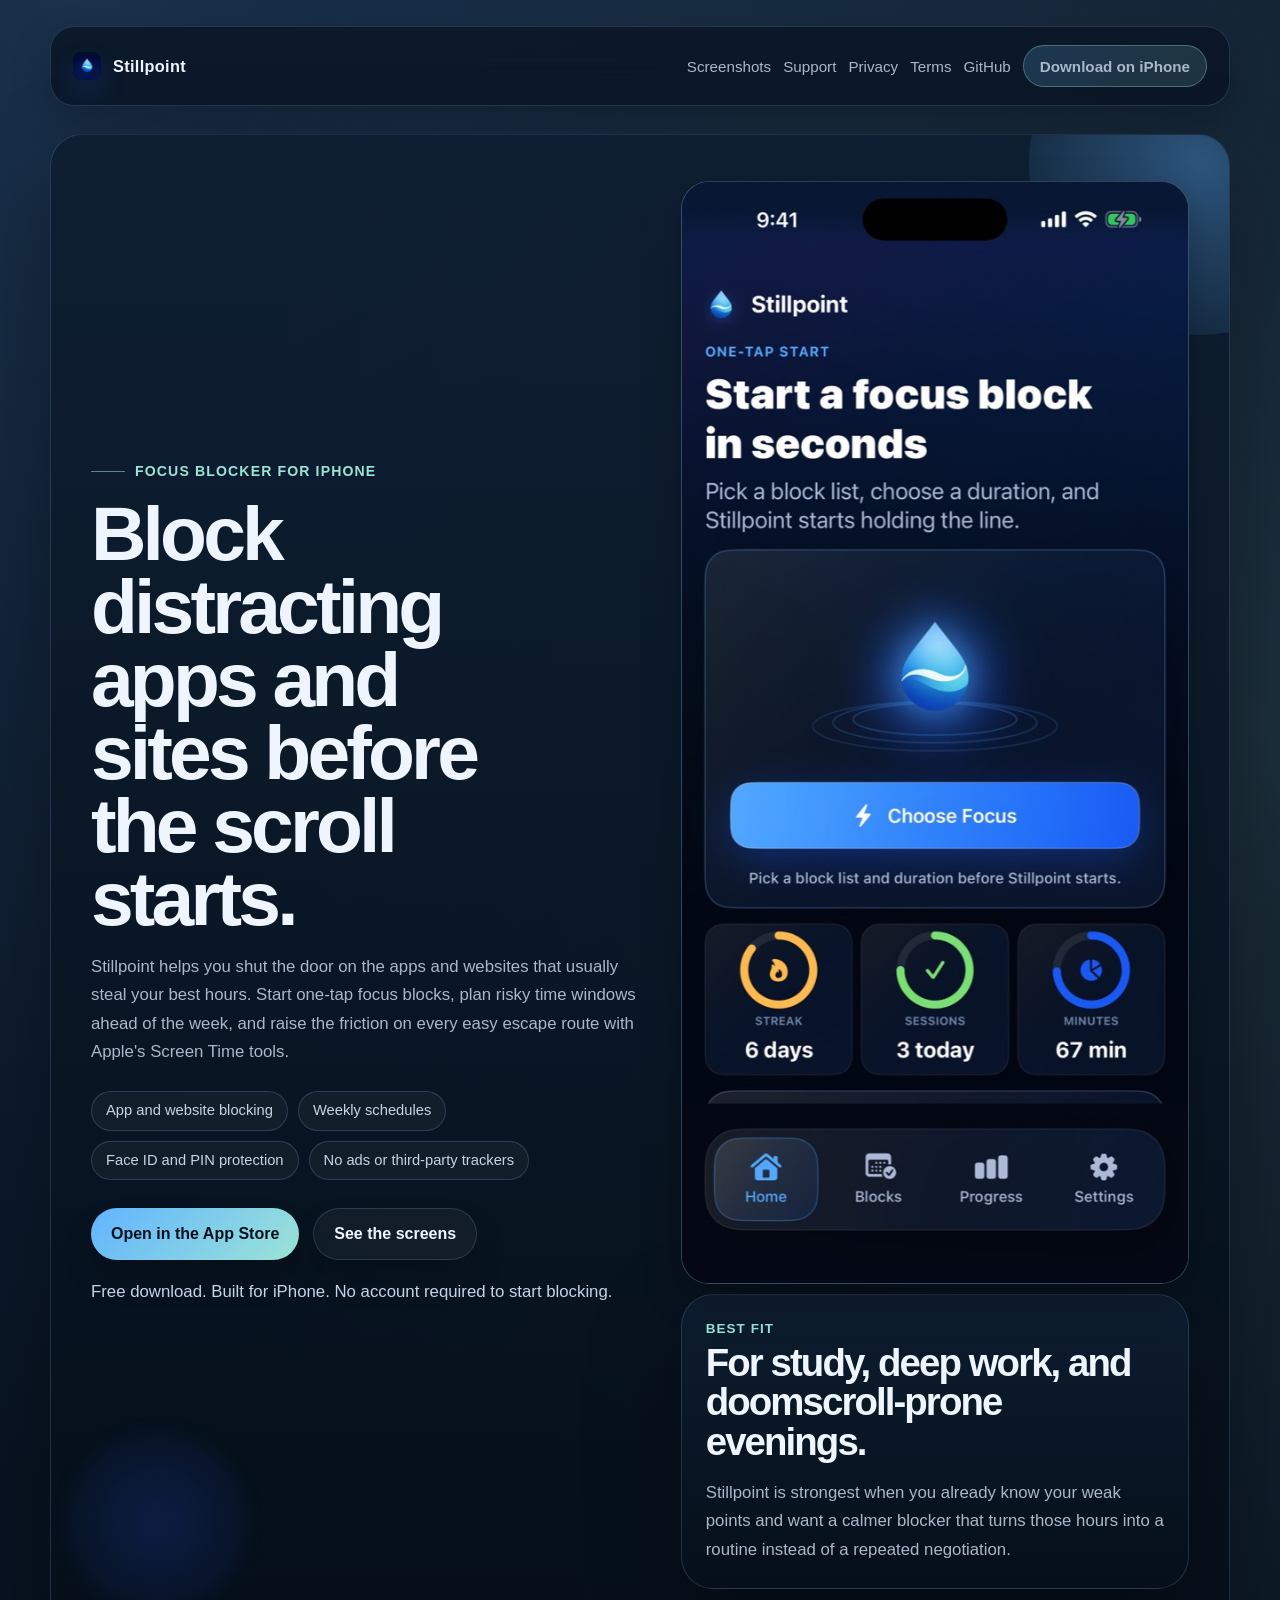
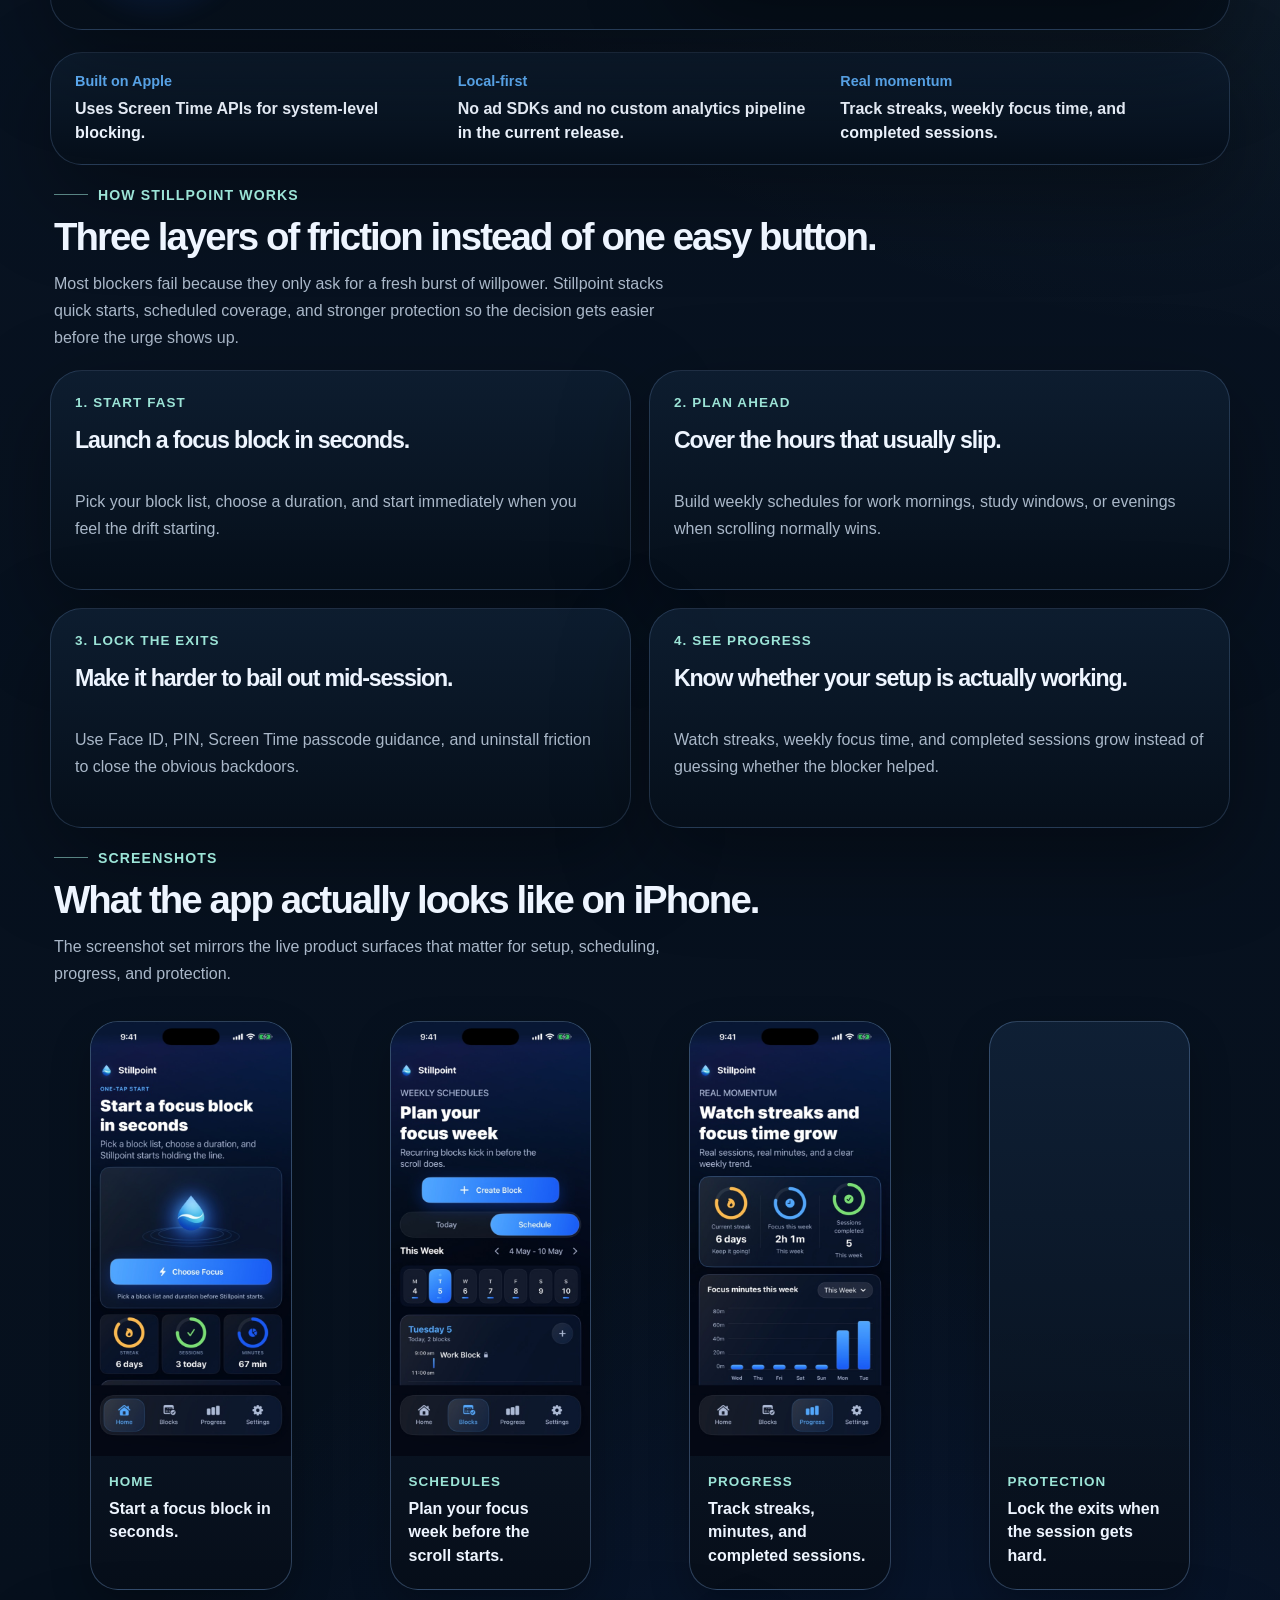
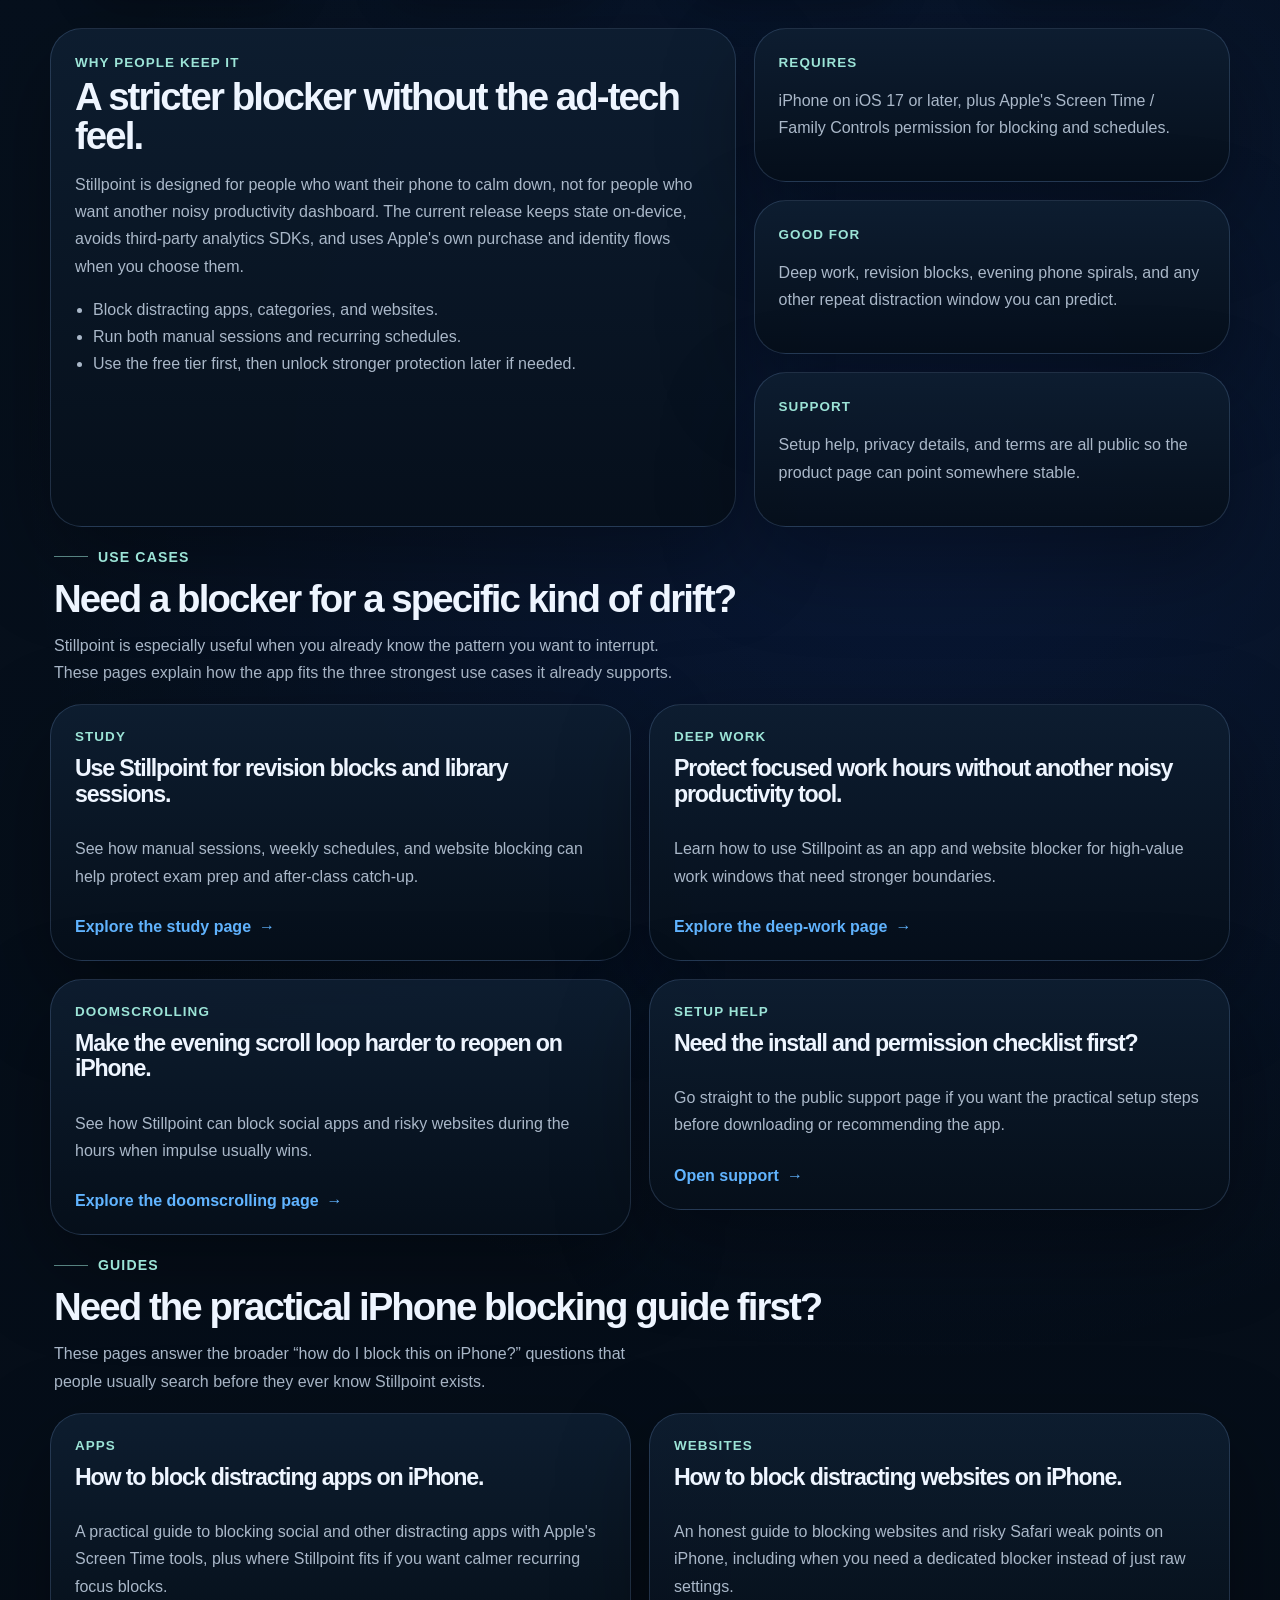
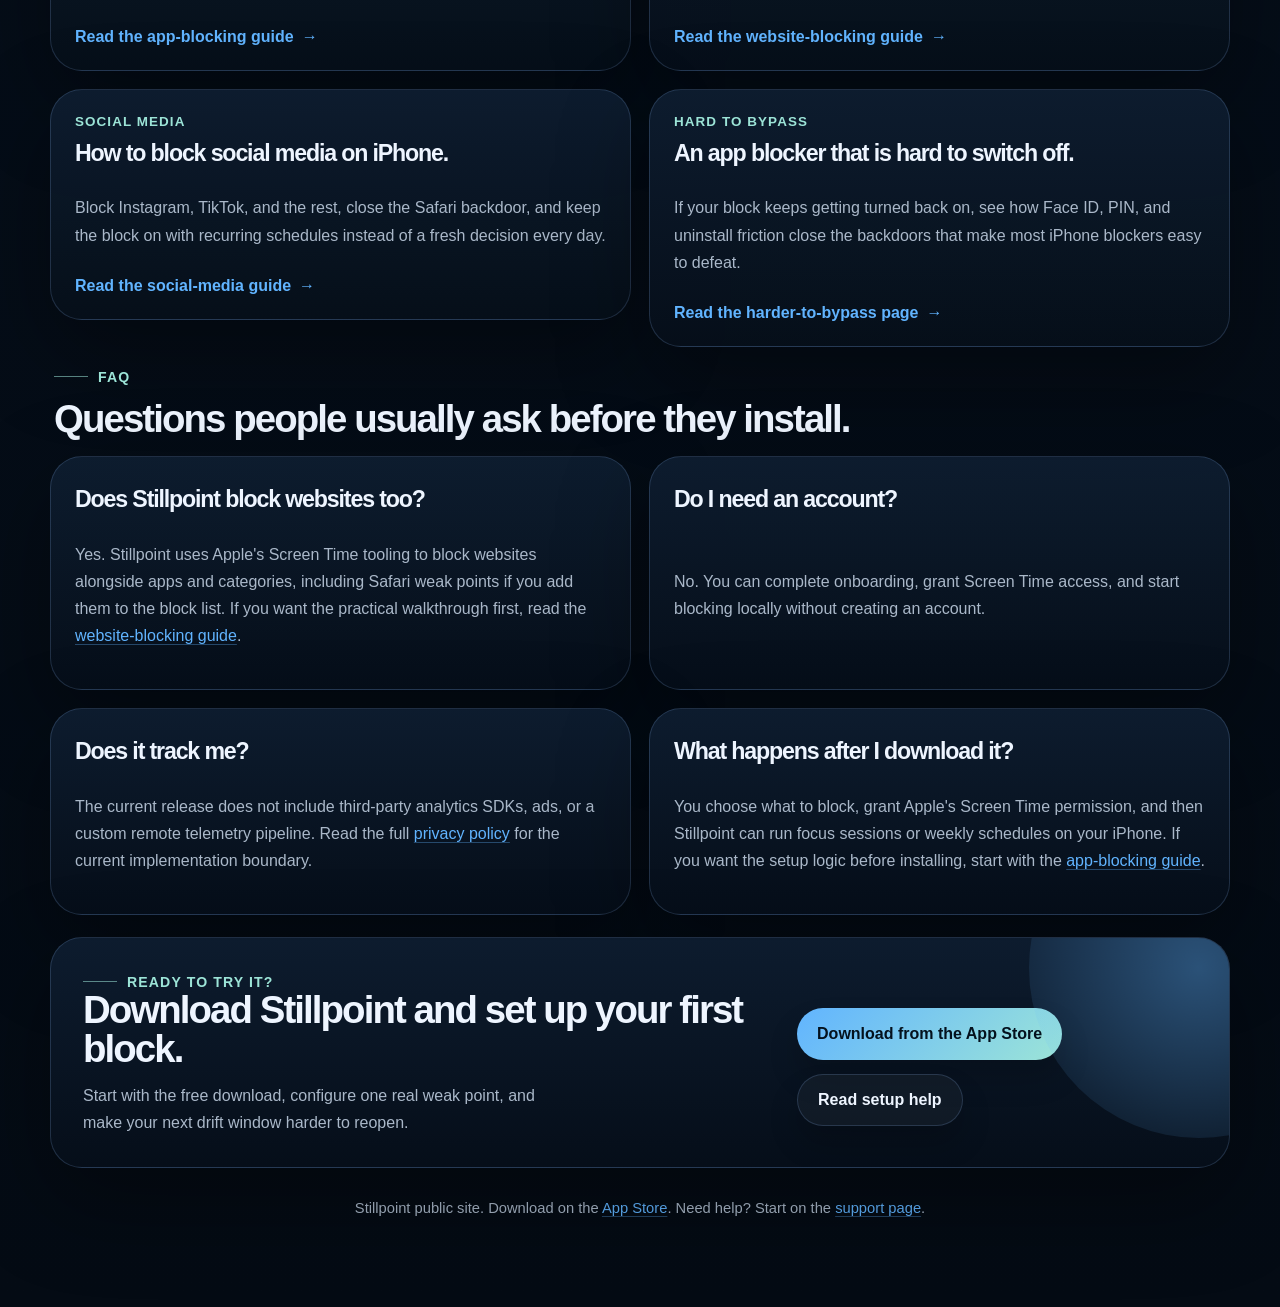
<file: index.html>
<!DOCTYPE html>
<html lang="en">
<head>
  <meta charset="utf-8">
  <meta name="viewport" content="width=device-width, initial-scale=1">
  <title>Stillpoint | Block Distracting Apps and Sites on iPhone</title>
  <meta name="description" content="Stillpoint is an iPhone focus blocker that helps you block distracting apps and websites, run weekly schedules, and build calmer screen habits.">
  <meta name="apple-itunes-app" content="app-id=6763879455">
  <meta property="og:type" content="website">
  <meta property="og:site_name" content="Stillpoint">
  <meta property="og:title" content="Stillpoint | Block Distracting Apps and Sites on iPhone">
  <meta property="og:description" content="Start focus blocks in seconds, plan your weak hours, and make distraction harder to reopen with Apple's Screen Time tools.">
  <meta property="og:url" content="https://oscardowd.github.io/stillpoint-site/">
  <meta property="og:image" content="https://oscardowd.github.io/stillpoint-site/assets/social/home.jpg">
  <meta property="og:image:width" content="1200">
  <meta property="og:image:height" content="630">
  <meta property="og:image:alt" content="Stillpoint social card showing the line 'Block distracting apps and sites before the scroll starts.'">
  <meta name="twitter:card" content="summary_large_image">
  <meta name="twitter:title" content="Stillpoint | Block Distracting Apps and Sites on iPhone">
  <meta name="twitter:description" content="An iPhone-first focus blocker for deep work, study, and calmer evenings.">
  <meta name="twitter:image" content="https://oscardowd.github.io/stillpoint-site/assets/social/home.jpg">
  <link rel="canonical" href="https://oscardowd.github.io/stillpoint-site/">
  <link rel="stylesheet" href="styles.css">
  <script type="application/ld+json">
    {
      "@context": "https://schema.org",
      "@type": "MobileApplication",
      "name": "Stillpoint",
      "operatingSystem": "iOS 17.0 or later",
      "applicationCategory": "ProductivityApplication",
      "url": "https://oscardowd.github.io/stillpoint-site/",
      "downloadUrl": "https://apps.apple.com/app/id6763879455",
      "description": "Stillpoint is an iPhone focus blocker that helps you block distracting apps and websites, run weekly schedules, and make distraction harder to reopen.",
      "featureList": [
        "Manual focus sessions",
        "Recurring weekly schedules",
        "Website and app blocking with Apple Screen Time",
        "Protection with Face ID, PIN, and uninstall friction",
        "Weekly streak and focus-time tracking"
      ],
      "screenshot": [
        "https://oscardowd.github.io/stillpoint-site/assets/screenshots/home.jpg",
        "https://oscardowd.github.io/stillpoint-site/assets/screenshots/blocks.jpg",
        "https://oscardowd.github.io/stillpoint-site/assets/screenshots/progress.jpg",
        "https://oscardowd.github.io/stillpoint-site/assets/screenshots/protection.jpg"
      ]
    }
  </script>
</head>
<body>
  <div class="shell">
    <nav class="nav">
      <a class="brand" href="./">
        <img class="brand-image" src="assets/brand/stillpoint-mark.png" alt="" width="28" height="28">
        <span>Stillpoint</span>
      </a>
      <div class="nav-links">
        <a href="#screenshots">Screenshots</a>
        <a href="support/">Support</a>
        <a href="privacy/">Privacy</a>
        <a href="terms/">Terms</a>
        <a href="https://github.com/oscardowd/stillpoint-site" target="_blank" rel="noreferrer">GitHub</a>
        <a class="nav-cta" href="https://apps.apple.com/app/id6763879455" target="_blank" rel="noreferrer">Download on iPhone</a>
      </div>
    </nav>

    <section class="hero hero-home">
      <div class="hero-grid">
        <div class="hero-copy">
          <div class="eyebrow">Focus blocker for iPhone</div>
          <h1>Block distracting apps and sites before the scroll starts.</h1>
          <p>Stillpoint helps you shut the door on the apps and websites that usually steal your best hours. Start one-tap focus blocks, plan risky time windows ahead of the week, and raise the friction on every easy escape route with Apple's Screen Time tools.</p>

          <div class="hero-pills" aria-label="Stillpoint highlights">
            <span class="pill">App and website blocking</span>
            <span class="pill">Weekly schedules</span>
            <span class="pill">Face ID and PIN protection</span>
            <span class="pill">No ads or third-party trackers</span>
          </div>

          <div class="button-row">
            <a class="button" href="https://apps.apple.com/app/id6763879455" target="_blank" rel="noreferrer">Open in the App Store</a>
            <a class="button-secondary" href="#screenshots">See the screens</a>
          </div>

          <p class="hero-meta">Free download. Built for iPhone. No account required to start blocking.</p>
        </div>

        <aside class="hero-aside">
          <div class="device-card device-card-featured">
            <img src="assets/screenshots/home.jpg" alt="Stillpoint Home screen with a focus action, streak, sessions, and minutes stats." loading="eager" decoding="async" width="722" height="1562">
          </div>
          <div class="proof-card">
            <div class="muted-label">Best fit</div>
            <h2>For study, deep work, and doomscroll-prone evenings.</h2>
            <p>Stillpoint is strongest when you already know your weak points and want a calmer blocker that turns those hours into a routine instead of a repeated negotiation.</p>
          </div>
        </aside>
      </div>
    </section>

    <section class="trust-strip" aria-label="Key product facts">
      <div class="trust-item">
        <span class="trust-kicker">Built on Apple</span>
        <strong>Uses Screen Time APIs for system-level blocking.</strong>
      </div>
      <div class="trust-item">
        <span class="trust-kicker">Local-first</span>
        <strong>No ad SDKs and no custom analytics pipeline in the current release.</strong>
      </div>
      <div class="trust-item">
        <span class="trust-kicker">Real momentum</span>
        <strong>Track streaks, weekly focus time, and completed sessions.</strong>
      </div>
    </section>

    <section class="section-block">
      <div class="section-heading">
        <div class="eyebrow">How Stillpoint works</div>
        <h2>Three layers of friction instead of one easy button.</h2>
        <p>Most blockers fail because they only ask for a fresh burst of willpower. Stillpoint stacks quick starts, scheduled coverage, and stronger protection so the decision gets easier before the urge shows up.</p>
      </div>

      <div class="feature-grid">
        <article class="card feature-card">
          <div class="muted-label">1. Start fast</div>
          <h3>Launch a focus block in seconds.</h3>
          <p>Pick your block list, choose a duration, and start immediately when you feel the drift starting.</p>
        </article>
        <article class="card feature-card">
          <div class="muted-label">2. Plan ahead</div>
          <h3>Cover the hours that usually slip.</h3>
          <p>Build weekly schedules for work mornings, study windows, or evenings when scrolling normally wins.</p>
        </article>
        <article class="card feature-card">
          <div class="muted-label">3. Lock the exits</div>
          <h3>Make it harder to bail out mid-session.</h3>
          <p>Use Face ID, PIN, Screen Time passcode guidance, and uninstall friction to close the obvious backdoors.</p>
        </article>
        <article class="card feature-card">
          <div class="muted-label">4. See progress</div>
          <h3>Know whether your setup is actually working.</h3>
          <p>Watch streaks, weekly focus time, and completed sessions grow instead of guessing whether the blocker helped.</p>
        </article>
      </div>
    </section>

    <section class="section-block" id="screenshots">
      <div class="section-heading">
        <div class="eyebrow">Screenshots</div>
        <h2>What the app actually looks like on iPhone.</h2>
        <p>The screenshot set mirrors the live product surfaces that matter for setup, scheduling, progress, and protection.</p>
      </div>

      <div class="showcase-grid">
        <figure class="shot-card">
            <img src="assets/screenshots/home.jpg" alt="Stillpoint Home screen showing a focus block action and weekly stats." decoding="async" width="722" height="1562">
          <figcaption>
            <span class="muted-label">Home</span>
            <strong>Start a focus block in seconds.</strong>
          </figcaption>
        </figure>
        <figure class="shot-card">
            <img src="assets/screenshots/blocks.jpg" alt="Stillpoint Blocks screen showing a weekly schedule with a work block." decoding="async" width="722" height="1562">
          <figcaption>
            <span class="muted-label">Schedules</span>
            <strong>Plan your focus week before the scroll starts.</strong>
          </figcaption>
        </figure>
        <figure class="shot-card">
            <img src="assets/screenshots/progress.jpg" alt="Stillpoint Progress screen showing weekly focus minutes and completed sessions." decoding="async" width="722" height="1562">
          <figcaption>
            <span class="muted-label">Progress</span>
            <strong>Track streaks, minutes, and completed sessions.</strong>
          </figcaption>
        </figure>
        <figure class="shot-card">
            <img src="assets/screenshots/protection.jpg" alt="Stillpoint Settings screen showing Face ID, PIN, and protection options." decoding="async" width="722" height="1562">
          <figcaption>
            <span class="muted-label">Protection</span>
            <strong>Lock the exits when the session gets hard.</strong>
          </figcaption>
        </figure>
      </div>
    </section>

    <section class="section-block">
      <div class="content-grid">
        <article class="content-card">
          <div class="muted-label">Why people keep it</div>
          <h2>A stricter blocker without the ad-tech feel.</h2>
          <p>Stillpoint is designed for people who want their phone to calm down, not for people who want another noisy productivity dashboard. The current release keeps state on-device, avoids third-party analytics SDKs, and uses Apple's own purchase and identity flows when you choose them.</p>
          <ul class="list">
            <li>Block distracting apps, categories, and websites.</li>
            <li>Run both manual sessions and recurring schedules.</li>
            <li>Use the free tier first, then unlock stronger protection later if needed.</li>
          </ul>
        </article>

        <aside class="stack">
          <article class="content-card">
            <div class="muted-label">Requires</div>
            <p>iPhone on iOS 17 or later, plus Apple's Screen Time / Family Controls permission for blocking and schedules.</p>
          </article>
          <article class="content-card">
            <div class="muted-label">Good for</div>
            <p>Deep work, revision blocks, evening phone spirals, and any other repeat distraction window you can predict.</p>
          </article>
          <article class="content-card">
            <div class="muted-label">Support</div>
            <p>Setup help, privacy details, and terms are all public so the product page can point somewhere stable.</p>
          </article>
        </aside>
      </div>
    </section>

    <section class="section-block">
      <div class="section-heading">
        <div class="eyebrow">Use cases</div>
        <h2>Need a blocker for a specific kind of drift?</h2>
        <p>Stillpoint is especially useful when you already know the pattern you want to interrupt. These pages explain how the app fits the three strongest use cases it already supports.</p>
      </div>

      <div class="feature-grid">
        <a class="card-link" href="study/">
          <article class="card link-card">
            <div class="muted-label">Study</div>
            <h3>Use Stillpoint for revision blocks and library sessions.</h3>
            <p>See how manual sessions, weekly schedules, and website blocking can help protect exam prep and after-class catch-up.</p>
            <span class="link-card-foot">Explore the study page <span aria-hidden="true">→</span></span>
          </article>
        </a>
        <a class="card-link" href="deep-work/">
          <article class="card link-card">
            <div class="muted-label">Deep work</div>
            <h3>Protect focused work hours without another noisy productivity tool.</h3>
            <p>Learn how to use Stillpoint as an app and website blocker for high-value work windows that need stronger boundaries.</p>
            <span class="link-card-foot">Explore the deep-work page <span aria-hidden="true">→</span></span>
          </article>
        </a>
        <a class="card-link" href="doomscrolling/">
          <article class="card link-card">
            <div class="muted-label">Doomscrolling</div>
            <h3>Make the evening scroll loop harder to reopen on iPhone.</h3>
            <p>See how Stillpoint can block social apps and risky websites during the hours when impulse usually wins.</p>
            <span class="link-card-foot">Explore the doomscrolling page <span aria-hidden="true">→</span></span>
          </article>
        </a>
        <a class="card-link" href="support/">
          <article class="card link-card">
            <div class="muted-label">Setup help</div>
            <h3>Need the install and permission checklist first?</h3>
            <p>Go straight to the public support page if you want the practical setup steps before downloading or recommending the app.</p>
            <span class="link-card-foot">Open support <span aria-hidden="true">→</span></span>
          </article>
        </a>
      </div>
    </section>

    <section class="section-block">
      <div class="section-heading">
        <div class="eyebrow">Guides</div>
        <h2>Need the practical iPhone blocking guide first?</h2>
        <p>These pages answer the broader “how do I block this on iPhone?” questions that people usually search before they ever know Stillpoint exists.</p>
      </div>

      <div class="feature-grid">
        <a class="card-link" href="block-apps-on-iphone/">
          <article class="card link-card">
            <div class="muted-label">Apps</div>
            <h3>How to block distracting apps on iPhone.</h3>
            <p>A practical guide to blocking social and other distracting apps with Apple's Screen Time tools, plus where Stillpoint fits if you want calmer recurring focus blocks.</p>
            <span class="link-card-foot">Read the app-blocking guide <span aria-hidden="true">→</span></span>
          </article>
        </a>
        <a class="card-link" href="block-websites-on-iphone/">
          <article class="card link-card">
            <div class="muted-label">Websites</div>
            <h3>How to block distracting websites on iPhone.</h3>
            <p>An honest guide to blocking websites and risky Safari weak points on iPhone, including when you need a dedicated blocker instead of just raw settings.</p>
            <span class="link-card-foot">Read the website-blocking guide <span aria-hidden="true">→</span></span>
          </article>
        </a>
        <a class="card-link" href="block-social-media-on-iphone/">
          <article class="card link-card">
            <div class="muted-label">Social media</div>
            <h3>How to block social media on iPhone.</h3>
            <p>Block Instagram, TikTok, and the rest, close the Safari backdoor, and keep the block on with recurring schedules instead of a fresh decision every day.</p>
            <span class="link-card-foot">Read the social-media guide <span aria-hidden="true">→</span></span>
          </article>
        </a>
        <a class="card-link" href="app-blocker-you-cant-bypass/">
          <article class="card link-card">
            <div class="muted-label">Hard to bypass</div>
            <h3>An app blocker that is hard to switch off.</h3>
            <p>If your block keeps getting turned back on, see how Face ID, PIN, and uninstall friction close the backdoors that make most iPhone blockers easy to defeat.</p>
            <span class="link-card-foot">Read the harder-to-bypass page <span aria-hidden="true">→</span></span>
          </article>
        </a>
      </div>
    </section>

    <section class="section-block">
      <div class="section-heading">
        <div class="eyebrow">FAQ</div>
        <h2>Questions people usually ask before they install.</h2>
      </div>

      <div class="faq-grid">
        <article class="content-card faq-card">
          <h3>Does Stillpoint block websites too?</h3>
          <p>Yes. Stillpoint uses Apple's Screen Time tooling to block websites alongside apps and categories, including Safari weak points if you add them to the block list. If you want the practical walkthrough first, read the <a href="block-websites-on-iphone/">website-blocking guide</a>.</p>
        </article>
        <article class="content-card faq-card">
          <h3>Do I need an account?</h3>
          <p>No. You can complete onboarding, grant Screen Time access, and start blocking locally without creating an account.</p>
        </article>
        <article class="content-card faq-card">
          <h3>Does it track me?</h3>
          <p>The current release does not include third-party analytics SDKs, ads, or a custom remote telemetry pipeline. Read the full <a href="privacy/">privacy policy</a> for the current implementation boundary.</p>
        </article>
        <article class="content-card faq-card">
          <h3>What happens after I download it?</h3>
          <p>You choose what to block, grant Apple's Screen Time permission, and then Stillpoint can run focus sessions or weekly schedules on your iPhone. If you want the setup logic before installing, start with the <a href="block-apps-on-iphone/">app-blocking guide</a>.</p>
        </article>
      </div>
    </section>

    <section class="cta-band">
      <div>
        <div class="eyebrow">Ready to try it?</div>
        <h2>Download Stillpoint and set up your first block.</h2>
        <p>Start with the free download, configure one real weak point, and make your next drift window harder to reopen.</p>
      </div>
      <div class="button-row">
        <a class="button" href="https://apps.apple.com/app/id6763879455" target="_blank" rel="noreferrer">Download from the App Store</a>
        <a class="button-secondary" href="support/">Read setup help</a>
      </div>
    </section>

    <p class="footer">Stillpoint public site. Download on the <a href="https://apps.apple.com/app/id6763879455" target="_blank" rel="noreferrer">App Store</a>. Need help? Start on the <a href="support/">support page</a>.</p>
  </div>
</body>
</html>
</file>
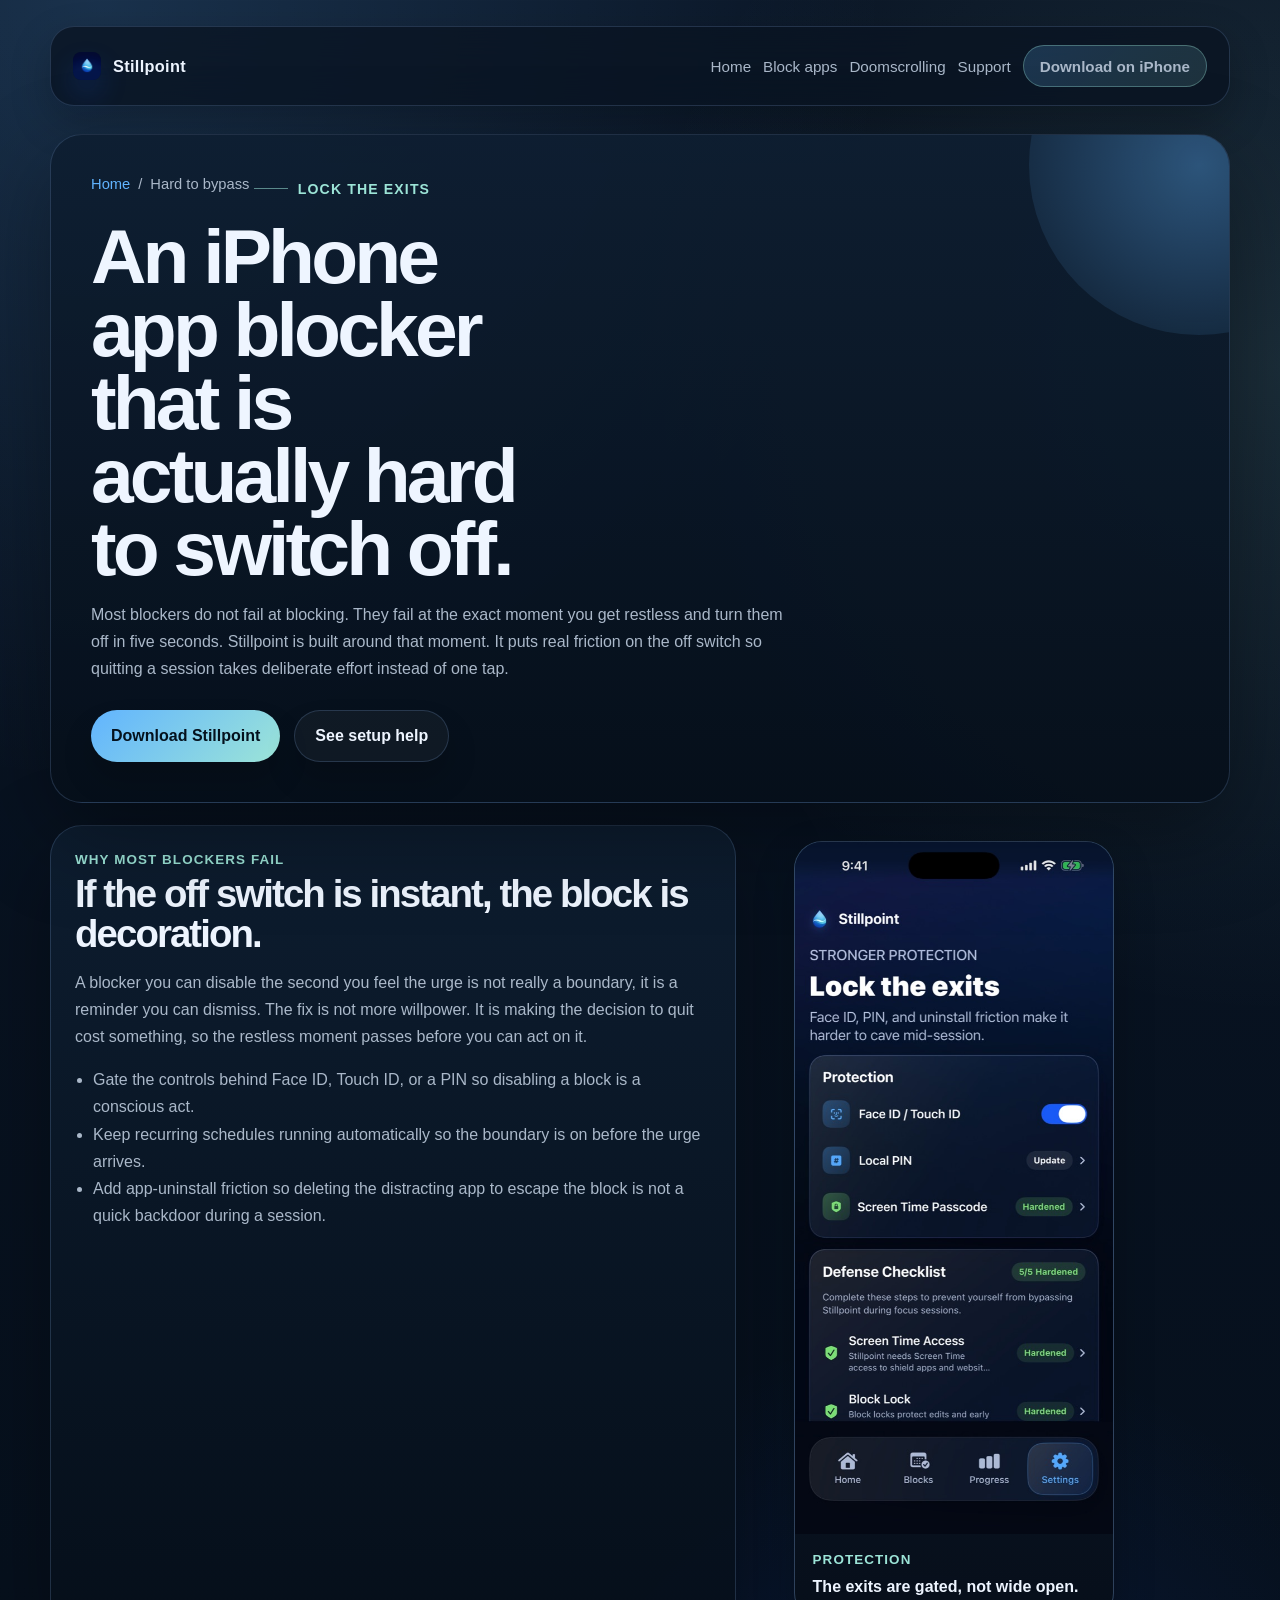
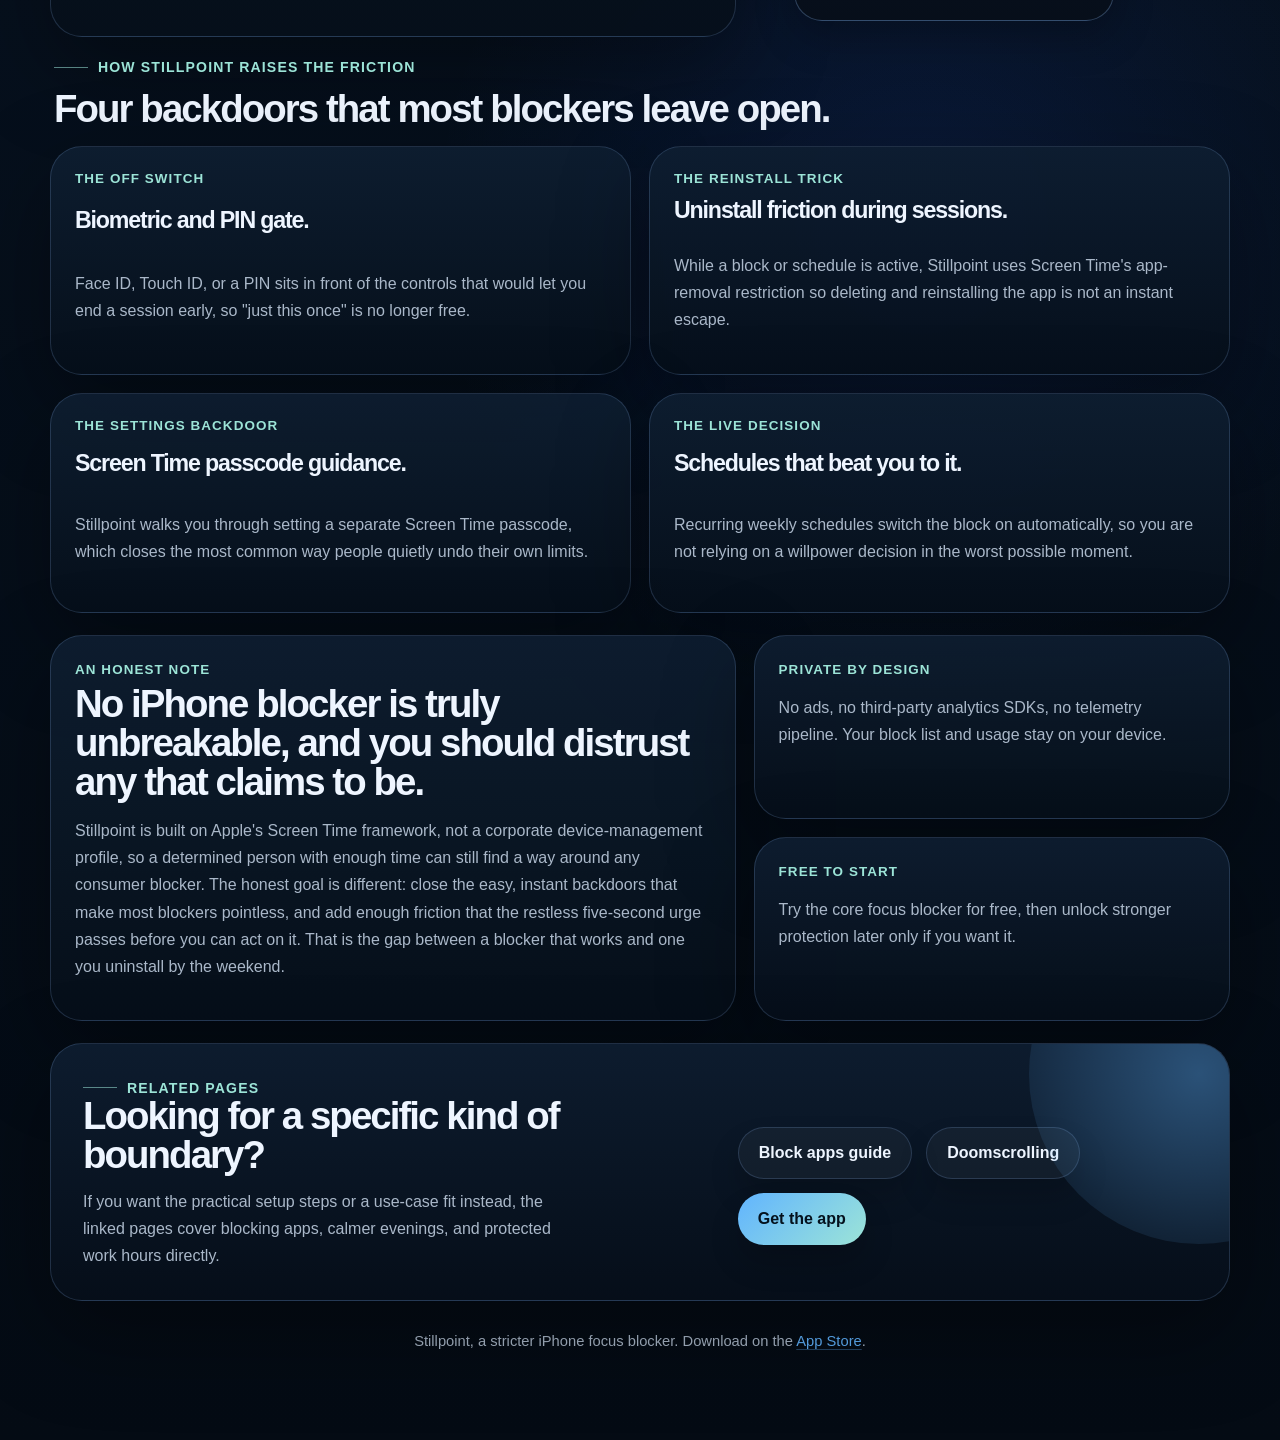
<file: app-blocker-you-cant-bypass/index.html>
<!DOCTYPE html>
<html lang="en">
<head>
  <meta charset="utf-8">
  <meta name="viewport" content="width=device-width, initial-scale=1">
  <title>An App Blocker That Is Hard to Bypass on iPhone | Stillpoint</title>
  <meta name="description" content="Most iPhone app blockers fail because you can turn them off in seconds. Stillpoint adds Face ID, PIN, and uninstall friction so the off switch is no longer instant.">
  <meta name="apple-itunes-app" content="app-id=6763879455">
  <meta property="og:type" content="website">
  <meta property="og:site_name" content="Stillpoint">
  <meta property="og:title" content="An App Blocker That Is Hard to Bypass on iPhone | Stillpoint">
  <meta property="og:description" content="Stop turning your blocker off the second you get restless. Stillpoint puts real friction on the exits with Face ID, PIN, and uninstall protection.">
  <meta property="og:url" content="https://oscardowd.github.io/stillpoint-site/app-blocker-you-cant-bypass/">
  <meta property="og:image" content="https://oscardowd.github.io/stillpoint-site/assets/social/app-blocker-you-cant-bypass.jpg">
  <meta property="og:image:width" content="1200">
  <meta property="og:image:height" content="630">
  <meta property="og:image:alt" content="Stillpoint social card for a harder-to-bypass iPhone app blocker.">
  <meta name="twitter:card" content="summary_large_image">
  <meta name="twitter:title" content="An App Blocker That Is Hard to Bypass on iPhone | Stillpoint">
  <meta name="twitter:description" content="Close the backdoors that make most iPhone blockers easy to switch off mid-session.">
  <meta name="twitter:image" content="https://oscardowd.github.io/stillpoint-site/assets/social/app-blocker-you-cant-bypass.jpg">
  <link rel="canonical" href="https://oscardowd.github.io/stillpoint-site/app-blocker-you-cant-bypass/">
  <link rel="stylesheet" href="../styles.css">
</head>
<body>
  <div class="shell">
    <nav class="nav">
      <a class="brand" href="../">
        <img class="brand-image" src="../assets/brand/stillpoint-mark.png" alt="" width="28" height="28">
        <span>Stillpoint</span>
      </a>
      <div class="nav-links">
        <a href="../">Home</a>
        <a href="../block-apps-on-iphone/">Block apps</a>
        <a href="../doomscrolling/">Doomscrolling</a>
        <a href="../support/">Support</a>
        <a class="nav-cta" href="https://apps.apple.com/app/id6763879455" target="_blank" rel="noreferrer">Download on iPhone</a>
      </div>
    </nav>

    <section class="page-hero">
      <div class="hero-copy">
        <div class="breadcrumb"><a href="../">Home</a> / <span>Hard to bypass</span></div>
        <div class="eyebrow">Lock the exits</div>
        <h1>An iPhone app blocker that is actually hard to switch off.</h1>
        <p>Most blockers do not fail at blocking. They fail at the exact moment you get restless and turn them off in five seconds. Stillpoint is built around that moment. It puts real friction on the off switch so quitting a session takes deliberate effort instead of one tap.</p>
        <div class="button-row">
          <a class="button" href="https://apps.apple.com/app/id6763879455" target="_blank" rel="noreferrer">Download Stillpoint</a>
          <a class="button-secondary" href="../support/">See setup help</a>
        </div>
      </div>
    </section>

    <section class="content-grid section-block">
      <article class="content-card">
        <div class="muted-label">Why most blockers fail</div>
        <h2>If the off switch is instant, the block is decoration.</h2>
        <p>A blocker you can disable the second you feel the urge is not really a boundary, it is a reminder you can dismiss. The fix is not more willpower. It is making the decision to quit cost something, so the restless moment passes before you can act on it.</p>
        <ul class="list">
          <li>Gate the controls behind Face ID, Touch ID, or a PIN so disabling a block is a conscious act.</li>
          <li>Keep recurring schedules running automatically so the boundary is on before the urge arrives.</li>
          <li>Add app-uninstall friction so deleting the distracting app to escape the block is not a quick backdoor during a session.</li>
        </ul>
      </article>

      <aside class="stack">
        <figure class="shot-card page-shot">
          <img src="../assets/screenshots/protection.jpg" alt="Stillpoint Settings screen showing Face ID, PIN, and protection options." decoding="async" width="722" height="1562">
          <figcaption>
            <span class="muted-label">Protection</span>
            <strong>The exits are gated, not wide open.</strong>
          </figcaption>
        </figure>
      </aside>
    </section>

    <section class="section-block">
      <div class="section-heading">
        <div class="eyebrow">How Stillpoint raises the friction</div>
        <h2>Four backdoors that most blockers leave open.</h2>
      </div>

      <div class="feature-grid">
        <article class="card feature-card">
          <div class="muted-label">The off switch</div>
          <h3>Biometric and PIN gate.</h3>
          <p>Face ID, Touch ID, or a PIN sits in front of the controls that would let you end a session early, so "just this once" is no longer free.</p>
        </article>
        <article class="card feature-card">
          <div class="muted-label">The reinstall trick</div>
          <h3>Uninstall friction during sessions.</h3>
          <p>While a block or schedule is active, Stillpoint uses Screen Time's app-removal restriction so deleting and reinstalling the app is not an instant escape.</p>
        </article>
        <article class="card feature-card">
          <div class="muted-label">The settings backdoor</div>
          <h3>Screen Time passcode guidance.</h3>
          <p>Stillpoint walks you through setting a separate Screen Time passcode, which closes the most common way people quietly undo their own limits.</p>
        </article>
        <article class="card feature-card">
          <div class="muted-label">The live decision</div>
          <h3>Schedules that beat you to it.</h3>
          <p>Recurring weekly schedules switch the block on automatically, so you are not relying on a willpower decision in the worst possible moment.</p>
        </article>
      </div>
    </section>

    <section class="content-grid section-block">
      <article class="content-card">
        <div class="muted-label">An honest note</div>
        <h2>No iPhone blocker is truly unbreakable, and you should distrust any that claims to be.</h2>
        <p>Stillpoint is built on Apple's Screen Time framework, not a corporate device-management profile, so a determined person with enough time can still find a way around any consumer blocker. The honest goal is different: close the easy, instant backdoors that make most blockers pointless, and add enough friction that the restless five-second urge passes before you can act on it. That is the gap between a blocker that works and one you uninstall by the weekend.</p>
      </article>
      <aside class="stack">
        <article class="content-card">
          <div class="muted-label">Private by design</div>
          <p>No ads, no third-party analytics SDKs, no telemetry pipeline. Your block list and usage stay on your device.</p>
        </article>
        <article class="content-card">
          <div class="muted-label">Free to start</div>
          <p>Try the core focus blocker for free, then unlock stronger protection later only if you want it.</p>
        </article>
      </aside>
    </section>

    <section class="cta-band">
      <div>
        <div class="eyebrow">Related pages</div>
        <h2>Looking for a specific kind of boundary?</h2>
        <p>If you want the practical setup steps or a use-case fit instead, the linked pages cover blocking apps, calmer evenings, and protected work hours directly.</p>
      </div>
      <div class="button-row">
        <a class="button-secondary" href="../block-apps-on-iphone/">Block apps guide</a>
        <a class="button-secondary" href="../doomscrolling/">Doomscrolling</a>
        <a class="button" href="https://apps.apple.com/app/id6763879455" target="_blank" rel="noreferrer">Get the app</a>
      </div>
    </section>

    <p class="footer">Stillpoint, a stricter iPhone focus blocker. Download on the <a href="https://apps.apple.com/app/id6763879455" target="_blank" rel="noreferrer">App Store</a>.</p>
  </div>
</body>
</html>
</file>
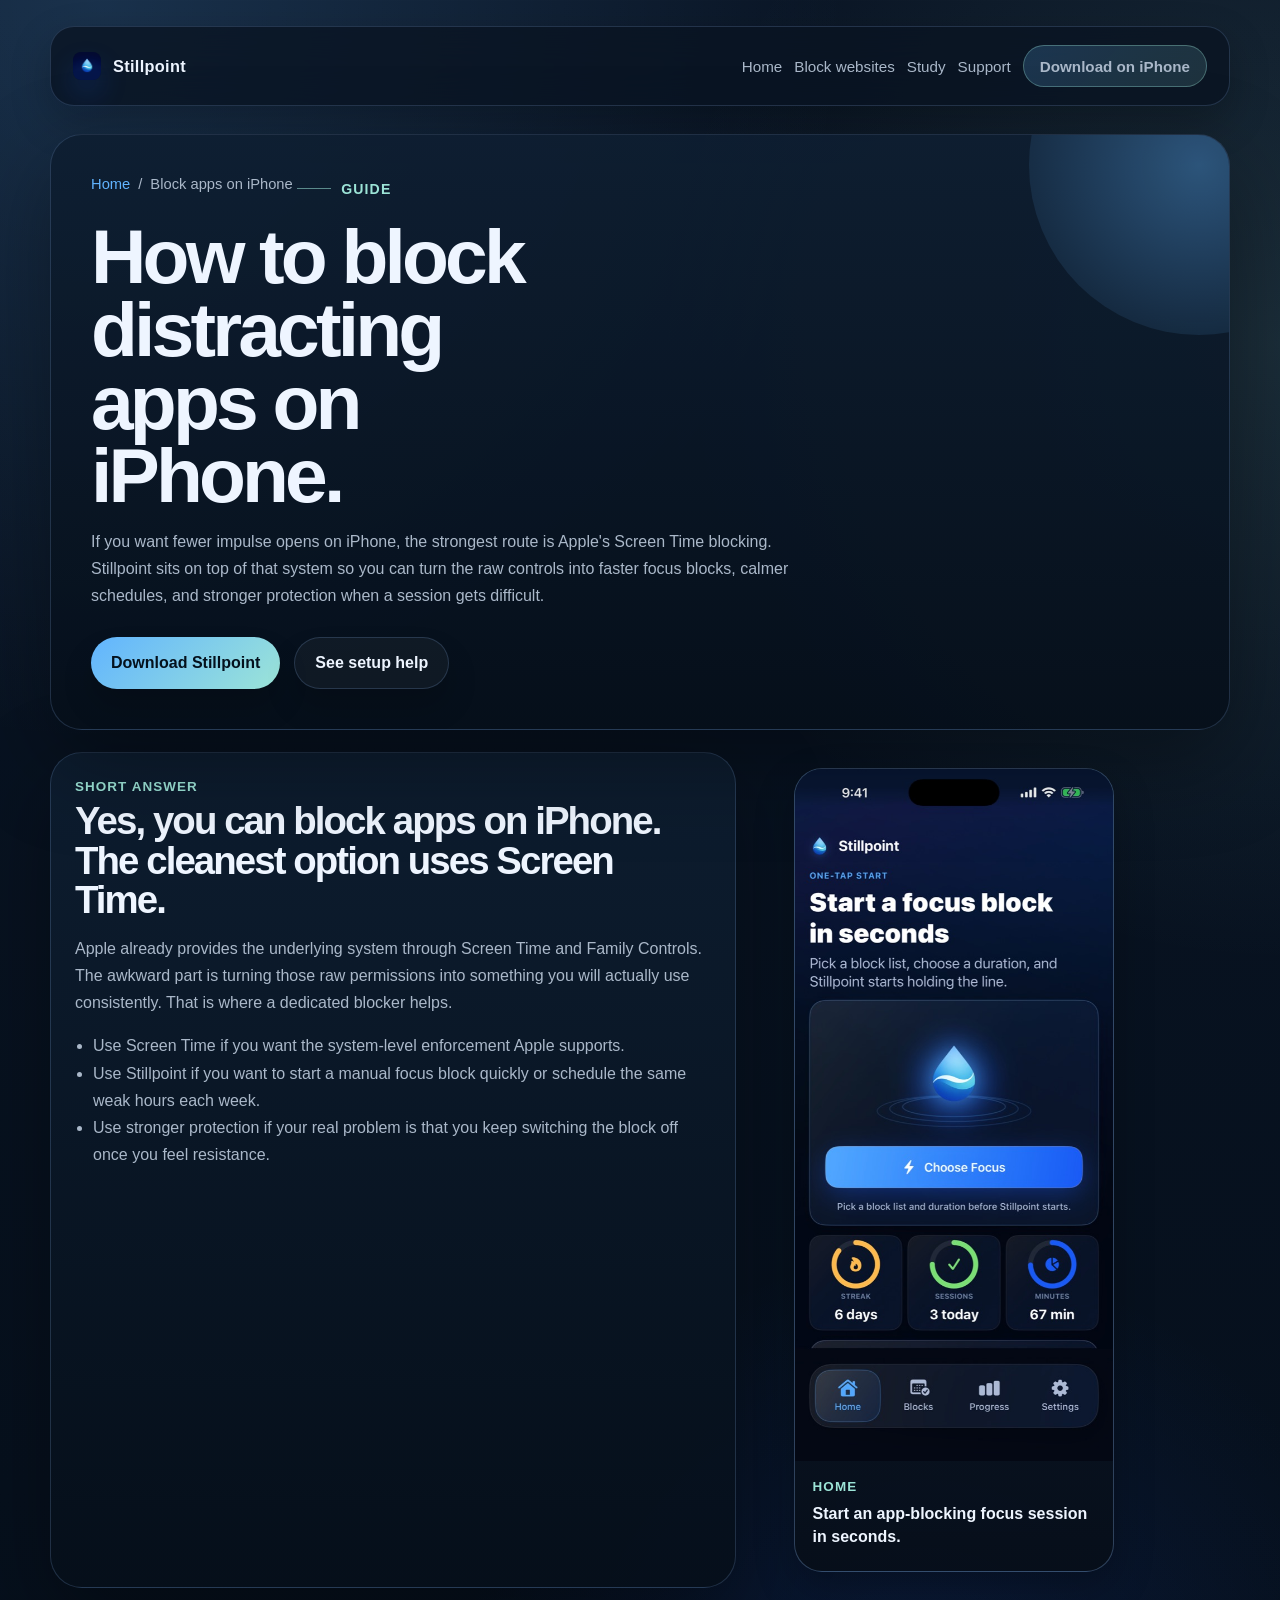
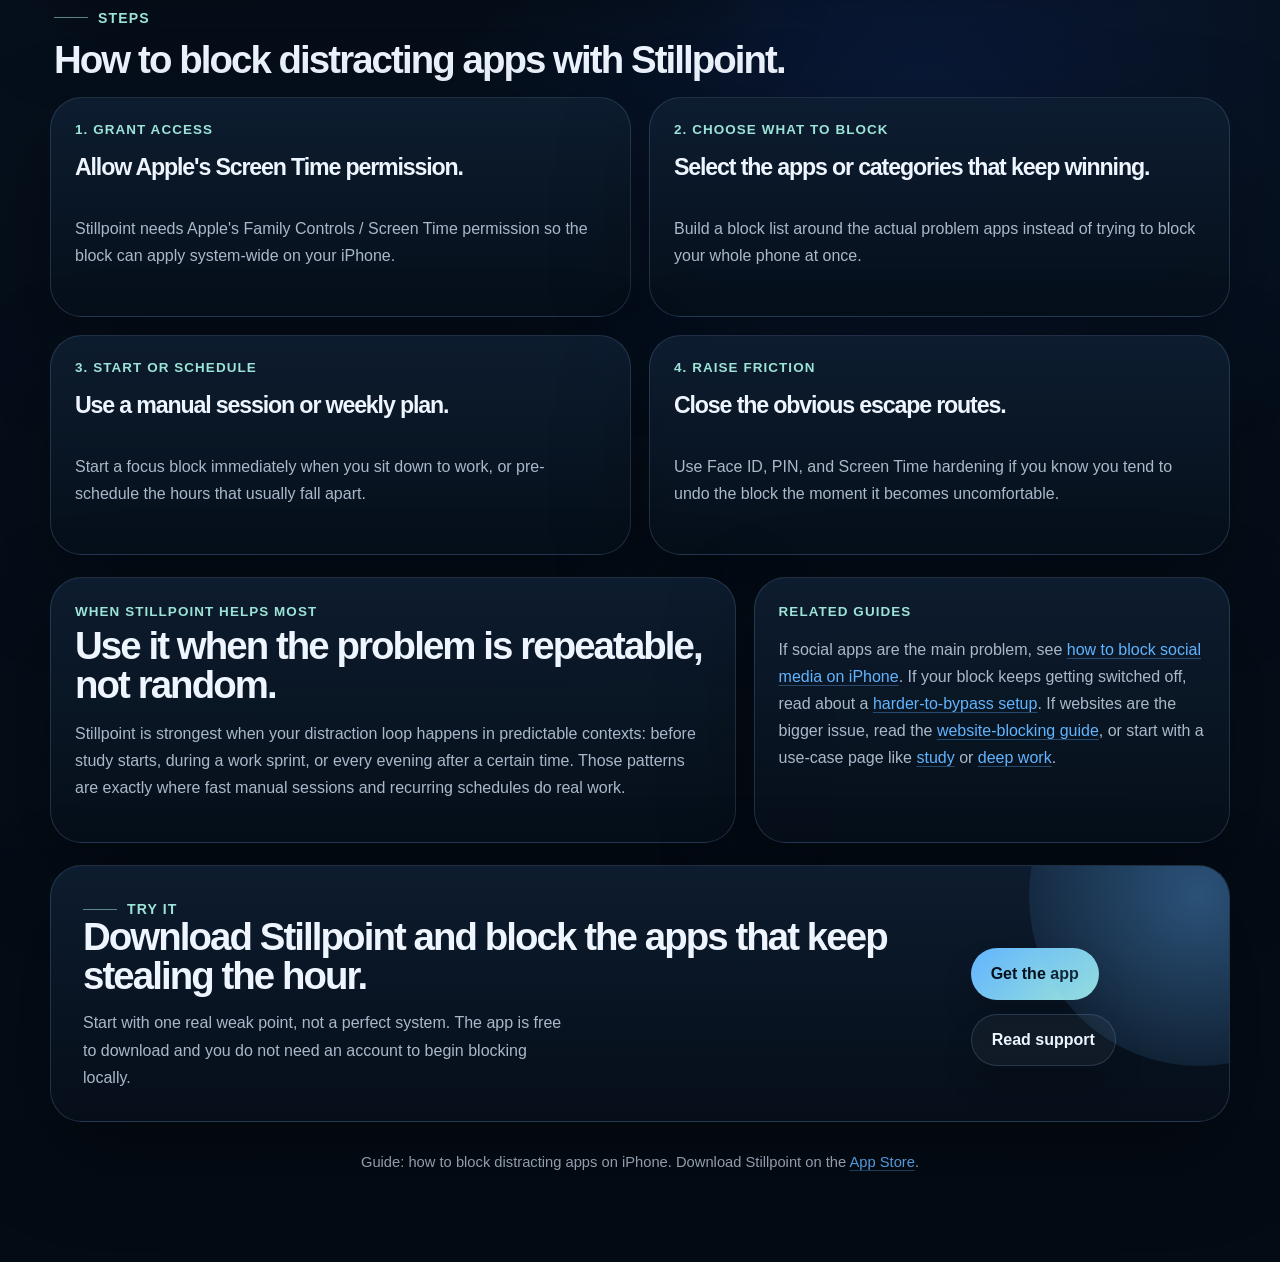
<file: block-apps-on-iphone/index.html>
<!DOCTYPE html>
<html lang="en">
<head>
  <meta charset="utf-8">
  <meta name="viewport" content="width=device-width, initial-scale=1">
  <title>How to Block Distracting Apps on iPhone | Stillpoint Guide</title>
  <meta name="description" content="A practical guide to blocking distracting apps on iPhone with Apple's Screen Time tools, plus when Stillpoint helps with calmer focus blocks and schedules.">
  <meta name="apple-itunes-app" content="app-id=6763879455">
  <meta property="og:type" content="website">
  <meta property="og:site_name" content="Stillpoint">
  <meta property="og:title" content="How to Block Distracting Apps on iPhone | Stillpoint Guide">
  <meta property="og:description" content="A practical guide to blocking distracting apps on iPhone with Apple's Screen Time tools.">
  <meta property="og:url" content="https://oscardowd.github.io/stillpoint-site/block-apps-on-iphone/">
  <meta property="og:image" content="https://oscardowd.github.io/stillpoint-site/assets/social/block-apps-on-iphone.jpg">
  <meta property="og:image:width" content="1200">
  <meta property="og:image:height" content="630">
  <meta property="og:image:alt" content="Stillpoint guide social card for blocking distracting apps on iPhone.">
  <meta name="twitter:card" content="summary_large_image">
  <meta name="twitter:title" content="How to Block Distracting Apps on iPhone | Stillpoint Guide">
  <meta name="twitter:description" content="Use Apple's Screen Time tools through a calmer flow built for fast focus blocks and repeat weak hours.">
  <meta name="twitter:image" content="https://oscardowd.github.io/stillpoint-site/assets/social/block-apps-on-iphone.jpg">
  <link rel="canonical" href="https://oscardowd.github.io/stillpoint-site/block-apps-on-iphone/">
  <link rel="stylesheet" href="../styles.css">
</head>
<body>
  <div class="shell">
    <nav class="nav">
      <a class="brand" href="../">
        <img class="brand-image" src="../assets/brand/stillpoint-mark.png" alt="" width="28" height="28">
        <span>Stillpoint</span>
      </a>
      <div class="nav-links">
        <a href="../">Home</a>
        <a href="../block-websites-on-iphone/">Block websites</a>
        <a href="../study/">Study</a>
        <a href="../support/">Support</a>
        <a class="nav-cta" href="https://apps.apple.com/app/id6763879455" target="_blank" rel="noreferrer">Download on iPhone</a>
      </div>
    </nav>

    <section class="page-hero">
      <div class="hero-copy">
        <div class="breadcrumb"><a href="../">Home</a> / <span>Block apps on iPhone</span></div>
        <div class="eyebrow">Guide</div>
        <h1>How to block distracting apps on iPhone.</h1>
        <p>If you want fewer impulse opens on iPhone, the strongest route is Apple's Screen Time blocking. Stillpoint sits on top of that system so you can turn the raw controls into faster focus blocks, calmer schedules, and stronger protection when a session gets difficult.</p>
        <div class="button-row">
          <a class="button" href="https://apps.apple.com/app/id6763879455" target="_blank" rel="noreferrer">Download Stillpoint</a>
          <a class="button-secondary" href="../support/">See setup help</a>
        </div>
      </div>
    </section>

    <section class="content-grid section-block">
      <article class="content-card">
        <div class="muted-label">Short answer</div>
        <h2>Yes, you can block apps on iPhone. The cleanest option uses Screen Time.</h2>
        <p>Apple already provides the underlying system through Screen Time and Family Controls. The awkward part is turning those raw permissions into something you will actually use consistently. That is where a dedicated blocker helps.</p>
        <ul class="list">
          <li>Use Screen Time if you want the system-level enforcement Apple supports.</li>
          <li>Use Stillpoint if you want to start a manual focus block quickly or schedule the same weak hours each week.</li>
          <li>Use stronger protection if your real problem is that you keep switching the block off once you feel resistance.</li>
        </ul>
      </article>

      <aside class="stack">
        <figure class="shot-card page-shot">
          <img src="../assets/screenshots/home.jpg" alt="Stillpoint Home screen showing a focus block action and weekly stats." decoding="async" width="722" height="1562">
          <figcaption>
            <span class="muted-label">Home</span>
            <strong>Start an app-blocking focus session in seconds.</strong>
          </figcaption>
        </figure>
      </aside>
    </section>

    <section class="section-block">
      <div class="section-heading">
        <div class="eyebrow">Steps</div>
        <h2>How to block distracting apps with Stillpoint.</h2>
      </div>

      <div class="feature-grid">
        <article class="card feature-card">
          <div class="muted-label">1. Grant access</div>
          <h3>Allow Apple's Screen Time permission.</h3>
          <p>Stillpoint needs Apple's Family Controls / Screen Time permission so the block can apply system-wide on your iPhone.</p>
        </article>
        <article class="card feature-card">
          <div class="muted-label">2. Choose what to block</div>
          <h3>Select the apps or categories that keep winning.</h3>
          <p>Build a block list around the actual problem apps instead of trying to block your whole phone at once.</p>
        </article>
        <article class="card feature-card">
          <div class="muted-label">3. Start or schedule</div>
          <h3>Use a manual session or weekly plan.</h3>
          <p>Start a focus block immediately when you sit down to work, or pre-schedule the hours that usually fall apart.</p>
        </article>
        <article class="card feature-card">
          <div class="muted-label">4. Raise friction</div>
          <h3>Close the obvious escape routes.</h3>
          <p>Use Face ID, PIN, and Screen Time hardening if you know you tend to undo the block the moment it becomes uncomfortable.</p>
        </article>
      </div>
    </section>

    <section class="section-block">
      <div class="content-grid">
        <article class="content-card">
          <div class="muted-label">When Stillpoint helps most</div>
          <h2>Use it when the problem is repeatable, not random.</h2>
          <p>Stillpoint is strongest when your distraction loop happens in predictable contexts: before study starts, during a work sprint, or every evening after a certain time. Those patterns are exactly where fast manual sessions and recurring schedules do real work.</p>
        </article>

        <aside class="stack">
          <article class="content-card">
            <div class="muted-label">Related guides</div>
            <p>If social apps are the main problem, see <a href="../block-social-media-on-iphone/">how to block social media on iPhone</a>. If your block keeps getting switched off, read about a <a href="../app-blocker-you-cant-bypass/">harder-to-bypass setup</a>. If websites are the bigger issue, read the <a href="../block-websites-on-iphone/">website-blocking guide</a>, or start with a use-case page like <a href="../study/">study</a> or <a href="../deep-work/">deep work</a>.</p>
          </article>
        </aside>
      </div>
    </section>

    <section class="cta-band">
      <div>
        <div class="eyebrow">Try it</div>
        <h2>Download Stillpoint and block the apps that keep stealing the hour.</h2>
        <p>Start with one real weak point, not a perfect system. The app is free to download and you do not need an account to begin blocking locally.</p>
      </div>
      <div class="button-row">
        <a class="button" href="https://apps.apple.com/app/id6763879455" target="_blank" rel="noreferrer">Get the app</a>
        <a class="button-secondary" href="../support/">Read support</a>
      </div>
    </section>

    <p class="footer">Guide: how to block distracting apps on iPhone. Download Stillpoint on the <a href="https://apps.apple.com/app/id6763879455" target="_blank" rel="noreferrer">App Store</a>.</p>
  </div>
</body>
</html>
</file>
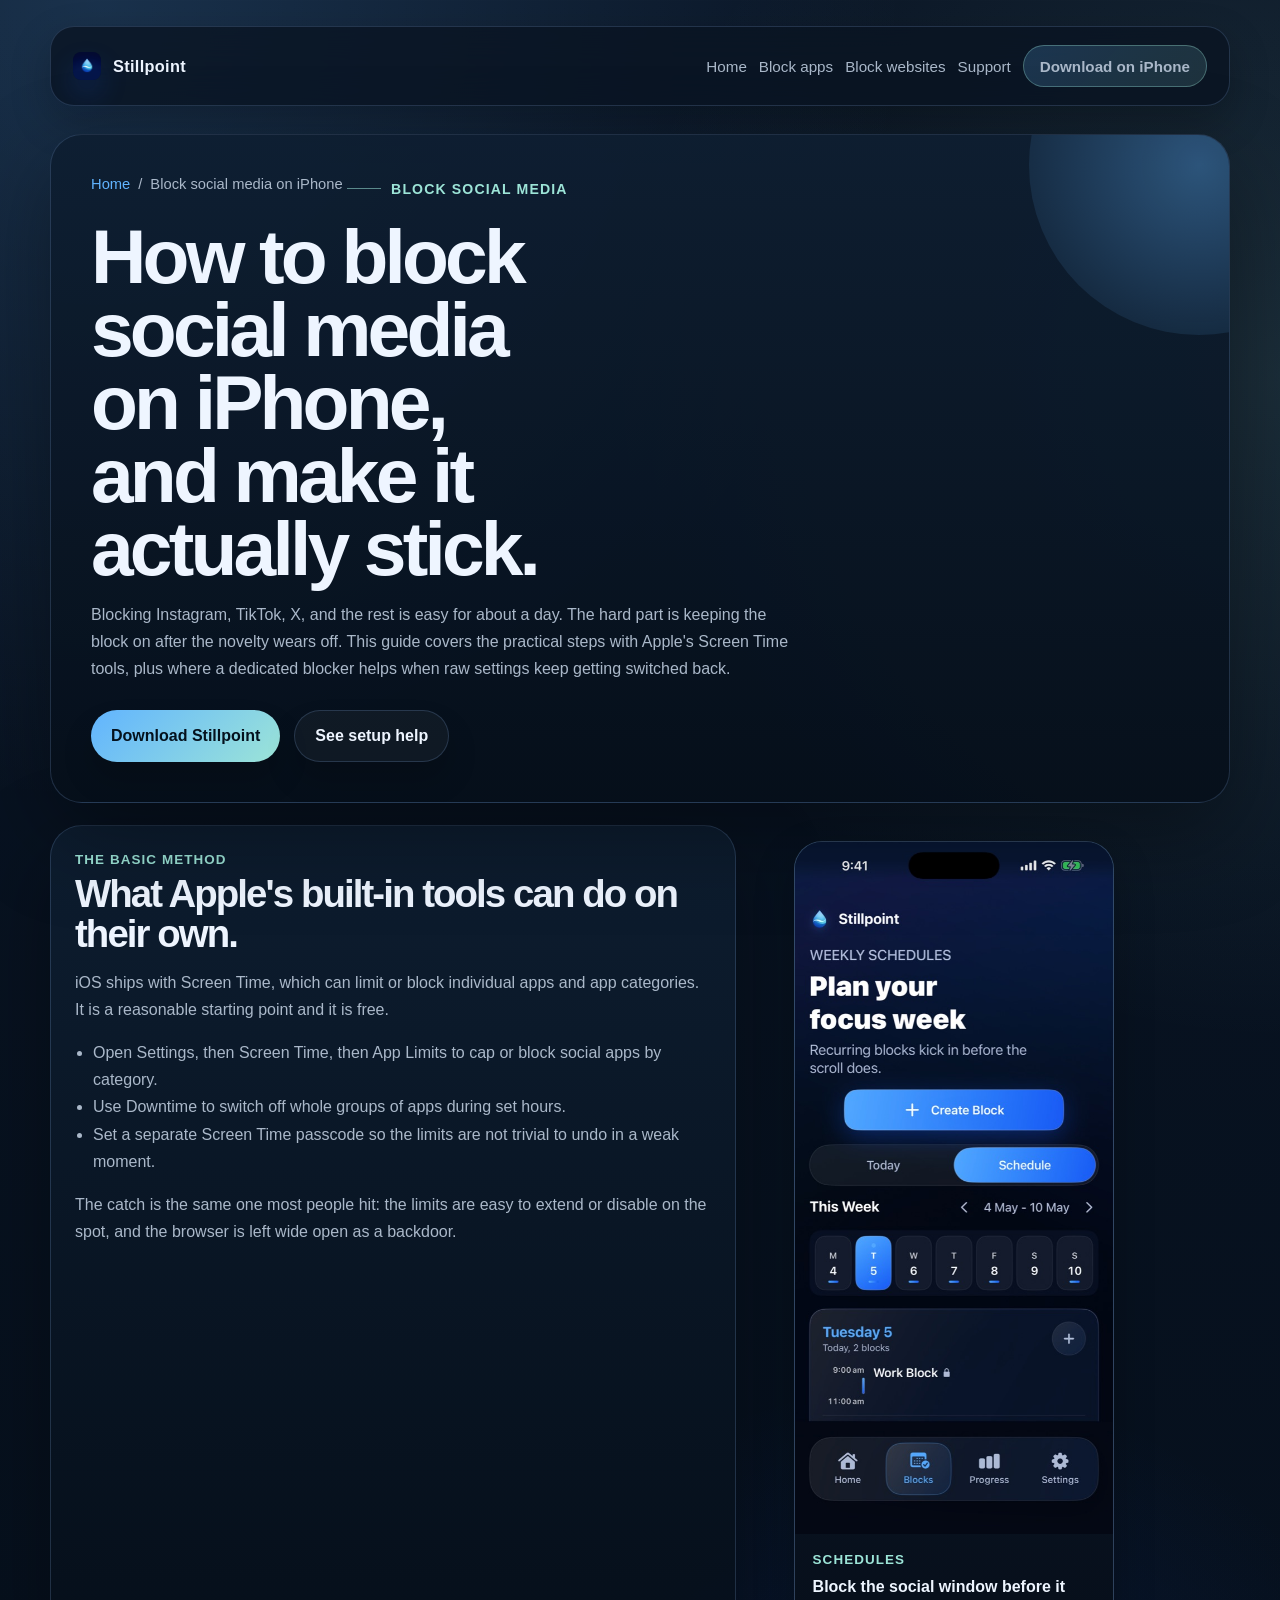
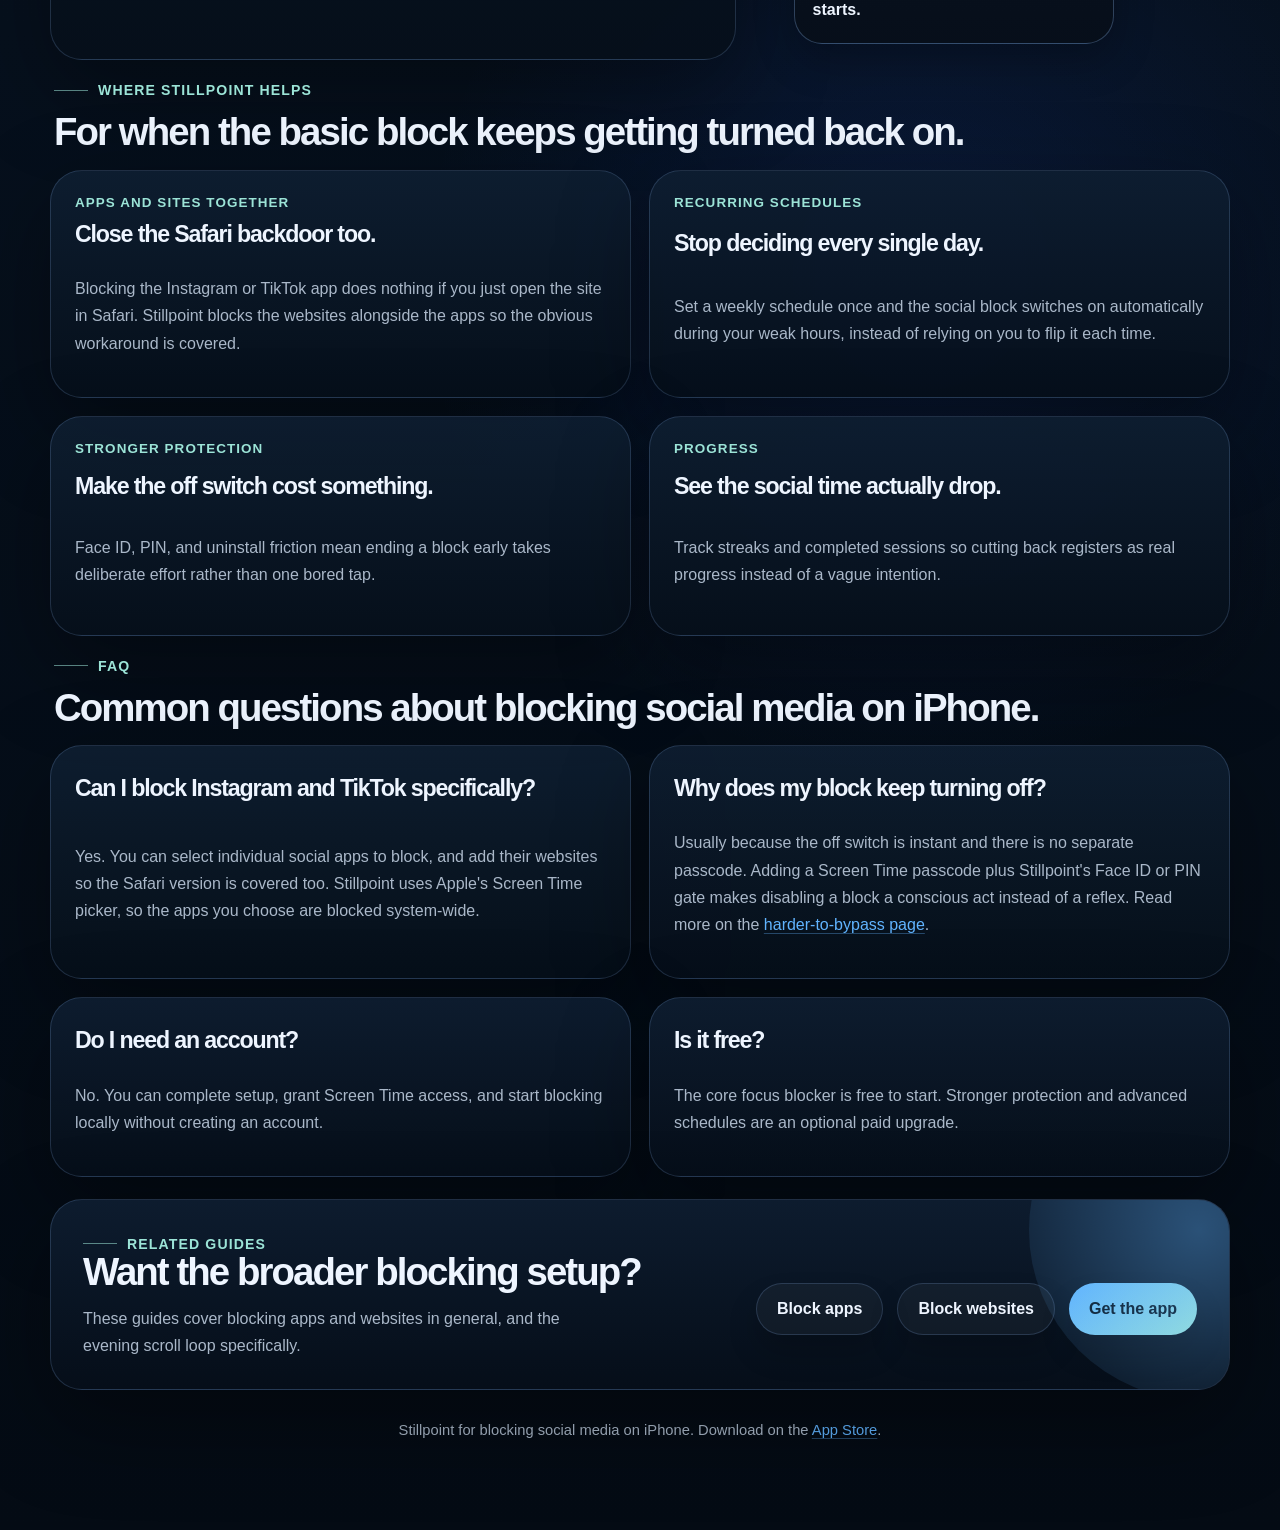
<file: block-social-media-on-iphone/index.html>
<!DOCTYPE html>
<html lang="en">
<head>
  <meta charset="utf-8">
  <meta name="viewport" content="width=device-width, initial-scale=1">
  <title>How to Block Social Media on iPhone | Stillpoint</title>
  <meta name="description" content="A practical guide to blocking social media apps and sites on iPhone, from Instagram and TikTok to the Safari backdoor, using Apple Screen Time and recurring Stillpoint schedules.">
  <meta name="apple-itunes-app" content="app-id=6763879455">
  <meta property="og:type" content="website">
  <meta property="og:site_name" content="Stillpoint">
  <meta property="og:title" content="How to Block Social Media on iPhone | Stillpoint">
  <meta property="og:description" content="Block Instagram, TikTok, and the rest on iPhone, then schedule the block so it holds without a fresh decision every day.">
  <meta property="og:url" content="https://oscardowd.github.io/stillpoint-site/block-social-media-on-iphone/">
  <meta property="og:image" content="https://oscardowd.github.io/stillpoint-site/assets/social/block-social-media-on-iphone.jpg">
  <meta property="og:image:width" content="1200">
  <meta property="og:image:height" content="630">
  <meta property="og:image:alt" content="Stillpoint social card for blocking social media on iPhone.">
  <meta name="twitter:card" content="summary_large_image">
  <meta name="twitter:title" content="How to Block Social Media on iPhone | Stillpoint">
  <meta name="twitter:description" content="Block social apps and their Safari backdoor on iPhone, and keep the block on with recurring schedules.">
  <meta name="twitter:image" content="https://oscardowd.github.io/stillpoint-site/assets/social/block-social-media-on-iphone.jpg">
  <link rel="canonical" href="https://oscardowd.github.io/stillpoint-site/block-social-media-on-iphone/">
  <link rel="stylesheet" href="../styles.css">
</head>
<body>
  <div class="shell">
    <nav class="nav">
      <a class="brand" href="../">
        <img class="brand-image" src="../assets/brand/stillpoint-mark.png" alt="" width="28" height="28">
        <span>Stillpoint</span>
      </a>
      <div class="nav-links">
        <a href="../">Home</a>
        <a href="../block-apps-on-iphone/">Block apps</a>
        <a href="../block-websites-on-iphone/">Block websites</a>
        <a href="../support/">Support</a>
        <a class="nav-cta" href="https://apps.apple.com/app/id6763879455" target="_blank" rel="noreferrer">Download on iPhone</a>
      </div>
    </nav>

    <section class="page-hero">
      <div class="hero-copy">
        <div class="breadcrumb"><a href="../">Home</a> / <span>Block social media on iPhone</span></div>
        <div class="eyebrow">Block social media</div>
        <h1>How to block social media on iPhone, and make it actually stick.</h1>
        <p>Blocking Instagram, TikTok, X, and the rest is easy for about a day. The hard part is keeping the block on after the novelty wears off. This guide covers the practical steps with Apple's Screen Time tools, plus where a dedicated blocker helps when raw settings keep getting switched back.</p>
        <div class="button-row">
          <a class="button" href="https://apps.apple.com/app/id6763879455" target="_blank" rel="noreferrer">Download Stillpoint</a>
          <a class="button-secondary" href="../support/">See setup help</a>
        </div>
      </div>
    </section>

    <section class="content-grid section-block">
      <article class="content-card">
        <div class="muted-label">The basic method</div>
        <h2>What Apple's built-in tools can do on their own.</h2>
        <p>iOS ships with Screen Time, which can limit or block individual apps and app categories. It is a reasonable starting point and it is free.</p>
        <ul class="list">
          <li>Open Settings, then Screen Time, then App Limits to cap or block social apps by category.</li>
          <li>Use Downtime to switch off whole groups of apps during set hours.</li>
          <li>Set a separate Screen Time passcode so the limits are not trivial to undo in a weak moment.</li>
        </ul>
        <p>The catch is the same one most people hit: the limits are easy to extend or disable on the spot, and the browser is left wide open as a backdoor.</p>
      </article>

      <aside class="stack">
        <figure class="shot-card page-shot">
          <img src="../assets/screenshots/blocks.jpg" alt="Stillpoint Blocks screen showing a weekly schedule with a work block." decoding="async" width="722" height="1562">
          <figcaption>
            <span class="muted-label">Schedules</span>
            <strong>Block the social window before it starts.</strong>
          </figcaption>
        </figure>
      </aside>
    </section>

    <section class="section-block">
      <div class="section-heading">
        <div class="eyebrow">Where Stillpoint helps</div>
        <h2>For when the basic block keeps getting turned back on.</h2>
      </div>

      <div class="feature-grid">
        <article class="card feature-card">
          <div class="muted-label">Apps and sites together</div>
          <h3>Close the Safari backdoor too.</h3>
          <p>Blocking the Instagram or TikTok app does nothing if you just open the site in Safari. Stillpoint blocks the websites alongside the apps so the obvious workaround is covered.</p>
        </article>
        <article class="card feature-card">
          <div class="muted-label">Recurring schedules</div>
          <h3>Stop deciding every single day.</h3>
          <p>Set a weekly schedule once and the social block switches on automatically during your weak hours, instead of relying on you to flip it each time.</p>
        </article>
        <article class="card feature-card">
          <div class="muted-label">Stronger protection</div>
          <h3>Make the off switch cost something.</h3>
          <p>Face ID, PIN, and uninstall friction mean ending a block early takes deliberate effort rather than one bored tap.</p>
        </article>
        <article class="card feature-card">
          <div class="muted-label">Progress</div>
          <h3>See the social time actually drop.</h3>
          <p>Track streaks and completed sessions so cutting back registers as real progress instead of a vague intention.</p>
        </article>
      </div>
    </section>

    <section class="section-block">
      <div class="section-heading">
        <div class="eyebrow">FAQ</div>
        <h2>Common questions about blocking social media on iPhone.</h2>
      </div>

      <div class="faq-grid">
        <article class="content-card faq-card">
          <h3>Can I block Instagram and TikTok specifically?</h3>
          <p>Yes. You can select individual social apps to block, and add their websites so the Safari version is covered too. Stillpoint uses Apple's Screen Time picker, so the apps you choose are blocked system-wide.</p>
        </article>
        <article class="content-card faq-card">
          <h3>Why does my block keep turning off?</h3>
          <p>Usually because the off switch is instant and there is no separate passcode. Adding a Screen Time passcode plus Stillpoint's Face ID or PIN gate makes disabling a block a conscious act instead of a reflex. Read more on the <a href="../app-blocker-you-cant-bypass/">harder-to-bypass page</a>.</p>
        </article>
        <article class="content-card faq-card">
          <h3>Do I need an account?</h3>
          <p>No. You can complete setup, grant Screen Time access, and start blocking locally without creating an account.</p>
        </article>
        <article class="content-card faq-card">
          <h3>Is it free?</h3>
          <p>The core focus blocker is free to start. Stronger protection and advanced schedules are an optional paid upgrade.</p>
        </article>
      </div>
    </section>

    <section class="cta-band">
      <div>
        <div class="eyebrow">Related guides</div>
        <h2>Want the broader blocking setup?</h2>
        <p>These guides cover blocking apps and websites in general, and the evening scroll loop specifically.</p>
      </div>
      <div class="button-row">
        <a class="button-secondary" href="../block-apps-on-iphone/">Block apps</a>
        <a class="button-secondary" href="../block-websites-on-iphone/">Block websites</a>
        <a class="button" href="https://apps.apple.com/app/id6763879455" target="_blank" rel="noreferrer">Get the app</a>
      </div>
    </section>

    <p class="footer">Stillpoint for blocking social media on iPhone. Download on the <a href="https://apps.apple.com/app/id6763879455" target="_blank" rel="noreferrer">App Store</a>.</p>
  </div>
</body>
</html>
</file>
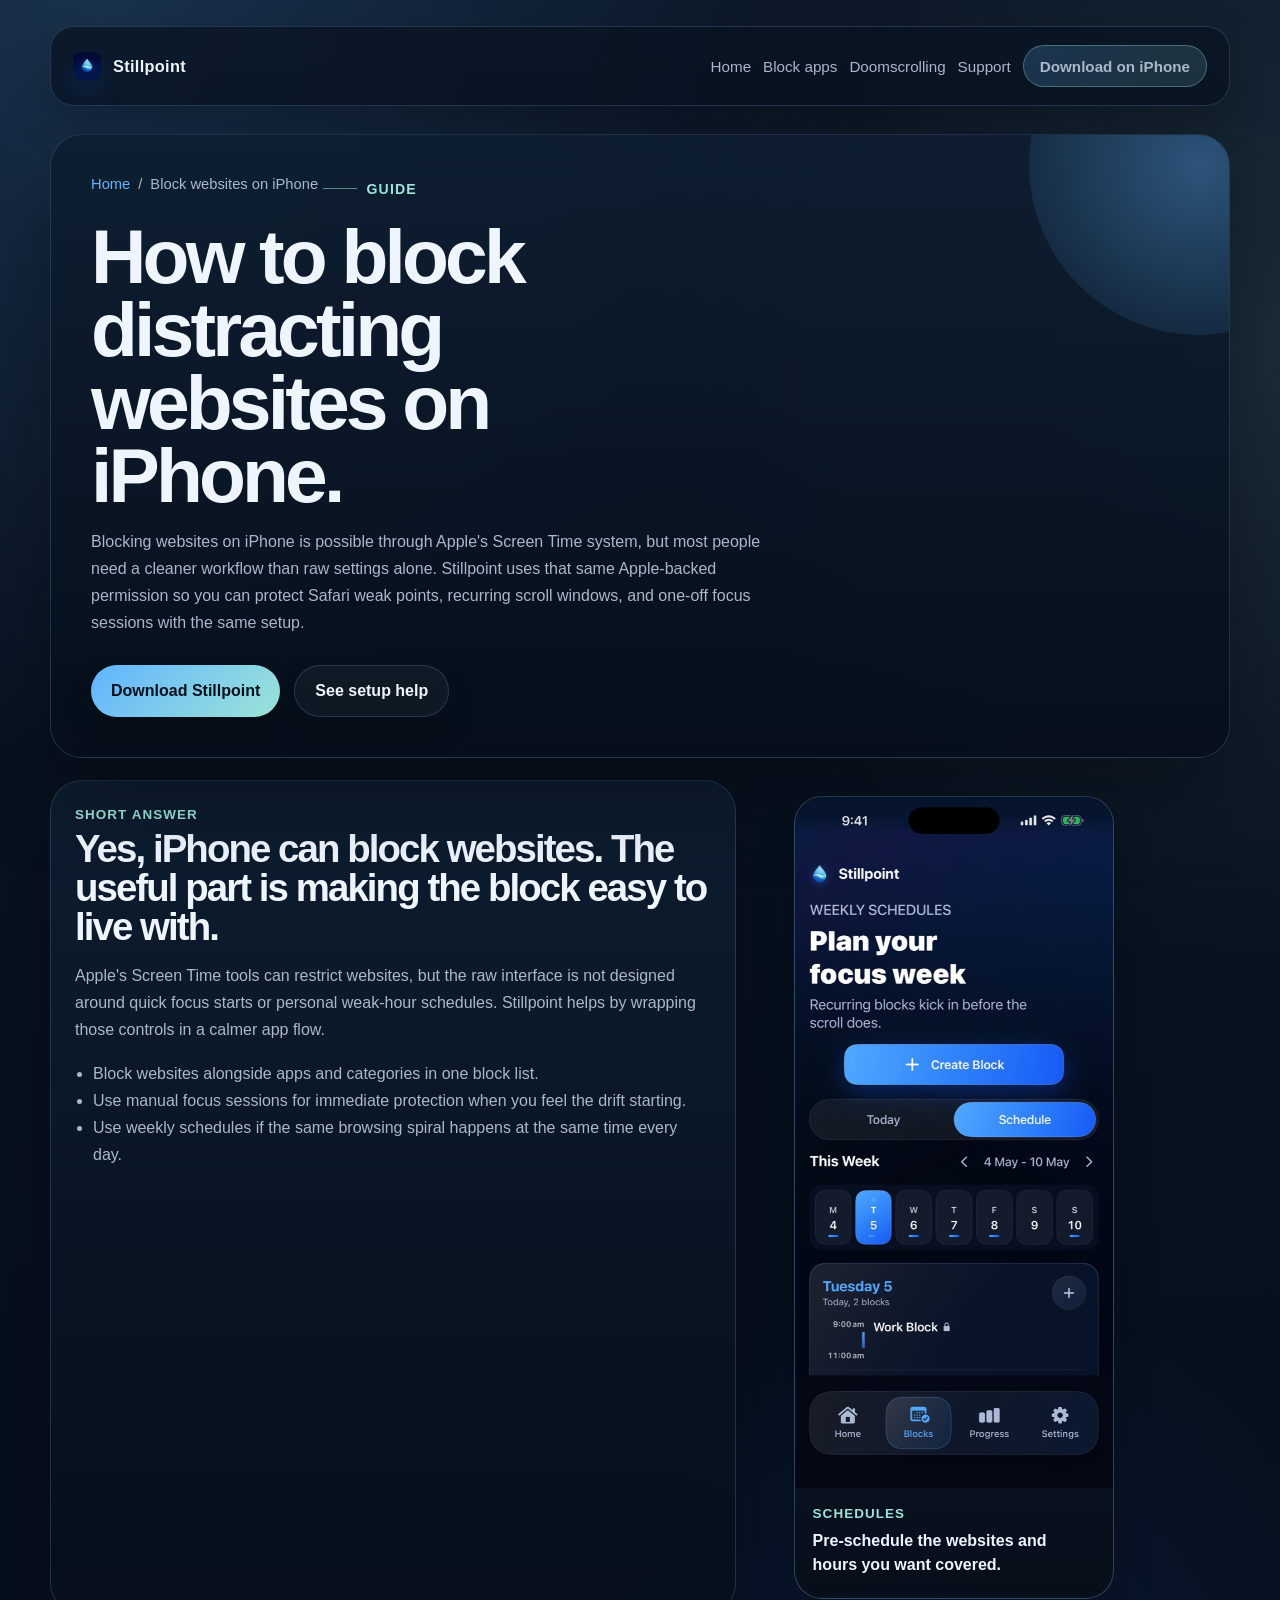
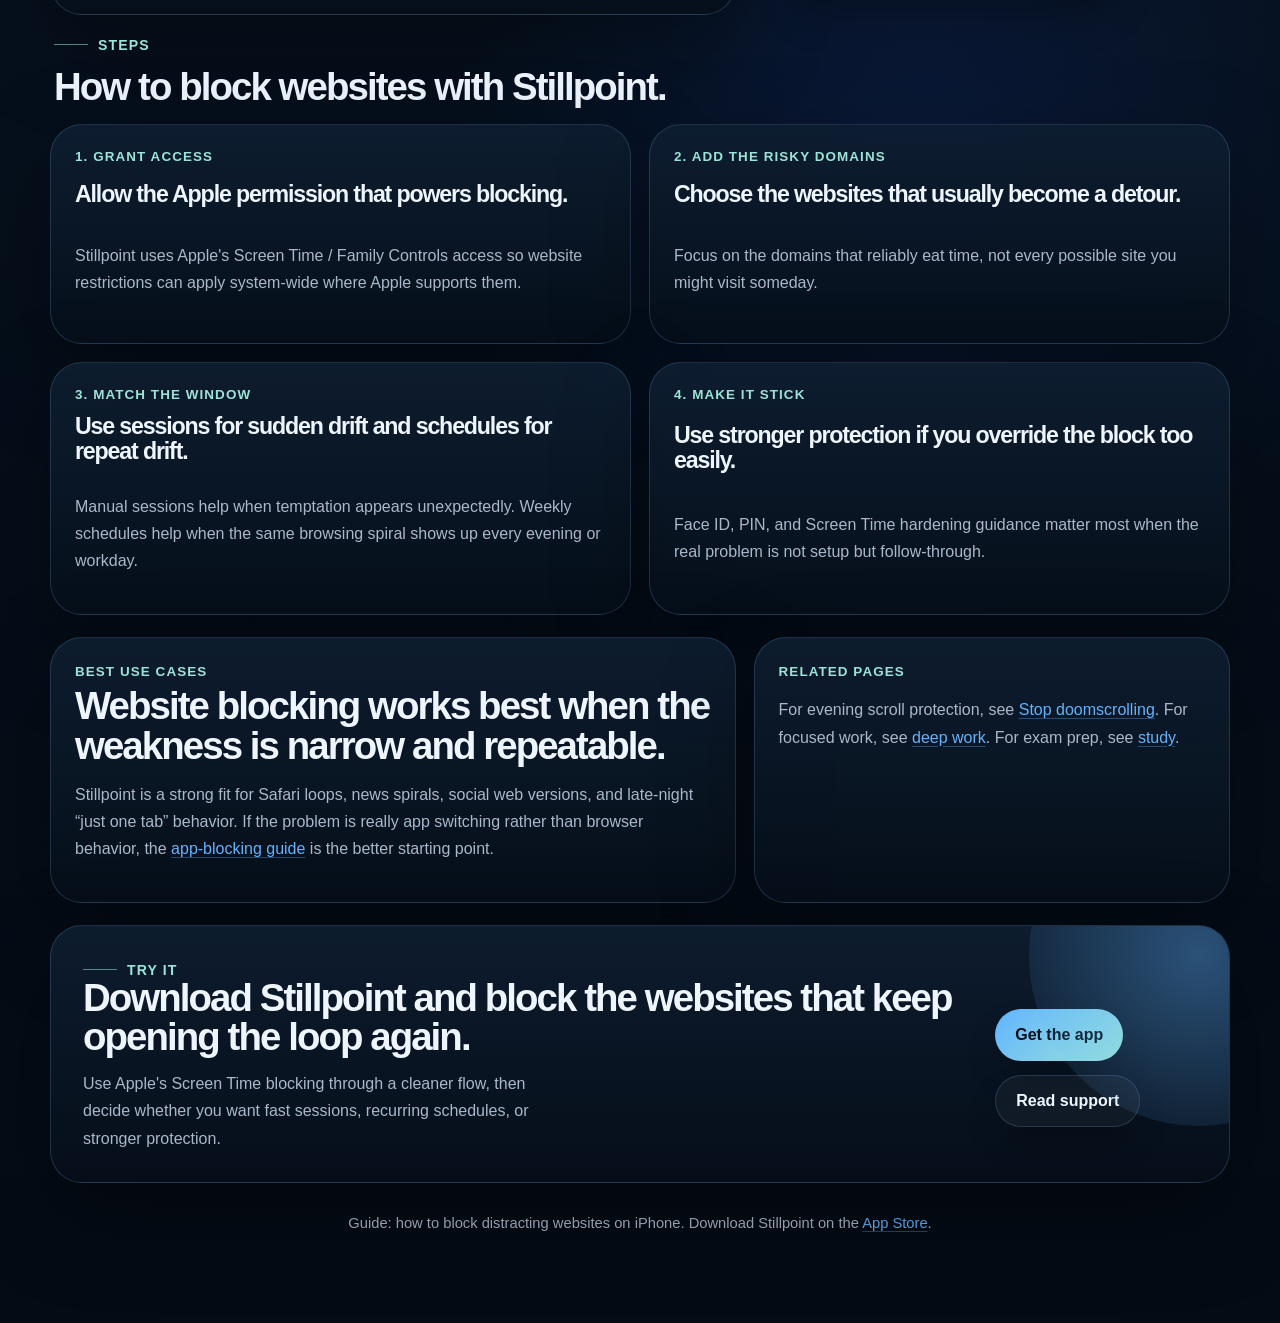
<file: block-websites-on-iphone/index.html>
<!DOCTYPE html>
<html lang="en">
<head>
  <meta charset="utf-8">
  <meta name="viewport" content="width=device-width, initial-scale=1">
  <title>How to Block Distracting Websites on iPhone | Stillpoint Guide</title>
  <meta name="description" content="A practical guide to blocking distracting websites on iPhone with Apple's Screen Time tools, including when Stillpoint helps protect Safari weak points and recurring scroll windows.">
  <meta name="apple-itunes-app" content="app-id=6763879455">
  <meta property="og:type" content="website">
  <meta property="og:site_name" content="Stillpoint">
  <meta property="og:title" content="How to Block Distracting Websites on iPhone | Stillpoint Guide">
  <meta property="og:description" content="A practical guide to blocking distracting websites on iPhone and protecting Safari weak points.">
  <meta property="og:url" content="https://oscardowd.github.io/stillpoint-site/block-websites-on-iphone/">
  <meta property="og:image" content="https://oscardowd.github.io/stillpoint-site/assets/social/block-websites-on-iphone.jpg">
  <meta property="og:image:width" content="1200">
  <meta property="og:image:height" content="630">
  <meta property="og:image:alt" content="Stillpoint guide social card for blocking distracting websites on iPhone.">
  <meta name="twitter:card" content="summary_large_image">
  <meta name="twitter:title" content="How to Block Distracting Websites on iPhone | Stillpoint Guide">
  <meta name="twitter:description" content="Protect Safari weak points and recurring browsing spirals with a cleaner Screen Time workflow.">
  <meta name="twitter:image" content="https://oscardowd.github.io/stillpoint-site/assets/social/block-websites-on-iphone.jpg">
  <link rel="canonical" href="https://oscardowd.github.io/stillpoint-site/block-websites-on-iphone/">
  <link rel="stylesheet" href="../styles.css">
</head>
<body>
  <div class="shell">
    <nav class="nav">
      <a class="brand" href="../">
        <img class="brand-image" src="../assets/brand/stillpoint-mark.png" alt="" width="28" height="28">
        <span>Stillpoint</span>
      </a>
      <div class="nav-links">
        <a href="../">Home</a>
        <a href="../block-apps-on-iphone/">Block apps</a>
        <a href="../doomscrolling/">Doomscrolling</a>
        <a href="../support/">Support</a>
        <a class="nav-cta" href="https://apps.apple.com/app/id6763879455" target="_blank" rel="noreferrer">Download on iPhone</a>
      </div>
    </nav>

    <section class="page-hero">
      <div class="hero-copy">
        <div class="breadcrumb"><a href="../">Home</a> / <span>Block websites on iPhone</span></div>
        <div class="eyebrow">Guide</div>
        <h1>How to block distracting websites on iPhone.</h1>
        <p>Blocking websites on iPhone is possible through Apple's Screen Time system, but most people need a cleaner workflow than raw settings alone. Stillpoint uses that same Apple-backed permission so you can protect Safari weak points, recurring scroll windows, and one-off focus sessions with the same setup.</p>
        <div class="button-row">
          <a class="button" href="https://apps.apple.com/app/id6763879455" target="_blank" rel="noreferrer">Download Stillpoint</a>
          <a class="button-secondary" href="../support/">See setup help</a>
        </div>
      </div>
    </section>

    <section class="content-grid section-block">
      <article class="content-card">
        <div class="muted-label">Short answer</div>
        <h2>Yes, iPhone can block websites. The useful part is making the block easy to live with.</h2>
        <p>Apple's Screen Time tools can restrict websites, but the raw interface is not designed around quick focus starts or personal weak-hour schedules. Stillpoint helps by wrapping those controls in a calmer app flow.</p>
        <ul class="list">
          <li>Block websites alongside apps and categories in one block list.</li>
          <li>Use manual focus sessions for immediate protection when you feel the drift starting.</li>
          <li>Use weekly schedules if the same browsing spiral happens at the same time every day.</li>
        </ul>
      </article>

      <aside class="stack">
        <figure class="shot-card page-shot">
          <img src="../assets/screenshots/blocks.jpg" alt="Stillpoint Blocks screen showing a weekly schedule with a work block." decoding="async" width="722" height="1562">
          <figcaption>
            <span class="muted-label">Schedules</span>
            <strong>Pre-schedule the websites and hours you want covered.</strong>
          </figcaption>
        </figure>
      </aside>
    </section>

    <section class="section-block">
      <div class="section-heading">
        <div class="eyebrow">Steps</div>
        <h2>How to block websites with Stillpoint.</h2>
      </div>

      <div class="feature-grid">
        <article class="card feature-card">
          <div class="muted-label">1. Grant access</div>
          <h3>Allow the Apple permission that powers blocking.</h3>
          <p>Stillpoint uses Apple's Screen Time / Family Controls access so website restrictions can apply system-wide where Apple supports them.</p>
        </article>
        <article class="card feature-card">
          <div class="muted-label">2. Add the risky domains</div>
          <h3>Choose the websites that usually become a detour.</h3>
          <p>Focus on the domains that reliably eat time, not every possible site you might visit someday.</p>
        </article>
        <article class="card feature-card">
          <div class="muted-label">3. Match the window</div>
          <h3>Use sessions for sudden drift and schedules for repeat drift.</h3>
          <p>Manual sessions help when temptation appears unexpectedly. Weekly schedules help when the same browsing spiral shows up every evening or workday.</p>
        </article>
        <article class="card feature-card">
          <div class="muted-label">4. Make it stick</div>
          <h3>Use stronger protection if you override the block too easily.</h3>
          <p>Face ID, PIN, and Screen Time hardening guidance matter most when the real problem is not setup but follow-through.</p>
        </article>
      </div>
    </section>

    <section class="section-block">
      <div class="content-grid">
        <article class="content-card">
          <div class="muted-label">Best use cases</div>
          <h2>Website blocking works best when the weakness is narrow and repeatable.</h2>
          <p>Stillpoint is a strong fit for Safari loops, news spirals, social web versions, and late-night “just one tab” behavior. If the problem is really app switching rather than browser behavior, the <a href="../block-apps-on-iphone/">app-blocking guide</a> is the better starting point.</p>
        </article>

        <aside class="stack">
          <article class="content-card">
            <div class="muted-label">Related pages</div>
            <p>For evening scroll protection, see <a href="../doomscrolling/">Stop doomscrolling</a>. For focused work, see <a href="../deep-work/">deep work</a>. For exam prep, see <a href="../study/">study</a>.</p>
          </article>
        </aside>
      </div>
    </section>

    <section class="cta-band">
      <div>
        <div class="eyebrow">Try it</div>
        <h2>Download Stillpoint and block the websites that keep opening the loop again.</h2>
        <p>Use Apple's Screen Time blocking through a cleaner flow, then decide whether you want fast sessions, recurring schedules, or stronger protection.</p>
      </div>
      <div class="button-row">
        <a class="button" href="https://apps.apple.com/app/id6763879455" target="_blank" rel="noreferrer">Get the app</a>
        <a class="button-secondary" href="../support/">Read support</a>
      </div>
    </section>

    <p class="footer">Guide: how to block distracting websites on iPhone. Download Stillpoint on the <a href="https://apps.apple.com/app/id6763879455" target="_blank" rel="noreferrer">App Store</a>.</p>
  </div>
</body>
</html>
</file>
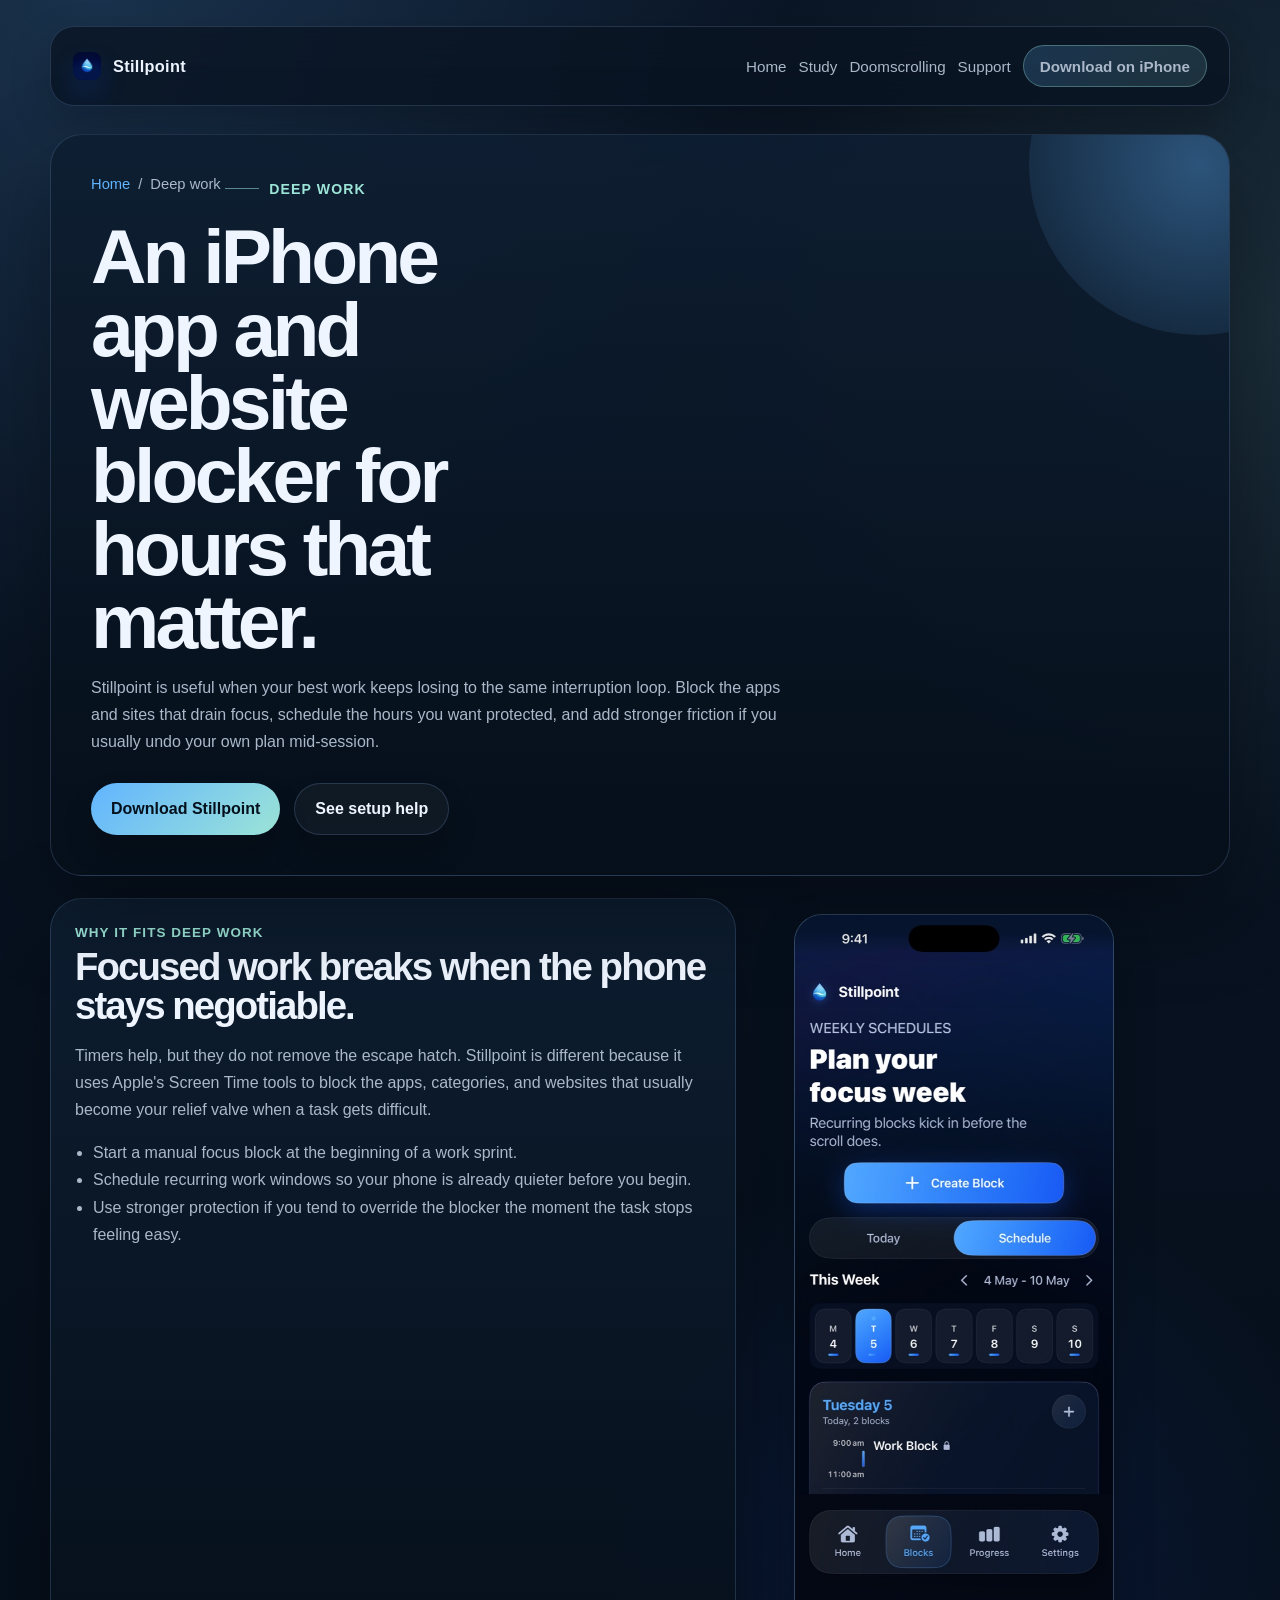
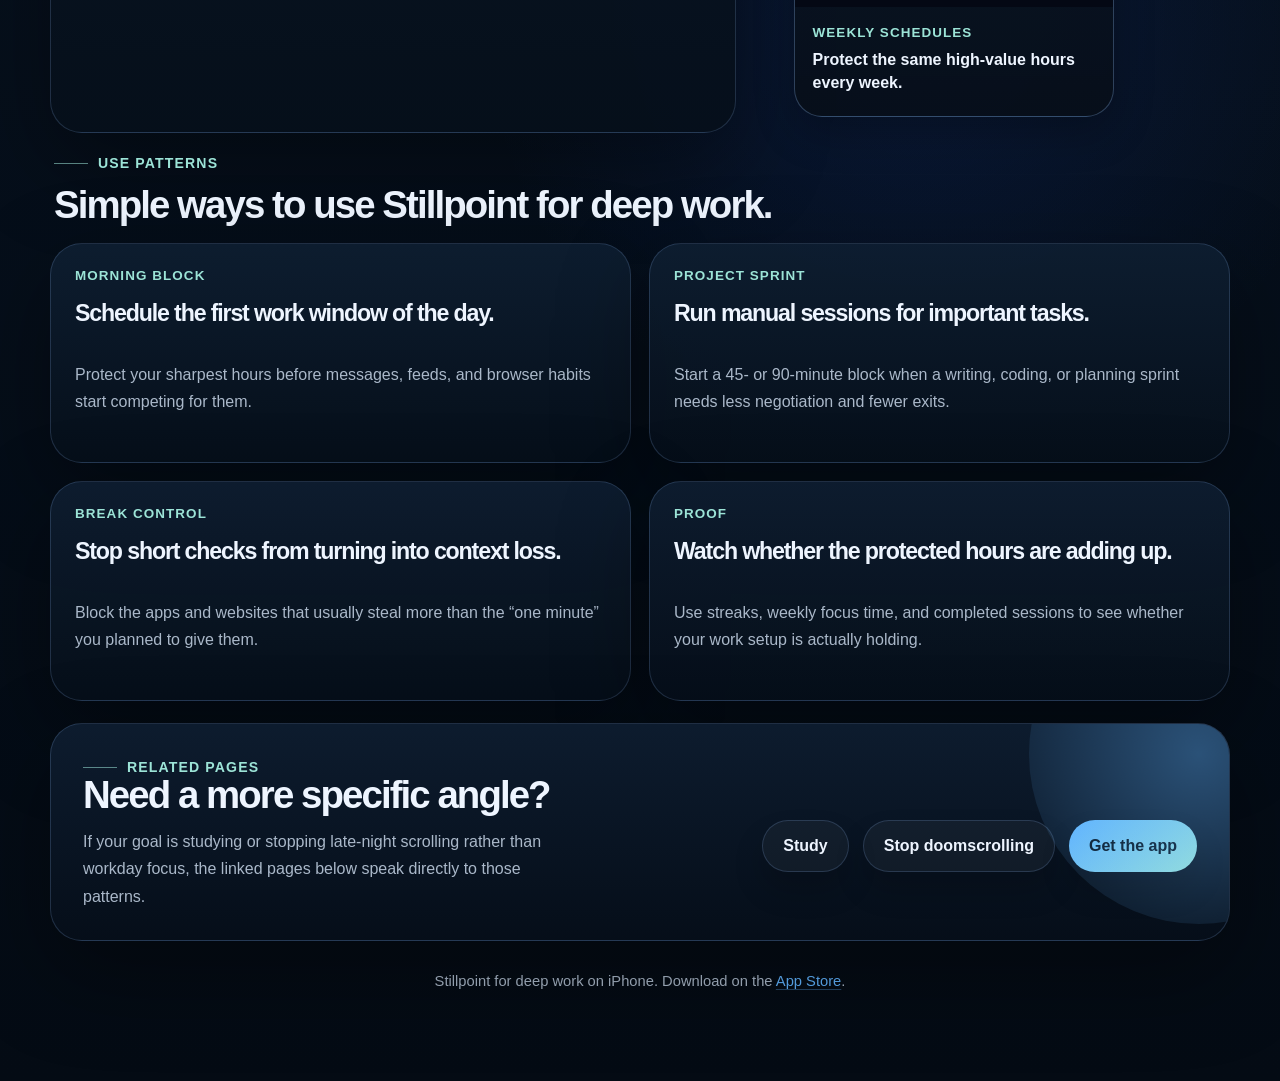
<file: deep-work/index.html>
<!DOCTYPE html>
<html lang="en">
<head>
  <meta charset="utf-8">
  <meta name="viewport" content="width=device-width, initial-scale=1">
  <title>Stillpoint for Deep Work | iPhone App and Website Blocker for Focused Work</title>
  <meta name="description" content="Use Stillpoint as an iPhone app and website blocker for deep work. Block distractions, schedule focused work hours, and make it harder to reopen escape apps mid-session.">
  <meta name="apple-itunes-app" content="app-id=6763879455">
  <meta property="og:type" content="website">
  <meta property="og:site_name" content="Stillpoint">
  <meta property="og:title" content="Stillpoint for Deep Work | iPhone App and Website Blocker for Focused Work">
  <meta property="og:description" content="Protect high-value work hours with faster focus blocks, weekly schedules, and stronger boundaries on iPhone.">
  <meta property="og:url" content="https://oscardowd.github.io/stillpoint-site/deep-work/">
  <meta property="og:image" content="https://oscardowd.github.io/stillpoint-site/assets/social/deep-work.jpg">
  <meta property="og:image:width" content="1200">
  <meta property="og:image:height" content="630">
  <meta property="og:image:alt" content="Stillpoint deep-work social card for focused work hours on iPhone.">
  <meta name="twitter:card" content="summary_large_image">
  <meta name="twitter:title" content="Stillpoint for Deep Work | iPhone App and Website Blocker for Focused Work">
  <meta name="twitter:description" content="Schedule focused work hours and make distraction harder to reopen on iPhone.">
  <meta name="twitter:image" content="https://oscardowd.github.io/stillpoint-site/assets/social/deep-work.jpg">
  <link rel="canonical" href="https://oscardowd.github.io/stillpoint-site/deep-work/">
  <link rel="stylesheet" href="../styles.css">
</head>
<body>
  <div class="shell">
    <nav class="nav">
      <a class="brand" href="../">
        <img class="brand-image" src="../assets/brand/stillpoint-mark.png" alt="" width="28" height="28">
        <span>Stillpoint</span>
      </a>
      <div class="nav-links">
        <a href="../">Home</a>
        <a href="../study/">Study</a>
        <a href="../doomscrolling/">Doomscrolling</a>
        <a href="../support/">Support</a>
        <a class="nav-cta" href="https://apps.apple.com/app/id6763879455" target="_blank" rel="noreferrer">Download on iPhone</a>
      </div>
    </nav>

    <section class="page-hero">
      <div class="hero-copy">
        <div class="breadcrumb"><a href="../">Home</a> / <span>Deep work</span></div>
        <div class="eyebrow">Deep work</div>
        <h1>An iPhone app and website blocker for hours that matter.</h1>
        <p>Stillpoint is useful when your best work keeps losing to the same interruption loop. Block the apps and sites that drain focus, schedule the hours you want protected, and add stronger friction if you usually undo your own plan mid-session.</p>
        <div class="button-row">
          <a class="button" href="https://apps.apple.com/app/id6763879455" target="_blank" rel="noreferrer">Download Stillpoint</a>
          <a class="button-secondary" href="../support/">See setup help</a>
        </div>
      </div>
    </section>

    <section class="content-grid section-block">
      <article class="content-card">
        <div class="muted-label">Why it fits deep work</div>
        <h2>Focused work breaks when the phone stays negotiable.</h2>
        <p>Timers help, but they do not remove the escape hatch. Stillpoint is different because it uses Apple's Screen Time tools to block the apps, categories, and websites that usually become your relief valve when a task gets difficult.</p>
        <ul class="list">
          <li>Start a manual focus block at the beginning of a work sprint.</li>
          <li>Schedule recurring work windows so your phone is already quieter before you begin.</li>
          <li>Use stronger protection if you tend to override the blocker the moment the task stops feeling easy.</li>
        </ul>
      </article>

      <aside class="stack">
        <figure class="shot-card page-shot">
          <img src="../assets/screenshots/blocks.jpg" alt="Stillpoint Blocks screen showing a weekly schedule with a work block." decoding="async" width="722" height="1562">
          <figcaption>
            <span class="muted-label">Weekly schedules</span>
            <strong>Protect the same high-value hours every week.</strong>
          </figcaption>
        </figure>
      </aside>
    </section>

    <section class="section-block">
      <div class="section-heading">
        <div class="eyebrow">Use patterns</div>
        <h2>Simple ways to use Stillpoint for deep work.</h2>
      </div>

      <div class="feature-grid">
        <article class="card feature-card">
          <div class="muted-label">Morning block</div>
          <h3>Schedule the first work window of the day.</h3>
          <p>Protect your sharpest hours before messages, feeds, and browser habits start competing for them.</p>
        </article>
        <article class="card feature-card">
          <div class="muted-label">Project sprint</div>
          <h3>Run manual sessions for important tasks.</h3>
          <p>Start a 45- or 90-minute block when a writing, coding, or planning sprint needs less negotiation and fewer exits.</p>
        </article>
        <article class="card feature-card">
          <div class="muted-label">Break control</div>
          <h3>Stop short checks from turning into context loss.</h3>
          <p>Block the apps and websites that usually steal more than the “one minute” you planned to give them.</p>
        </article>
        <article class="card feature-card">
          <div class="muted-label">Proof</div>
          <h3>Watch whether the protected hours are adding up.</h3>
          <p>Use streaks, weekly focus time, and completed sessions to see whether your work setup is actually holding.</p>
        </article>
      </div>
    </section>

    <section class="cta-band">
      <div>
        <div class="eyebrow">Related pages</div>
        <h2>Need a more specific angle?</h2>
        <p>If your goal is studying or stopping late-night scrolling rather than workday focus, the linked pages below speak directly to those patterns.</p>
      </div>
      <div class="button-row">
        <a class="button-secondary" href="../study/">Study</a>
        <a class="button-secondary" href="../doomscrolling/">Stop doomscrolling</a>
        <a class="button" href="https://apps.apple.com/app/id6763879455" target="_blank" rel="noreferrer">Get the app</a>
      </div>
    </section>

    <p class="footer">Stillpoint for deep work on iPhone. Download on the <a href="https://apps.apple.com/app/id6763879455" target="_blank" rel="noreferrer">App Store</a>.</p>
  </div>
</body>
</html>
</file>
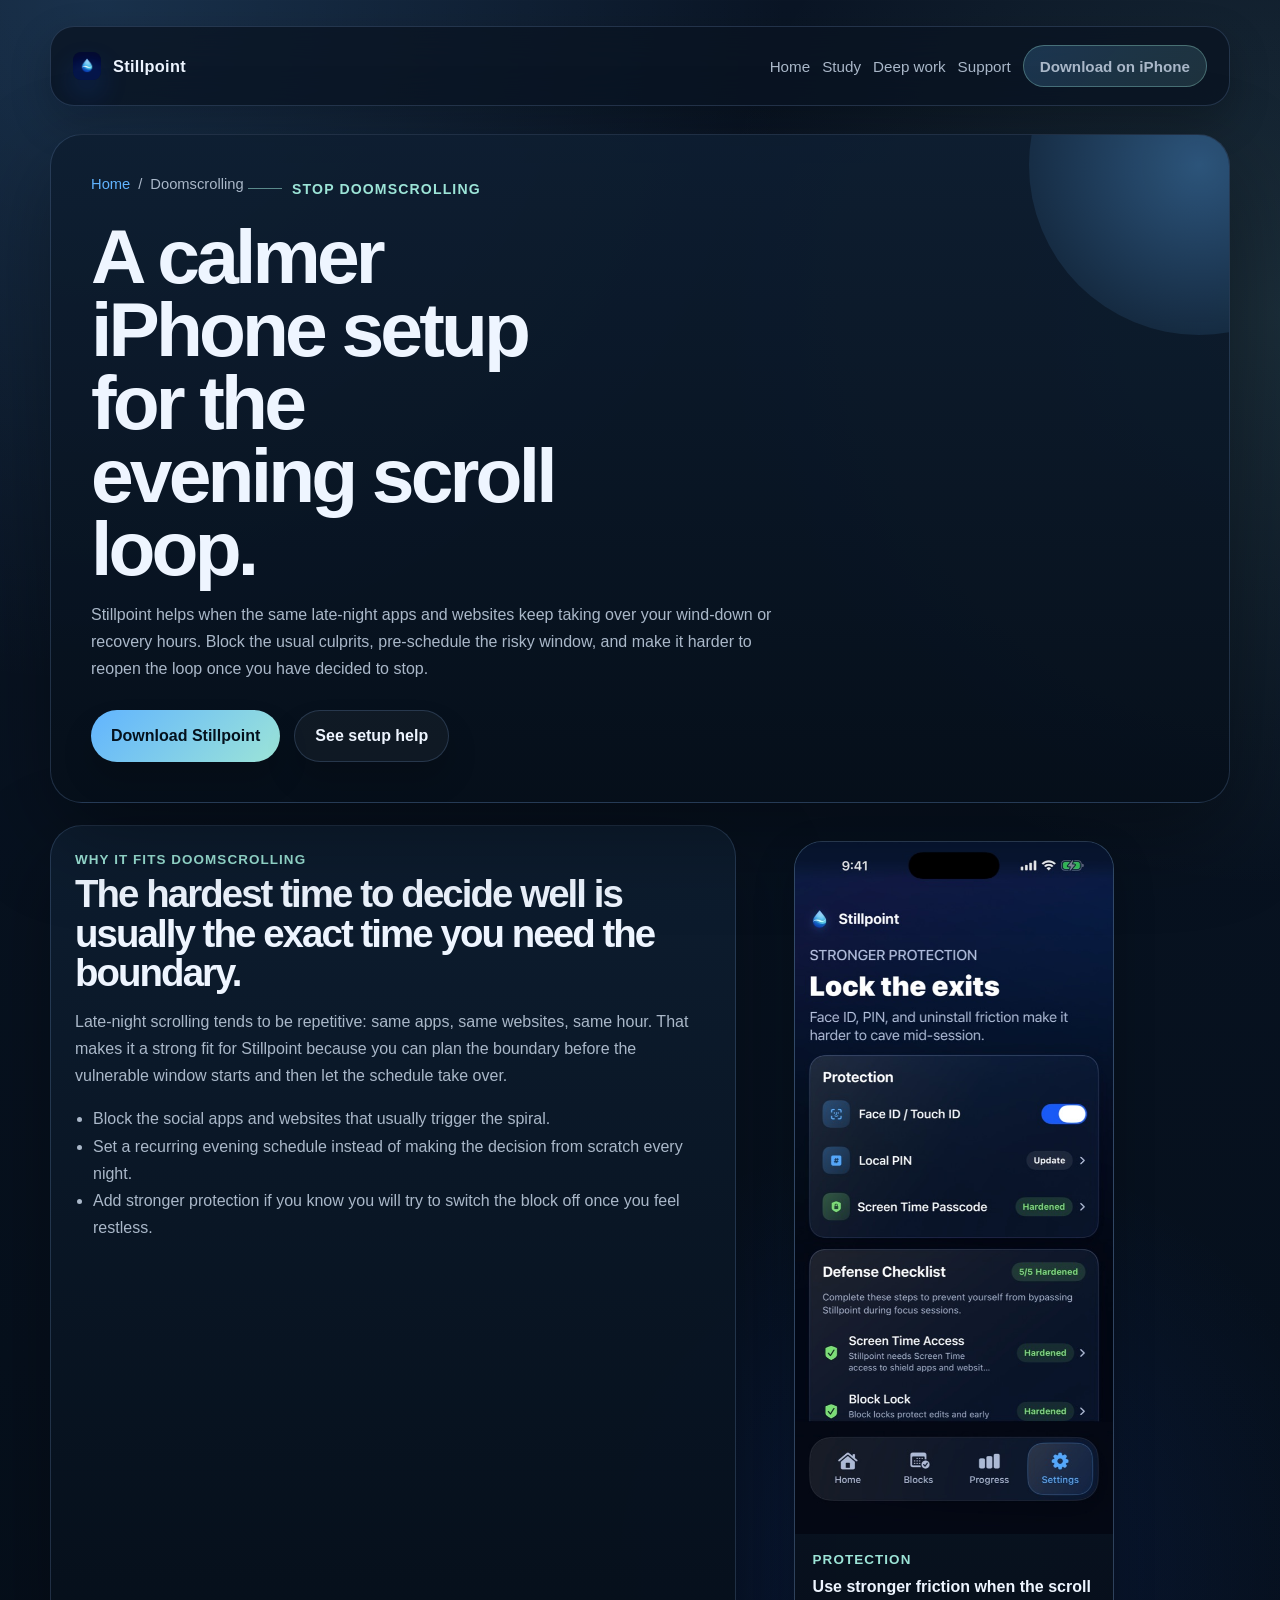
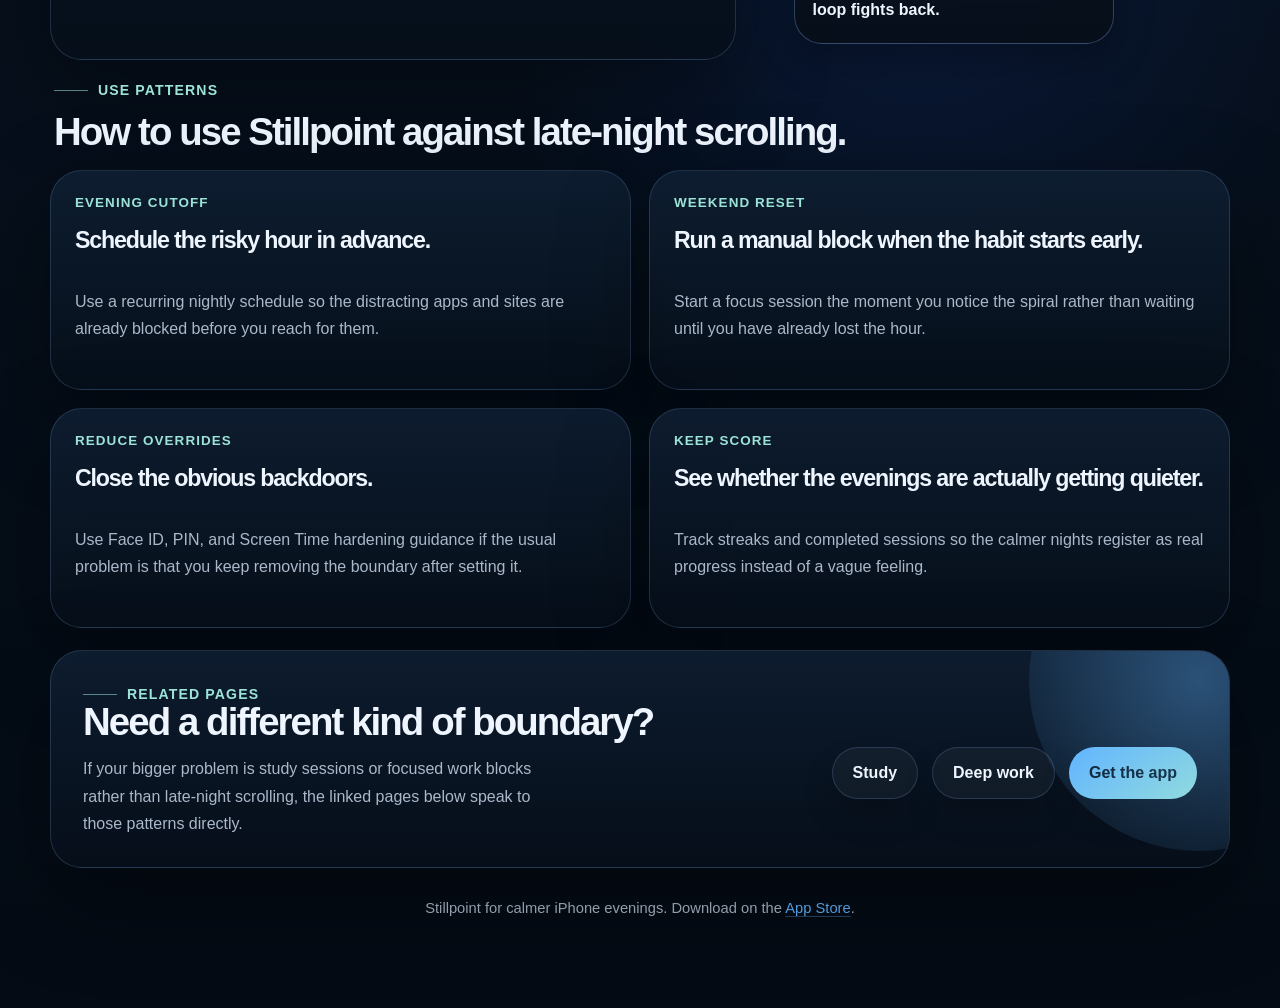
<file: doomscrolling/index.html>
<!DOCTYPE html>
<html lang="en">
<head>
  <meta charset="utf-8">
  <meta name="viewport" content="width=device-width, initial-scale=1">
  <title>Stillpoint to Stop Doomscrolling | Social App Blocker for iPhone Evenings</title>
  <meta name="description" content="Use Stillpoint to stop doomscrolling on iPhone. Block social apps and risky websites, pre-schedule the evening scroll window, and make it harder to reopen the loop.">
  <meta name="apple-itunes-app" content="app-id=6763879455">
  <meta property="og:type" content="website">
  <meta property="og:site_name" content="Stillpoint">
  <meta property="og:title" content="Stillpoint to Stop Doomscrolling | Social App Blocker for iPhone Evenings">
  <meta property="og:description" content="Make the evening scroll loop harder to reopen on iPhone with schedules, blocking, and stronger friction.">
  <meta property="og:url" content="https://oscardowd.github.io/stillpoint-site/doomscrolling/">
  <meta property="og:image" content="https://oscardowd.github.io/stillpoint-site/assets/social/doomscrolling.jpg">
  <meta property="og:image:width" content="1200">
  <meta property="og:image:height" content="630">
  <meta property="og:image:alt" content="Stillpoint doomscrolling social card for calmer iPhone evenings.">
  <meta name="twitter:card" content="summary_large_image">
  <meta name="twitter:title" content="Stillpoint to Stop Doomscrolling | Social App Blocker for iPhone Evenings">
  <meta name="twitter:description" content="Pre-schedule the risky window, block the usual culprits, and keep the calmer night intact.">
  <meta name="twitter:image" content="https://oscardowd.github.io/stillpoint-site/assets/social/doomscrolling.jpg">
  <link rel="canonical" href="https://oscardowd.github.io/stillpoint-site/doomscrolling/">
  <link rel="stylesheet" href="../styles.css">
</head>
<body>
  <div class="shell">
    <nav class="nav">
      <a class="brand" href="../">
        <img class="brand-image" src="../assets/brand/stillpoint-mark.png" alt="" width="28" height="28">
        <span>Stillpoint</span>
      </a>
      <div class="nav-links">
        <a href="../">Home</a>
        <a href="../study/">Study</a>
        <a href="../deep-work/">Deep work</a>
        <a href="../support/">Support</a>
        <a class="nav-cta" href="https://apps.apple.com/app/id6763879455" target="_blank" rel="noreferrer">Download on iPhone</a>
      </div>
    </nav>

    <section class="page-hero">
      <div class="hero-copy">
        <div class="breadcrumb"><a href="../">Home</a> / <span>Doomscrolling</span></div>
        <div class="eyebrow">Stop doomscrolling</div>
        <h1>A calmer iPhone setup for the evening scroll loop.</h1>
        <p>Stillpoint helps when the same late-night apps and websites keep taking over your wind-down or recovery hours. Block the usual culprits, pre-schedule the risky window, and make it harder to reopen the loop once you have decided to stop.</p>
        <div class="button-row">
          <a class="button" href="https://apps.apple.com/app/id6763879455" target="_blank" rel="noreferrer">Download Stillpoint</a>
          <a class="button-secondary" href="../support/">See setup help</a>
        </div>
      </div>
    </section>

    <section class="content-grid section-block">
      <article class="content-card">
        <div class="muted-label">Why it fits doomscrolling</div>
        <h2>The hardest time to decide well is usually the exact time you need the boundary.</h2>
        <p>Late-night scrolling tends to be repetitive: same apps, same websites, same hour. That makes it a strong fit for Stillpoint because you can plan the boundary before the vulnerable window starts and then let the schedule take over.</p>
        <ul class="list">
          <li>Block the social apps and websites that usually trigger the spiral.</li>
          <li>Set a recurring evening schedule instead of making the decision from scratch every night.</li>
          <li>Add stronger protection if you know you will try to switch the block off once you feel restless.</li>
        </ul>
      </article>

      <aside class="stack">
        <figure class="shot-card page-shot">
          <img src="../assets/screenshots/protection.jpg" alt="Stillpoint Settings screen showing Face ID, PIN, and protection options." decoding="async" width="722" height="1562">
          <figcaption>
            <span class="muted-label">Protection</span>
            <strong>Use stronger friction when the scroll loop fights back.</strong>
          </figcaption>
        </figure>
      </aside>
    </section>

    <section class="section-block">
      <div class="section-heading">
        <div class="eyebrow">Use patterns</div>
        <h2>How to use Stillpoint against late-night scrolling.</h2>
      </div>

      <div class="feature-grid">
        <article class="card feature-card">
          <div class="muted-label">Evening cutoff</div>
          <h3>Schedule the risky hour in advance.</h3>
          <p>Use a recurring nightly schedule so the distracting apps and sites are already blocked before you reach for them.</p>
        </article>
        <article class="card feature-card">
          <div class="muted-label">Weekend reset</div>
          <h3>Run a manual block when the habit starts early.</h3>
          <p>Start a focus session the moment you notice the spiral rather than waiting until you have already lost the hour.</p>
        </article>
        <article class="card feature-card">
          <div class="muted-label">Reduce overrides</div>
          <h3>Close the obvious backdoors.</h3>
          <p>Use Face ID, PIN, and Screen Time hardening guidance if the usual problem is that you keep removing the boundary after setting it.</p>
        </article>
        <article class="card feature-card">
          <div class="muted-label">Keep score</div>
          <h3>See whether the evenings are actually getting quieter.</h3>
          <p>Track streaks and completed sessions so the calmer nights register as real progress instead of a vague feeling.</p>
        </article>
      </div>
    </section>

    <section class="cta-band">
      <div>
        <div class="eyebrow">Related pages</div>
        <h2>Need a different kind of boundary?</h2>
        <p>If your bigger problem is study sessions or focused work blocks rather than late-night scrolling, the linked pages below speak to those patterns directly.</p>
      </div>
      <div class="button-row">
        <a class="button-secondary" href="../study/">Study</a>
        <a class="button-secondary" href="../deep-work/">Deep work</a>
        <a class="button" href="https://apps.apple.com/app/id6763879455" target="_blank" rel="noreferrer">Get the app</a>
      </div>
    </section>

    <p class="footer">Stillpoint for calmer iPhone evenings. Download on the <a href="https://apps.apple.com/app/id6763879455" target="_blank" rel="noreferrer">App Store</a>.</p>
  </div>
</body>
</html>
</file>
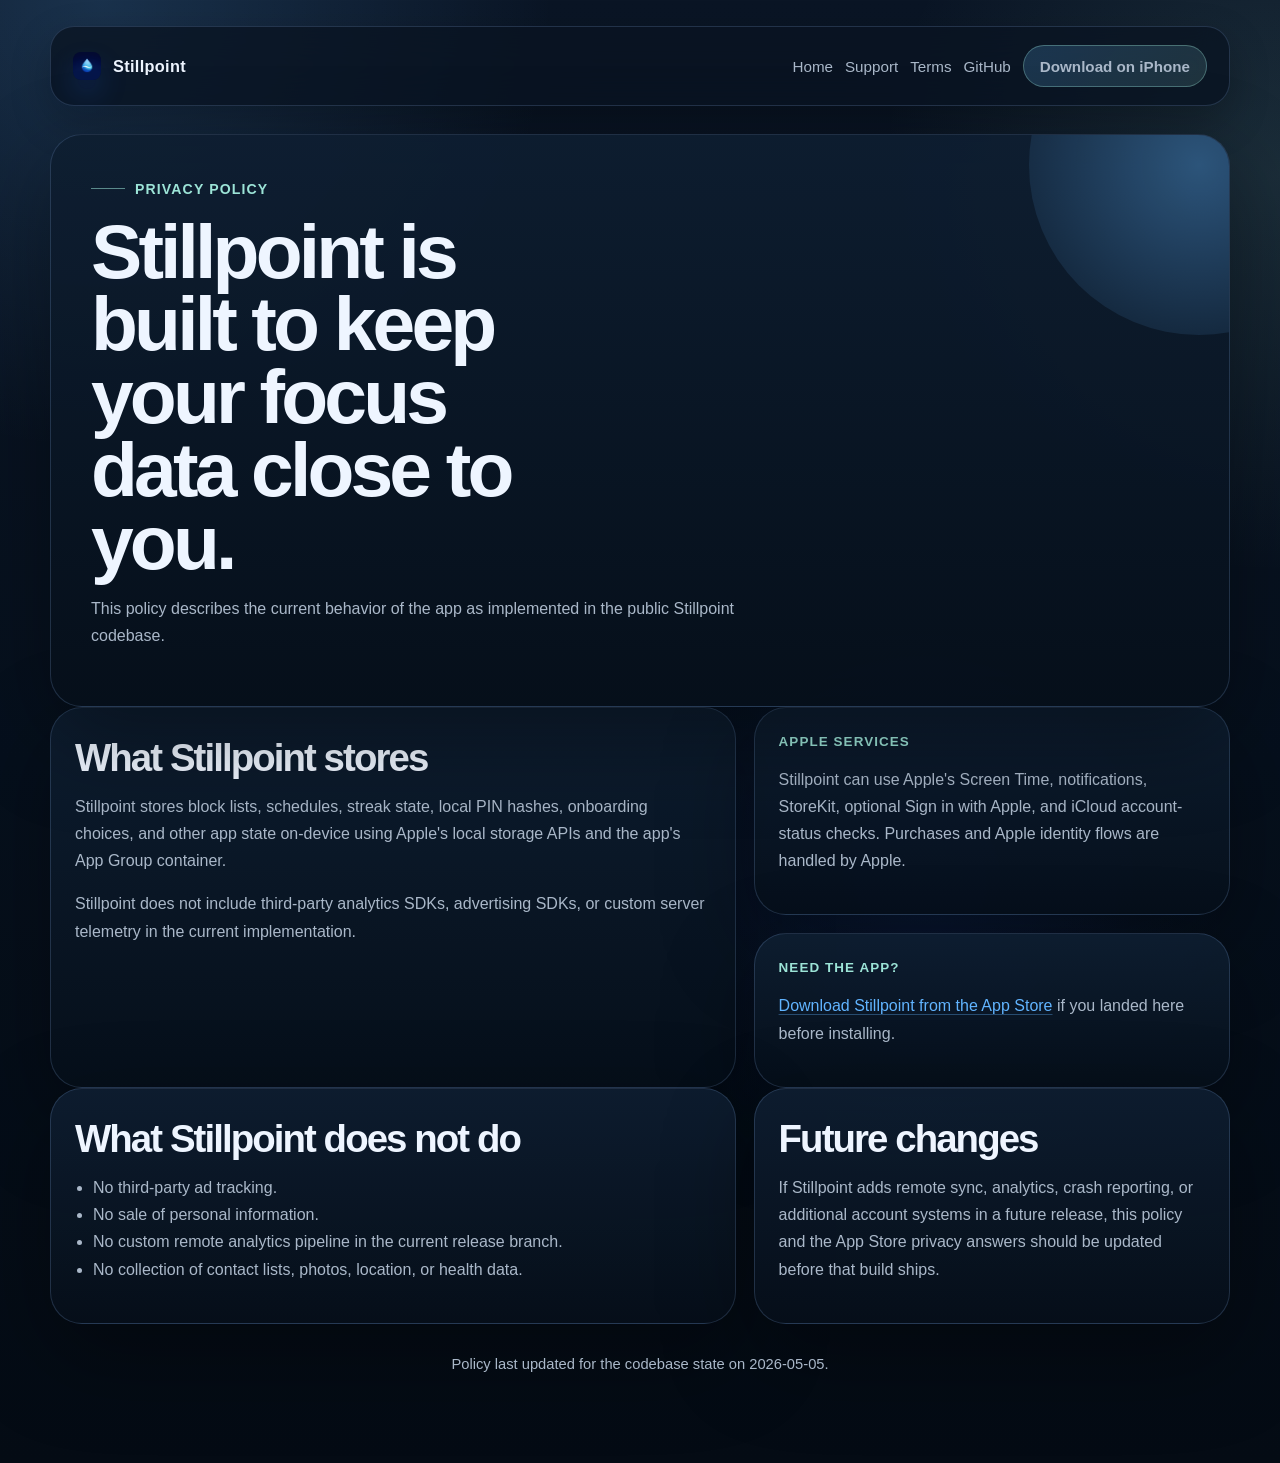
<file: privacy/index.html>
<!DOCTYPE html>
<html lang="en">
<head>
  <meta charset="utf-8">
  <meta name="viewport" content="width=device-width, initial-scale=1">
  <title>Stillpoint Privacy Policy</title>
  <meta name="description" content="Privacy policy for the Stillpoint iPhone app, including current local-first storage and Apple service usage.">
  <meta name="apple-itunes-app" content="app-id=6763879455">
  <link rel="canonical" href="https://oscardowd.github.io/stillpoint-site/privacy/">
  <link rel="stylesheet" href="../styles.css">
</head>
<body>
  <div class="shell">
    <nav class="nav">
      <a class="brand" href="../">
        <img class="brand-image" src="../assets/brand/stillpoint-mark.png" alt="" width="28" height="28">
        <span>Stillpoint</span>
      </a>
      <div class="nav-links">
        <a href="../">Home</a>
        <a href="../support/">Support</a>
        <a href="../terms/">Terms</a>
        <a href="https://github.com/oscardowd/stillpoint-site" target="_blank" rel="noreferrer">GitHub</a>
        <a class="nav-cta" href="https://apps.apple.com/app/id6763879455" target="_blank" rel="noreferrer">Download on iPhone</a>
      </div>
    </nav>

    <section class="page-hero">
      <div class="eyebrow">Privacy Policy</div>
      <div class="hero-copy">
        <h1>Stillpoint is built to keep your focus data close to you.</h1>
        <p>This policy describes the current behavior of the app as implemented in the public Stillpoint codebase.</p>
      </div>
    </section>

    <section class="content-grid">
      <article class="content-card">
        <h2>What Stillpoint stores</h2>
        <p>Stillpoint stores block lists, schedules, streak state, local PIN hashes, onboarding choices, and other app state on-device using Apple's local storage APIs and the app's App Group container.</p>
        <p>Stillpoint does not include third-party analytics SDKs, advertising SDKs, or custom server telemetry in the current implementation.</p>
      </article>

      <aside class="stack">
        <article class="content-card">
          <div class="muted-label">Apple services</div>
          <p>Stillpoint can use Apple's Screen Time, notifications, StoreKit, optional Sign in with Apple, and iCloud account-status checks. Purchases and Apple identity flows are handled by Apple.</p>
        </article>
        <article class="content-card">
          <div class="muted-label">Need the app?</div>
          <p><a href="https://apps.apple.com/app/id6763879455" target="_blank" rel="noreferrer">Download Stillpoint from the App Store</a> if you landed here before installing.</p>
        </article>
      </aside>
    </section>

    <section class="content-grid">
      <article class="content-card">
        <h2>What Stillpoint does not do</h2>
        <ul class="list">
          <li>No third-party ad tracking.</li>
          <li>No sale of personal information.</li>
          <li>No custom remote analytics pipeline in the current release branch.</li>
          <li>No collection of contact lists, photos, location, or health data.</li>
        </ul>
      </article>

      <article class="content-card">
        <h2>Future changes</h2>
        <p>If Stillpoint adds remote sync, analytics, crash reporting, or additional account systems in a future release, this policy and the App Store privacy answers should be updated before that build ships.</p>
      </article>
    </section>

    <p class="footer">Policy last updated for the codebase state on 2026-05-05.</p>
  </div>
</body>
</html>
</file>
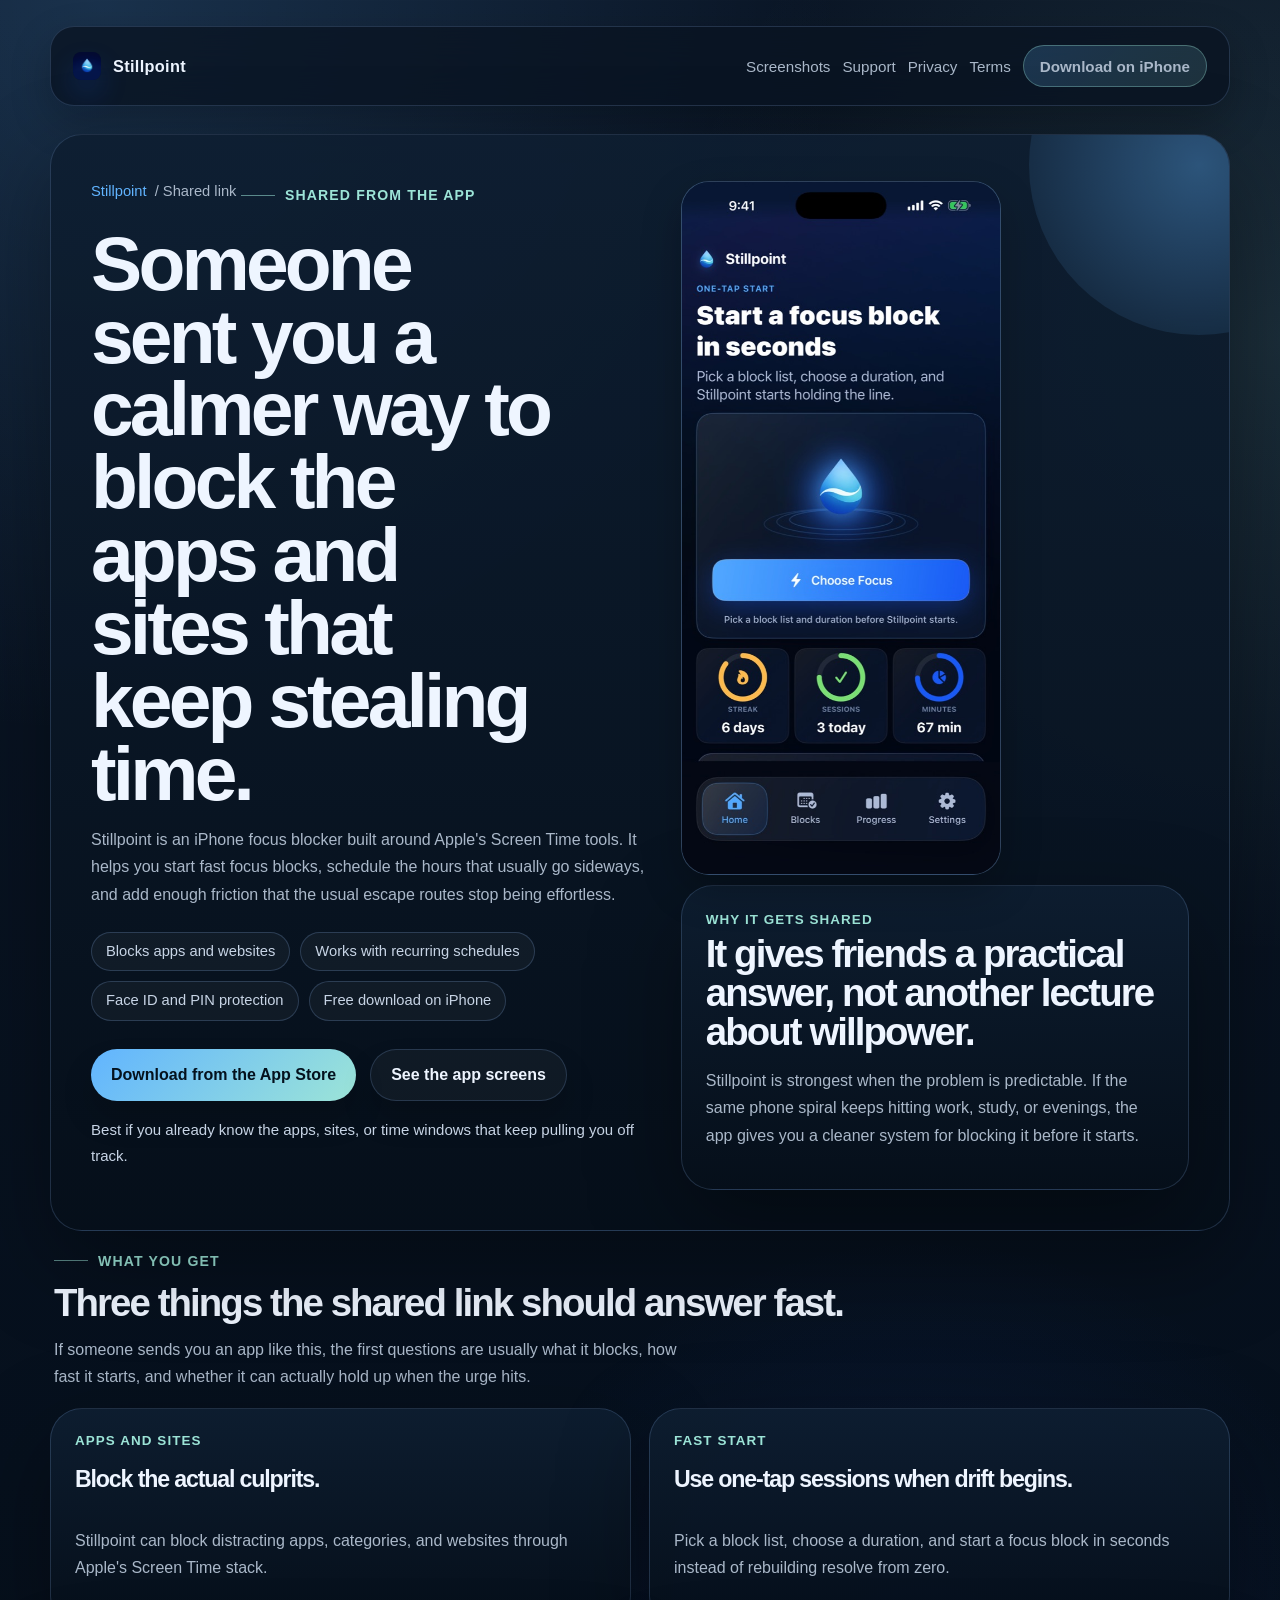
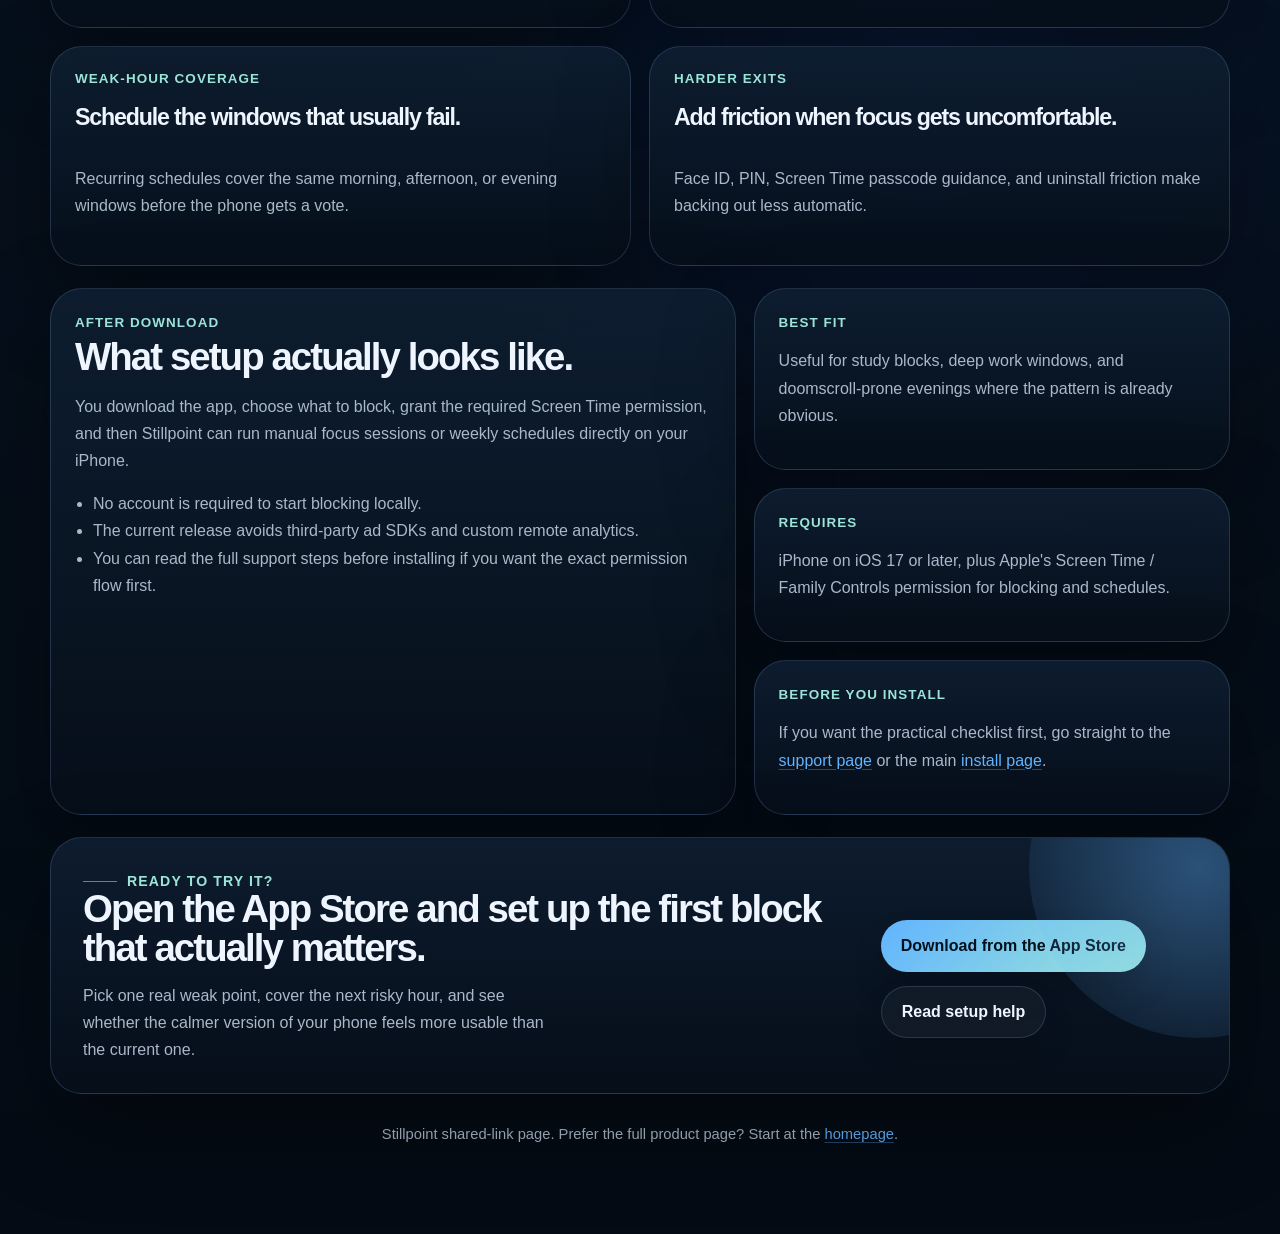
<file: shared/index.html>
<!DOCTYPE html>
<html lang="en">
<head>
  <meta charset="utf-8">
  <meta name="viewport" content="width=device-width, initial-scale=1">
  <title>Stillpoint | Shared iPhone Focus Blocker Link</title>
  <meta name="description" content="Someone shared Stillpoint with you because it helps block distracting apps and websites on iPhone, runs recurring focus schedules, and makes weak hours harder to reopen.">
  <meta name="apple-itunes-app" content="app-id=6763879455">
  <meta property="og:type" content="website">
  <meta property="og:site_name" content="Stillpoint">
  <meta property="og:title" content="Stillpoint | Shared iPhone Focus Blocker Link">
  <meta property="og:description" content="Someone shared Stillpoint because it helps block distracting apps and sites, cover weak hours, and make focus easier to keep.">
  <meta property="og:url" content="https://oscardowd.github.io/stillpoint-site/shared/">
  <meta property="og:image" content="https://oscardowd.github.io/stillpoint-site/assets/social/shared.jpg">
  <meta property="og:image:width" content="1200">
  <meta property="og:image:height" content="630">
  <meta property="og:image:alt" content="Stillpoint social card for shared links, focused on blocking distracting apps and sites on iPhone.">
  <meta name="twitter:card" content="summary_large_image">
  <meta name="twitter:title" content="Stillpoint | Shared iPhone Focus Blocker Link">
  <meta name="twitter:description" content="An iPhone focus blocker for the apps and websites that keep stealing the same hours.">
  <meta name="twitter:image" content="https://oscardowd.github.io/stillpoint-site/assets/social/shared.jpg">
  <link rel="canonical" href="https://oscardowd.github.io/stillpoint-site/shared/">
  <link rel="stylesheet" href="../styles.css">
</head>
<body>
  <div class="shell">
    <nav class="nav">
      <a class="brand" href="../">
        <img class="brand-image" src="../assets/brand/stillpoint-mark.png" alt="" width="28" height="28">
        <span>Stillpoint</span>
      </a>
      <div class="nav-links">
        <a href="../#screenshots">Screenshots</a>
        <a href="../support/">Support</a>
        <a href="../privacy/">Privacy</a>
        <a href="../terms/">Terms</a>
        <a class="nav-cta" href="https://apps.apple.com/app/id6763879455" target="_blank" rel="noreferrer">Download on iPhone</a>
      </div>
    </nav>

    <section class="page-hero">
      <div class="hero-grid">
        <div class="hero-copy">
          <div class="breadcrumb"><a href="../">Stillpoint</a> / Shared link</div>
          <div class="eyebrow">Shared from the app</div>
          <h1>Someone sent you a calmer way to block the apps and sites that keep stealing time.</h1>
          <p>Stillpoint is an iPhone focus blocker built around Apple's Screen Time tools. It helps you start fast focus blocks, schedule the hours that usually go sideways, and add enough friction that the usual escape routes stop being effortless.</p>

          <div class="hero-pills" aria-label="Stillpoint referral highlights">
            <span class="pill">Blocks apps and websites</span>
            <span class="pill">Works with recurring schedules</span>
            <span class="pill">Face ID and PIN protection</span>
            <span class="pill">Free download on iPhone</span>
          </div>

          <div class="button-row">
            <a class="button" href="https://apps.apple.com/app/id6763879455" target="_blank" rel="noreferrer">Download from the App Store</a>
            <a class="button-secondary" href="../#screenshots">See the app screens</a>
          </div>

          <p class="hero-meta">Best if you already know the apps, sites, or time windows that keep pulling you off track.</p>
        </div>

        <aside class="hero-aside">
          <div class="device-card device-card-featured page-shot">
            <img src="../assets/screenshots/home.jpg" alt="Stillpoint Home screen with a focus action, streak, sessions, and minutes stats." loading="eager" decoding="async" width="722" height="1562">
          </div>
          <div class="proof-card">
            <div class="muted-label">Why it gets shared</div>
            <h2>It gives friends a practical answer, not another lecture about willpower.</h2>
            <p>Stillpoint is strongest when the problem is predictable. If the same phone spiral keeps hitting work, study, or evenings, the app gives you a cleaner system for blocking it before it starts.</p>
          </div>
        </aside>
      </div>
    </section>

    <section class="section-block">
      <div class="section-heading">
        <div class="eyebrow">What you get</div>
        <h2>Three things the shared link should answer fast.</h2>
        <p>If someone sends you an app like this, the first questions are usually what it blocks, how fast it starts, and whether it can actually hold up when the urge hits.</p>
      </div>

      <div class="feature-grid">
        <article class="card feature-card">
          <div class="muted-label">Apps and sites</div>
          <h3>Block the actual culprits.</h3>
          <p>Stillpoint can block distracting apps, categories, and websites through Apple's Screen Time stack.</p>
        </article>
        <article class="card feature-card">
          <div class="muted-label">Fast start</div>
          <h3>Use one-tap sessions when drift begins.</h3>
          <p>Pick a block list, choose a duration, and start a focus block in seconds instead of rebuilding resolve from zero.</p>
        </article>
        <article class="card feature-card">
          <div class="muted-label">Weak-hour coverage</div>
          <h3>Schedule the windows that usually fail.</h3>
          <p>Recurring schedules cover the same morning, afternoon, or evening windows before the phone gets a vote.</p>
        </article>
        <article class="card feature-card">
          <div class="muted-label">Harder exits</div>
          <h3>Add friction when focus gets uncomfortable.</h3>
          <p>Face ID, PIN, Screen Time passcode guidance, and uninstall friction make backing out less automatic.</p>
        </article>
      </div>
    </section>

    <section class="section-block">
      <div class="content-grid">
        <article class="content-card">
          <div class="muted-label">After download</div>
          <h2>What setup actually looks like.</h2>
          <p>You download the app, choose what to block, grant the required Screen Time permission, and then Stillpoint can run manual focus sessions or weekly schedules directly on your iPhone.</p>
          <ul class="list">
            <li>No account is required to start blocking locally.</li>
            <li>The current release avoids third-party ad SDKs and custom remote analytics.</li>
            <li>You can read the full support steps before installing if you want the exact permission flow first.</li>
          </ul>
        </article>

        <aside class="stack">
          <article class="content-card">
            <div class="muted-label">Best fit</div>
            <p>Useful for study blocks, deep work windows, and doomscroll-prone evenings where the pattern is already obvious.</p>
          </article>
          <article class="content-card">
            <div class="muted-label">Requires</div>
            <p>iPhone on iOS 17 or later, plus Apple's Screen Time / Family Controls permission for blocking and schedules.</p>
          </article>
          <article class="content-card">
            <div class="muted-label">Before you install</div>
            <p>If you want the practical checklist first, go straight to the <a href="../support/">support page</a> or the main <a href="../">install page</a>.</p>
          </article>
        </aside>
      </div>
    </section>

    <section class="cta-band">
      <div>
        <div class="eyebrow">Ready to try it?</div>
        <h2>Open the App Store and set up the first block that actually matters.</h2>
        <p>Pick one real weak point, cover the next risky hour, and see whether the calmer version of your phone feels more usable than the current one.</p>
      </div>
      <div class="button-row">
        <a class="button" href="https://apps.apple.com/app/id6763879455" target="_blank" rel="noreferrer">Download from the App Store</a>
        <a class="button-secondary" href="../support/">Read setup help</a>
      </div>
    </section>

    <p class="footer">Stillpoint shared-link page. Prefer the full product page? Start at the <a href="../">homepage</a>.</p>
  </div>
</body>
</html>
</file>
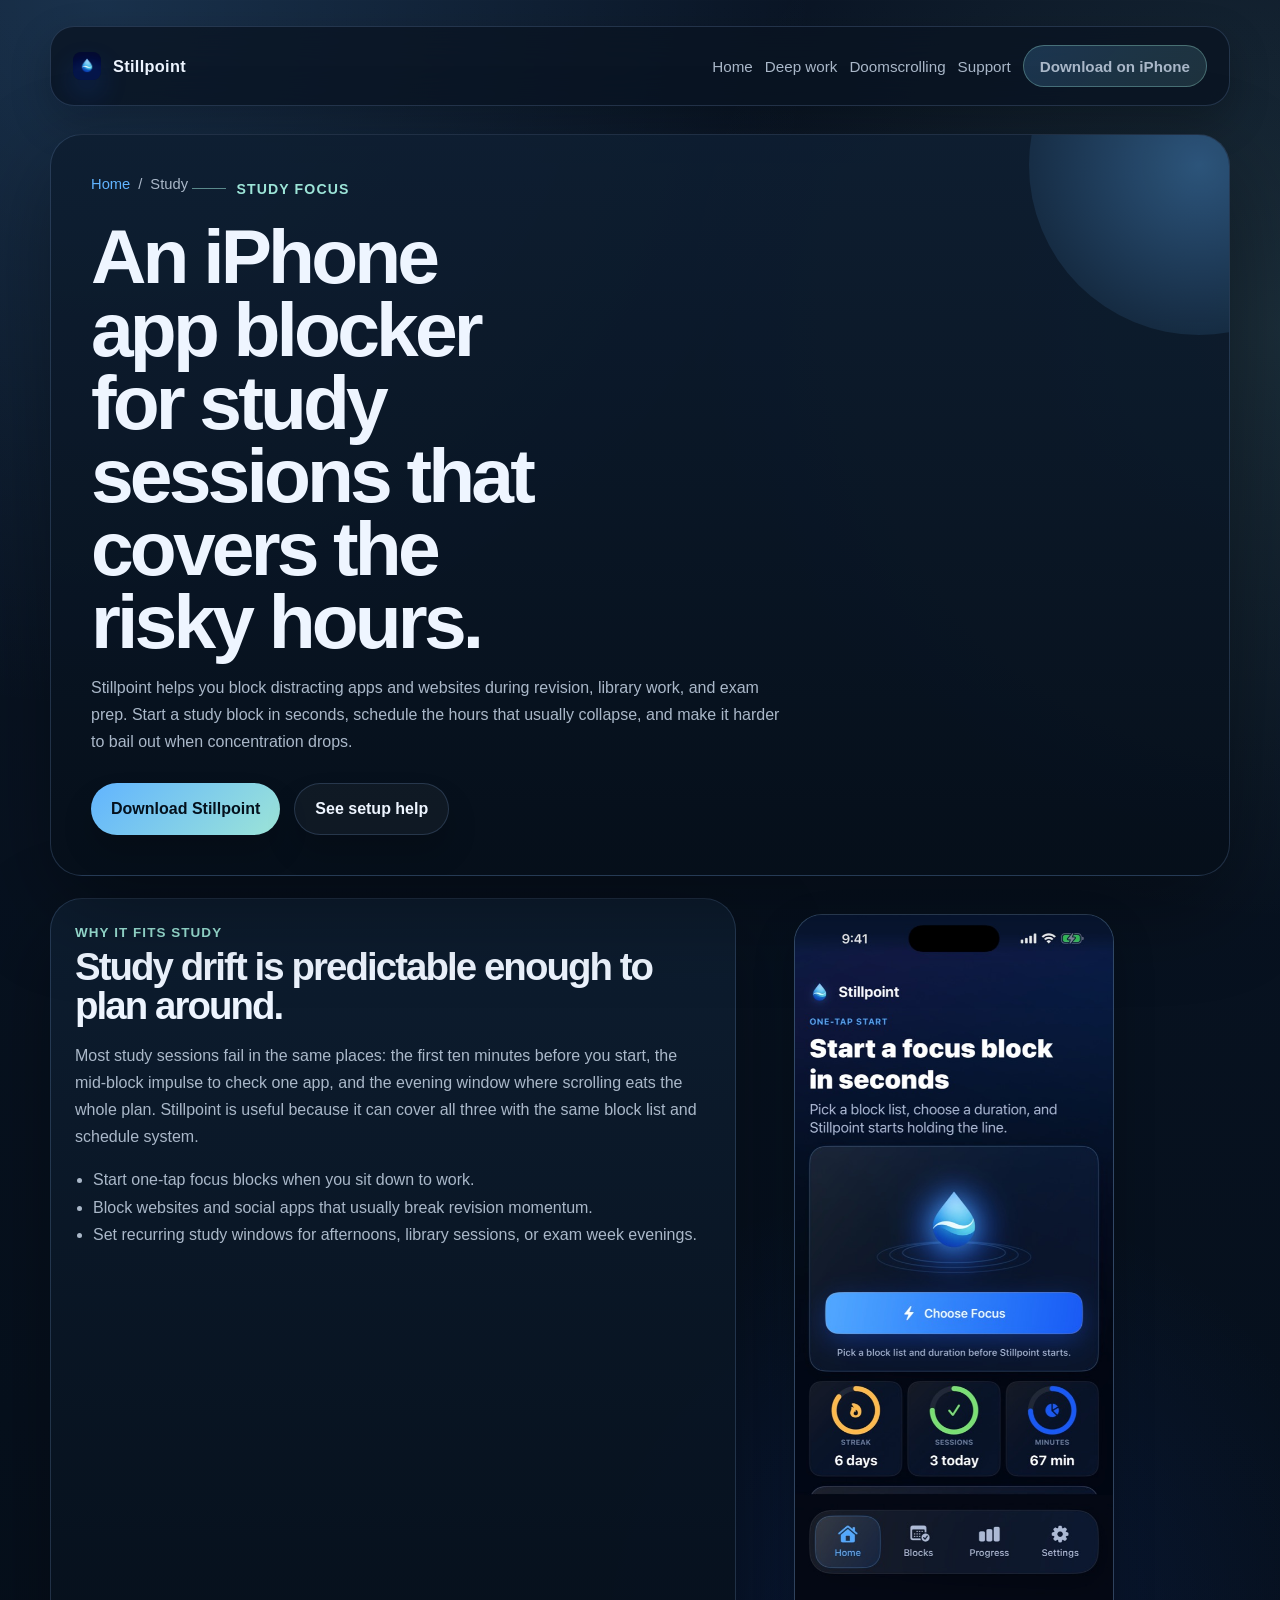
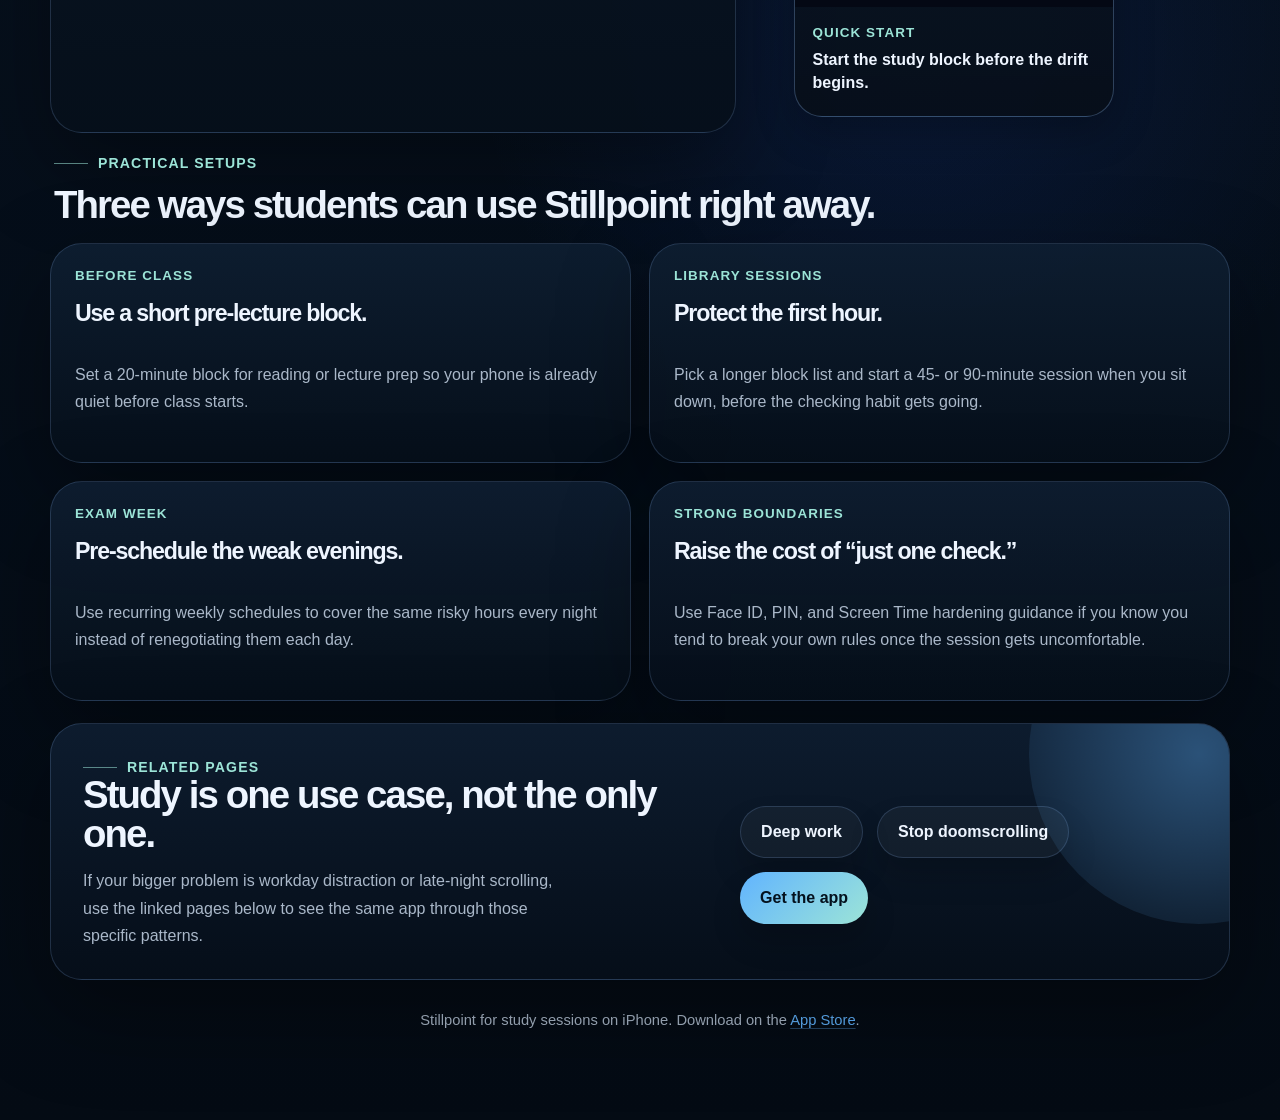
<file: study/index.html>
<!DOCTYPE html>
<html lang="en">
<head>
  <meta charset="utf-8">
  <meta name="viewport" content="width=device-width, initial-scale=1">
  <title>Stillpoint for Study | iPhone App Blocker for Revision and Exam Prep</title>
  <meta name="description" content="Use Stillpoint as an iPhone app blocker for study sessions, revision blocks, and exam prep. Block distracting apps and websites, then schedule your weak hours ahead of time.">
  <meta name="apple-itunes-app" content="app-id=6763879455">
  <meta property="og:type" content="website">
  <meta property="og:site_name" content="Stillpoint">
  <meta property="og:title" content="Stillpoint for Study | iPhone App Blocker for Revision and Exam Prep">
  <meta property="og:description" content="Use Stillpoint as an iPhone app blocker for study sessions, revision blocks, and exam prep.">
  <meta property="og:url" content="https://oscardowd.github.io/stillpoint-site/study/">
  <meta property="og:image" content="https://oscardowd.github.io/stillpoint-site/assets/social/study.jpg">
  <meta property="og:image:width" content="1200">
  <meta property="og:image:height" content="630">
  <meta property="og:image:alt" content="Stillpoint study social card for revision blocks and library sessions.">
  <meta name="twitter:card" content="summary_large_image">
  <meta name="twitter:title" content="Stillpoint for Study | iPhone App Blocker for Revision and Exam Prep">
  <meta name="twitter:description" content="Block distracting apps and websites during revision, library work, and exam prep.">
  <meta name="twitter:image" content="https://oscardowd.github.io/stillpoint-site/assets/social/study.jpg">
  <link rel="canonical" href="https://oscardowd.github.io/stillpoint-site/study/">
  <link rel="stylesheet" href="../styles.css">
</head>
<body>
  <div class="shell">
    <nav class="nav">
      <a class="brand" href="../">
        <img class="brand-image" src="../assets/brand/stillpoint-mark.png" alt="" width="28" height="28">
        <span>Stillpoint</span>
      </a>
      <div class="nav-links">
        <a href="../">Home</a>
        <a href="../deep-work/">Deep work</a>
        <a href="../doomscrolling/">Doomscrolling</a>
        <a href="../support/">Support</a>
        <a class="nav-cta" href="https://apps.apple.com/app/id6763879455" target="_blank" rel="noreferrer">Download on iPhone</a>
      </div>
    </nav>

    <section class="page-hero">
      <div class="hero-copy">
        <div class="breadcrumb"><a href="../">Home</a> / <span>Study</span></div>
        <div class="eyebrow">Study focus</div>
        <h1>An iPhone app blocker for study sessions that covers the risky hours.</h1>
        <p>Stillpoint helps you block distracting apps and websites during revision, library work, and exam prep. Start a study block in seconds, schedule the hours that usually collapse, and make it harder to bail out when concentration drops.</p>
        <div class="button-row">
          <a class="button" href="https://apps.apple.com/app/id6763879455" target="_blank" rel="noreferrer">Download Stillpoint</a>
          <a class="button-secondary" href="../support/">See setup help</a>
        </div>
      </div>
    </section>

    <section class="content-grid section-block">
      <article class="content-card">
        <div class="muted-label">Why it fits study</div>
        <h2>Study drift is predictable enough to plan around.</h2>
        <p>Most study sessions fail in the same places: the first ten minutes before you start, the mid-block impulse to check one app, and the evening window where scrolling eats the whole plan. Stillpoint is useful because it can cover all three with the same block list and schedule system.</p>
        <ul class="list">
          <li>Start one-tap focus blocks when you sit down to work.</li>
          <li>Block websites and social apps that usually break revision momentum.</li>
          <li>Set recurring study windows for afternoons, library sessions, or exam week evenings.</li>
        </ul>
      </article>

      <aside class="stack">
        <figure class="shot-card page-shot">
          <img src="../assets/screenshots/home.jpg" alt="Stillpoint Home screen showing a focus block action and weekly stats." decoding="async" width="722" height="1562">
          <figcaption>
            <span class="muted-label">Quick start</span>
            <strong>Start the study block before the drift begins.</strong>
          </figcaption>
        </figure>
      </aside>
    </section>

    <section class="section-block">
      <div class="section-heading">
        <div class="eyebrow">Practical setups</div>
        <h2>Three ways students can use Stillpoint right away.</h2>
      </div>

      <div class="feature-grid">
        <article class="card feature-card">
          <div class="muted-label">Before class</div>
          <h3>Use a short pre-lecture block.</h3>
          <p>Set a 20-minute block for reading or lecture prep so your phone is already quiet before class starts.</p>
        </article>
        <article class="card feature-card">
          <div class="muted-label">Library sessions</div>
          <h3>Protect the first hour.</h3>
          <p>Pick a longer block list and start a 45- or 90-minute session when you sit down, before the checking habit gets going.</p>
        </article>
        <article class="card feature-card">
          <div class="muted-label">Exam week</div>
          <h3>Pre-schedule the weak evenings.</h3>
          <p>Use recurring weekly schedules to cover the same risky hours every night instead of renegotiating them each day.</p>
        </article>
        <article class="card feature-card">
          <div class="muted-label">Strong boundaries</div>
          <h3>Raise the cost of “just one check.”</h3>
          <p>Use Face ID, PIN, and Screen Time hardening guidance if you know you tend to break your own rules once the session gets uncomfortable.</p>
        </article>
      </div>
    </section>

    <section class="cta-band">
      <div>
        <div class="eyebrow">Related pages</div>
        <h2>Study is one use case, not the only one.</h2>
        <p>If your bigger problem is workday distraction or late-night scrolling, use the linked pages below to see the same app through those specific patterns.</p>
      </div>
      <div class="button-row">
        <a class="button-secondary" href="../deep-work/">Deep work</a>
        <a class="button-secondary" href="../doomscrolling/">Stop doomscrolling</a>
        <a class="button" href="https://apps.apple.com/app/id6763879455" target="_blank" rel="noreferrer">Get the app</a>
      </div>
    </section>

    <p class="footer">Stillpoint for study sessions on iPhone. Download on the <a href="https://apps.apple.com/app/id6763879455" target="_blank" rel="noreferrer">App Store</a>.</p>
  </div>
</body>
</html>
</file>
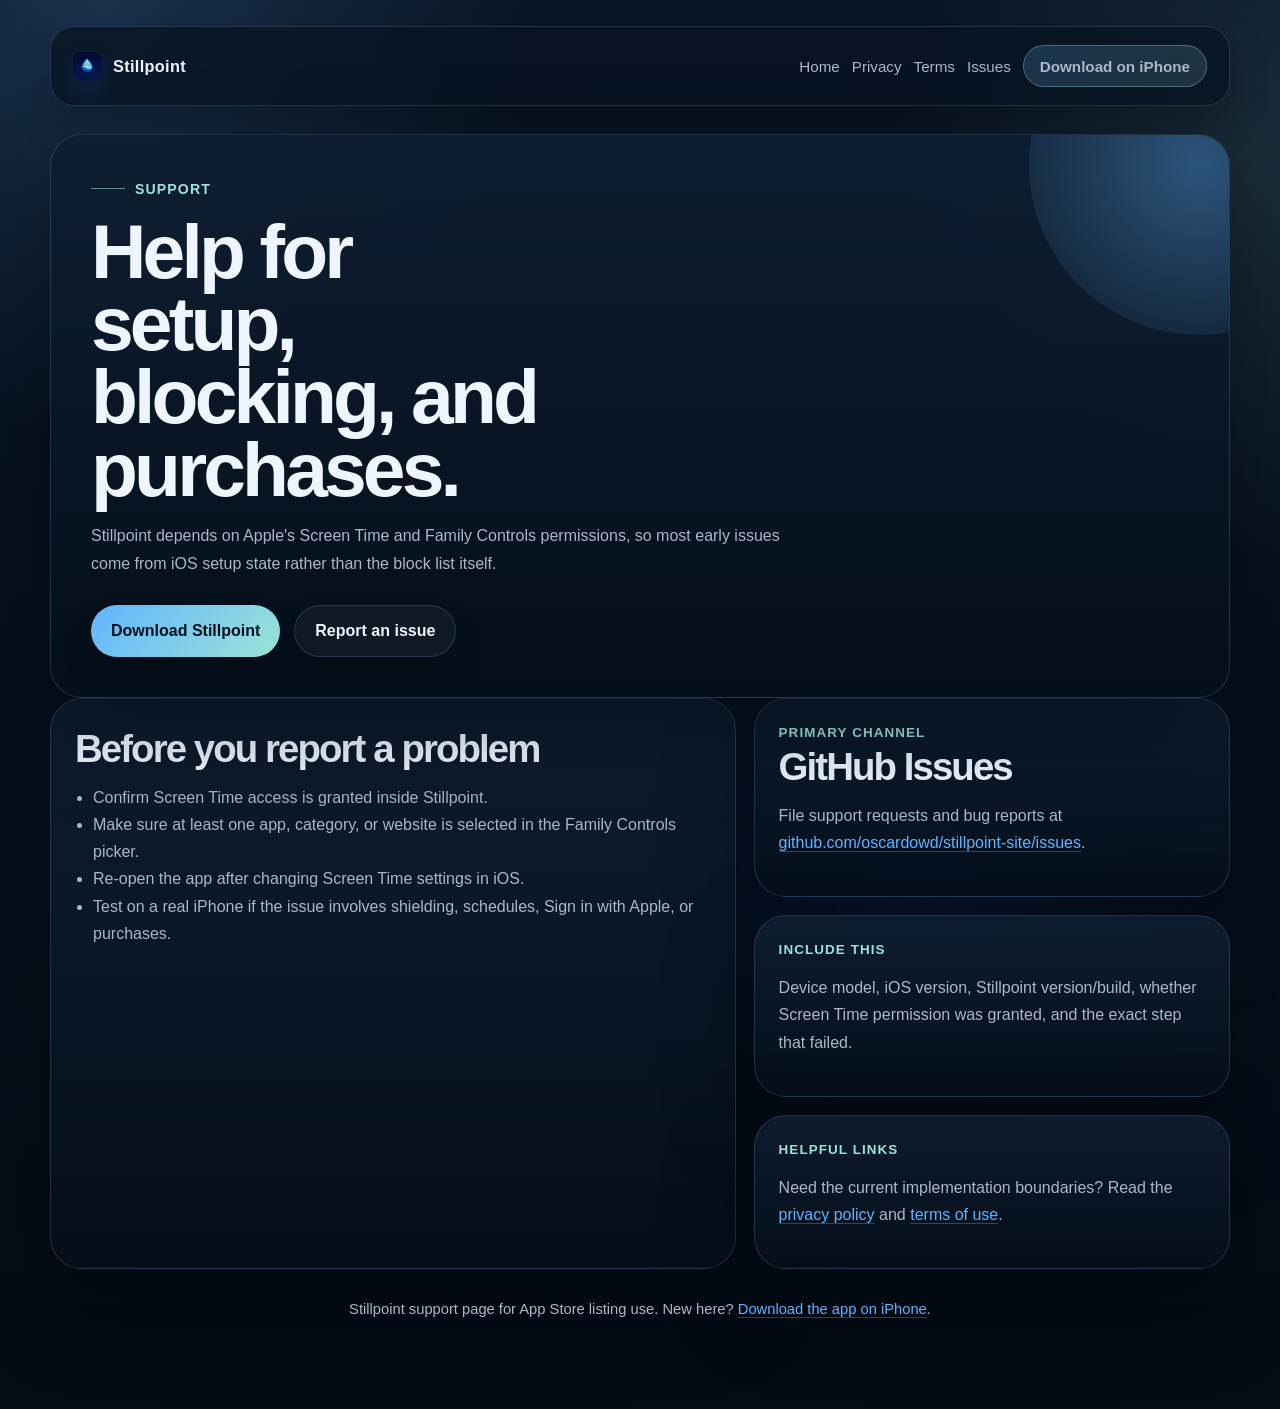
<file: support/index.html>
<!DOCTYPE html>
<html lang="en">
<head>
  <meta charset="utf-8">
  <meta name="viewport" content="width=device-width, initial-scale=1">
  <title>Stillpoint Support</title>
  <meta name="description" content="Support for the Stillpoint iPhone focus blocker, including setup help for Screen Time, schedules, and purchases.">
  <meta name="apple-itunes-app" content="app-id=6763879455">
  <link rel="canonical" href="https://oscardowd.github.io/stillpoint-site/support/">
  <link rel="stylesheet" href="../styles.css">
</head>
<body>
  <div class="shell">
    <nav class="nav">
      <a class="brand" href="../">
        <img class="brand-image" src="../assets/brand/stillpoint-mark.png" alt="" width="28" height="28">
        <span>Stillpoint</span>
      </a>
      <div class="nav-links">
        <a href="../">Home</a>
        <a href="../privacy/">Privacy</a>
        <a href="../terms/">Terms</a>
        <a href="https://github.com/oscardowd/stillpoint-site/issues" target="_blank" rel="noreferrer">Issues</a>
        <a class="nav-cta" href="https://apps.apple.com/app/id6763879455" target="_blank" rel="noreferrer">Download on iPhone</a>
      </div>
    </nav>

    <section class="page-hero">
      <div class="eyebrow">Support</div>
      <div class="hero-copy">
        <h1>Help for setup, blocking, and purchases.</h1>
        <p>Stillpoint depends on Apple's Screen Time and Family Controls permissions, so most early issues come from iOS setup state rather than the block list itself.</p>
        <div class="button-row">
          <a class="button" href="https://apps.apple.com/app/id6763879455" target="_blank" rel="noreferrer">Download Stillpoint</a>
          <a class="button-secondary" href="https://github.com/oscardowd/stillpoint-site/issues" target="_blank" rel="noreferrer">Report an issue</a>
        </div>
      </div>
    </section>

    <section class="content-grid">
      <article class="content-card">
        <h2>Before you report a problem</h2>
        <ul class="list">
          <li>Confirm Screen Time access is granted inside Stillpoint.</li>
          <li>Make sure at least one app, category, or website is selected in the Family Controls picker.</li>
          <li>Re-open the app after changing Screen Time settings in iOS.</li>
          <li>Test on a real iPhone if the issue involves shielding, schedules, Sign in with Apple, or purchases.</li>
        </ul>
      </article>

      <aside class="stack">
        <article class="content-card">
          <div class="muted-label">Primary channel</div>
          <h2>GitHub Issues</h2>
          <p>File support requests and bug reports at <a href="https://github.com/oscardowd/stillpoint-site/issues" target="_blank" rel="noreferrer">github.com/oscardowd/stillpoint-site/issues</a>.</p>
        </article>
        <article class="content-card">
          <div class="muted-label">Include this</div>
          <p>Device model, iOS version, Stillpoint version/build, whether Screen Time permission was granted, and the exact step that failed.</p>
        </article>
        <article class="content-card">
          <div class="muted-label">Helpful links</div>
          <p>Need the current implementation boundaries? Read the <a href="../privacy/">privacy policy</a> and <a href="../terms/">terms of use</a>.</p>
        </article>
      </aside>
    </section>

    <p class="footer">Stillpoint support page for App Store listing use. New here? <a href="https://apps.apple.com/app/id6763879455" target="_blank" rel="noreferrer">Download the app on iPhone</a>.</p>
  </div>
</body>
</html>
</file>
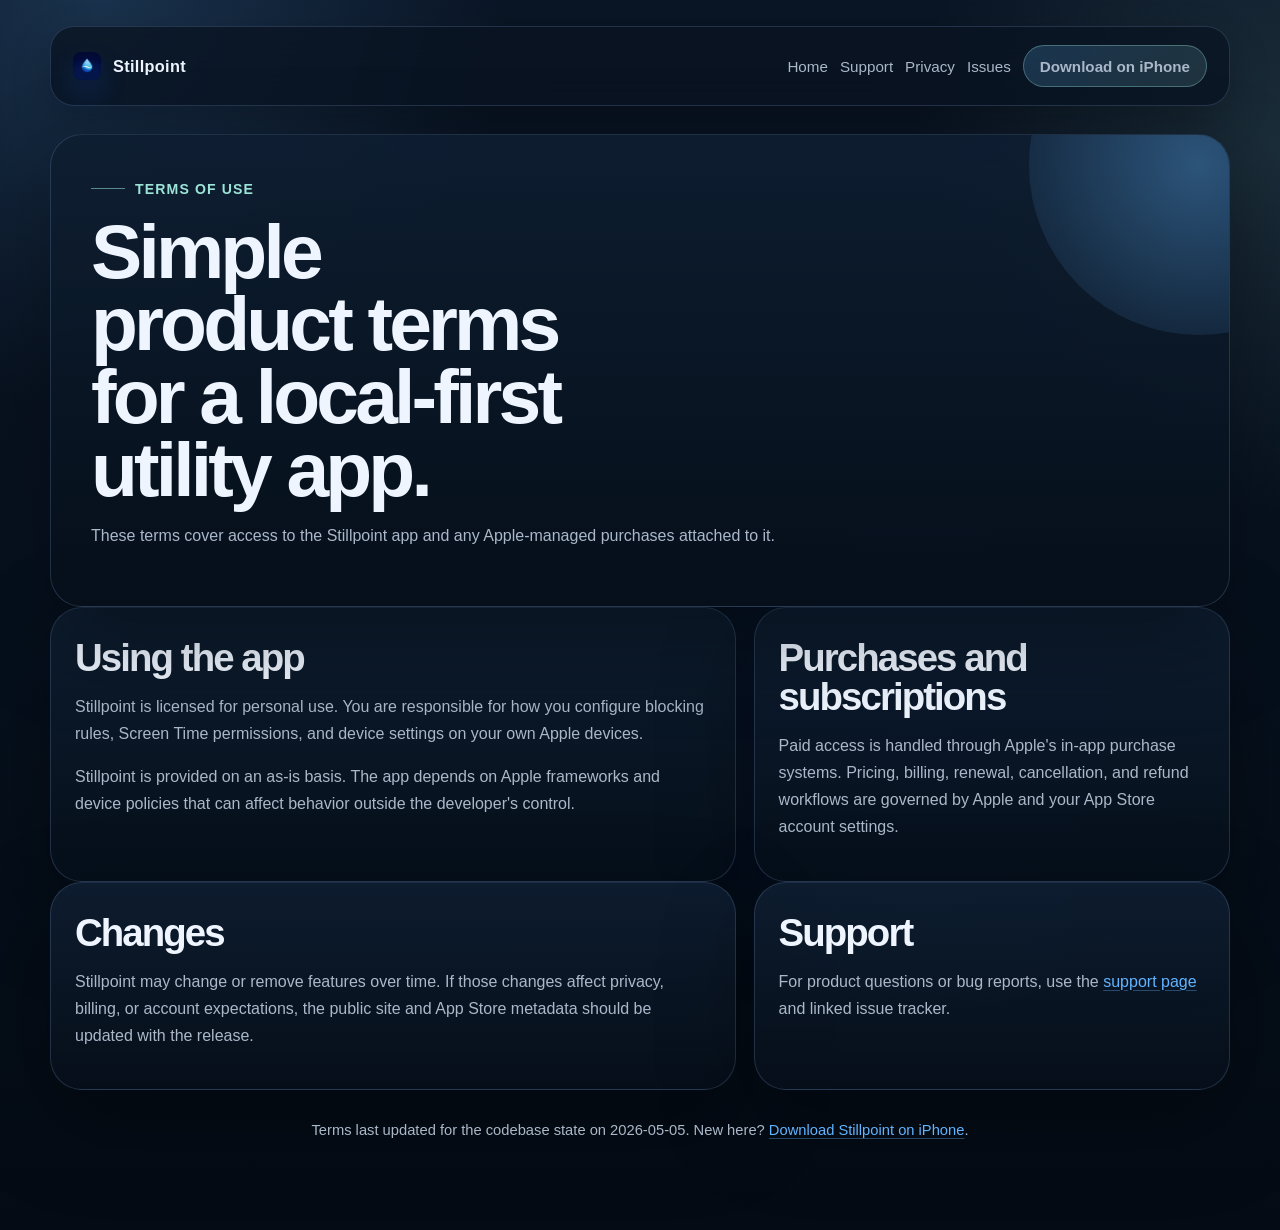
<file: terms/index.html>
<!DOCTYPE html>
<html lang="en">
<head>
  <meta charset="utf-8">
  <meta name="viewport" content="width=device-width, initial-scale=1">
  <title>Stillpoint Terms of Use</title>
  <meta name="description" content="Terms of use for the Stillpoint iPhone app and any Apple-managed purchases attached to it.">
  <meta name="apple-itunes-app" content="app-id=6763879455">
  <link rel="canonical" href="https://oscardowd.github.io/stillpoint-site/terms/">
  <link rel="stylesheet" href="../styles.css">
</head>
<body>
  <div class="shell">
    <nav class="nav">
      <a class="brand" href="../">
        <img class="brand-image" src="../assets/brand/stillpoint-mark.png" alt="" width="28" height="28">
        <span>Stillpoint</span>
      </a>
      <div class="nav-links">
        <a href="../">Home</a>
        <a href="../support/">Support</a>
        <a href="../privacy/">Privacy</a>
        <a href="https://github.com/oscardowd/stillpoint-site/issues" target="_blank" rel="noreferrer">Issues</a>
        <a class="nav-cta" href="https://apps.apple.com/app/id6763879455" target="_blank" rel="noreferrer">Download on iPhone</a>
      </div>
    </nav>

    <section class="page-hero">
      <div class="eyebrow">Terms of Use</div>
      <div class="hero-copy">
        <h1>Simple product terms for a local-first utility app.</h1>
        <p>These terms cover access to the Stillpoint app and any Apple-managed purchases attached to it.</p>
      </div>
    </section>

    <section class="content-grid">
      <article class="content-card">
        <h2>Using the app</h2>
        <p>Stillpoint is licensed for personal use. You are responsible for how you configure blocking rules, Screen Time permissions, and device settings on your own Apple devices.</p>
        <p>Stillpoint is provided on an as-is basis. The app depends on Apple frameworks and device policies that can affect behavior outside the developer's control.</p>
      </article>

      <article class="content-card">
        <h2>Purchases and subscriptions</h2>
        <p>Paid access is handled through Apple's in-app purchase systems. Pricing, billing, renewal, cancellation, and refund workflows are governed by Apple and your App Store account settings.</p>
      </article>
    </section>

    <section class="content-grid">
      <article class="content-card">
        <h2>Changes</h2>
        <p>Stillpoint may change or remove features over time. If those changes affect privacy, billing, or account expectations, the public site and App Store metadata should be updated with the release.</p>
      </article>

      <article class="content-card">
        <h2>Support</h2>
        <p>For product questions or bug reports, use the <a href="../support/">support page</a> and linked issue tracker.</p>
      </article>
    </section>

    <p class="footer">Terms last updated for the codebase state on 2026-05-05. New here? <a href="https://apps.apple.com/app/id6763879455" target="_blank" rel="noreferrer">Download Stillpoint on iPhone</a>.</p>
  </div>
</body>
</html>
</file>
<file: styles.css>
:root {
  --bg: #06101d;
  --bg-deep: #040b14;
  --panel: rgba(11, 23, 39, 0.82);
  --panel-strong: rgba(8, 18, 31, 0.94);
  --panel-soft: rgba(17, 34, 57, 0.72);
  --line: rgba(149, 193, 255, 0.18);
  --line-strong: rgba(149, 193, 255, 0.28);
  --text: #eef5ff;
  --muted: #aab8c9;
  --muted-strong: #c7d4e5;
  --accent: #61b4ff;
  --accent-strong: #9ce4d7;
  --accent-deep: #245dff;
  --success: #88e66c;
  --warm: #ffd27a;
  --shadow: 0 32px 90px rgba(0, 0, 0, 0.34);
  --shadow-soft: 0 16px 40px rgba(0, 0, 0, 0.24);
}

* {
  box-sizing: border-box;
}

html {
  color-scheme: dark;
  scroll-behavior: smooth;
}

body {
  margin: 0;
  min-height: 100vh;
  font-family: "Avenir Next", "SF Pro Display", "Segoe UI", sans-serif;
  color: var(--text);
  background:
    radial-gradient(circle at 8% 0%, rgba(97, 180, 255, 0.18), transparent 24%),
    radial-gradient(circle at 100% 12%, rgba(156, 228, 215, 0.12), transparent 22%),
    radial-gradient(circle at 72% 60%, rgba(36, 93, 255, 0.12), transparent 24%),
    linear-gradient(180deg, #0a1525 0%, var(--bg) 52%, var(--bg-deep) 100%);
}

a {
  color: inherit;
}

p a,
li a {
  color: var(--accent);
  text-decoration-color: rgba(97, 180, 255, 0.34);
  text-underline-offset: 0.18em;
}

p a:hover,
li a:hover,
p a:focus-visible,
li a:focus-visible {
  color: var(--accent-strong);
}

img {
  display: block;
  max-width: 100%;
}

.shell {
  width: min(1180px, calc(100% - 32px));
  margin: 0 auto;
  padding: 26px 0 72px;
}

.nav {
  display: flex;
  align-items: center;
  justify-content: space-between;
  gap: 24px;
  padding: 18px 22px;
  border: 1px solid var(--line);
  border-radius: 24px;
  background: rgba(10, 20, 34, 0.78);
  backdrop-filter: blur(18px);
  box-shadow: var(--shadow-soft);
}

.brand {
  display: inline-flex;
  align-items: center;
  gap: 12px;
  font-size: 1.02rem;
  font-weight: 700;
  letter-spacing: 0.02em;
  text-decoration: none;
}

.brand-image {
  width: 28px;
  height: 28px;
  border-radius: 8px;
  box-shadow: 0 14px 28px rgba(36, 93, 255, 0.18);
}

.nav-links {
  display: flex;
  flex-wrap: wrap;
  align-items: center;
  justify-content: flex-end;
  gap: 12px;
}

.nav-links a {
  color: var(--muted);
  font-size: 0.95rem;
  text-decoration: none;
}

.nav-links a:hover,
.nav-links a:focus-visible {
  color: var(--text);
}

.nav-cta {
  display: inline-flex;
  align-items: center;
  justify-content: center;
  min-height: 42px;
  padding: 0 16px;
  border-radius: 999px;
  border: 1px solid rgba(156, 228, 215, 0.34);
  background: linear-gradient(135deg, rgba(97, 180, 255, 0.2), rgba(156, 228, 215, 0.14));
  color: var(--text);
  font-weight: 700;
}

.hero,
.page-hero,
.card,
.content-card,
.proof-card,
.cta-band,
.trust-strip {
  border: 1px solid var(--line);
  border-radius: 32px;
  background: linear-gradient(180deg, rgba(14, 30, 49, 0.92), rgba(6, 15, 26, 0.92));
  box-shadow: var(--shadow);
}

.hero,
.page-hero {
  margin-top: 28px;
  padding: 40px;
  position: relative;
  overflow: hidden;
}

.hero::after,
.page-hero::after,
.cta-band::after {
  content: "";
  position: absolute;
  right: -140px;
  top: -140px;
  width: 340px;
  height: 340px;
  border-radius: 50%;
  background: radial-gradient(circle, rgba(97, 180, 255, 0.36), rgba(97, 180, 255, 0));
  pointer-events: none;
}

.hero-home::before {
  content: "";
  position: absolute;
  inset: auto auto 16px 16px;
  width: 180px;
  height: 180px;
  border-radius: 50%;
  background: radial-gradient(circle, rgba(36, 93, 255, 0.18), rgba(36, 93, 255, 0));
  filter: blur(10px);
  pointer-events: none;
}

.hero-grid {
  display: grid;
  grid-template-columns: minmax(0, 1.05fr) minmax(320px, 0.95fr);
  gap: 28px;
  align-items: center;
}

.hero-copy {
  max-width: 700px;
  position: relative;
  z-index: 1;
}

.hero-aside {
  position: relative;
  z-index: 1;
  display: grid;
  gap: 16px;
}

.eyebrow {
  display: inline-flex;
  align-items: center;
  gap: 10px;
  color: var(--accent-strong);
  font-size: 0.88rem;
  font-weight: 700;
  letter-spacing: 0.08em;
  text-transform: uppercase;
}

.eyebrow::before {
  content: "";
  width: 34px;
  height: 1px;
  background: rgba(156, 228, 215, 0.55);
}

h1,
h2,
h3 {
  margin: 0;
  letter-spacing: -0.05em;
}

h1 {
  margin-top: 18px;
  max-width: 11ch;
  font-size: clamp(3rem, 6vw, 5.2rem);
  line-height: 0.95;
}

h2 {
  font-size: clamp(1.9rem, 3vw, 3rem);
  line-height: 1.02;
}

h3 {
  font-size: 1.45rem;
  line-height: 1.1;
}

p,
li {
  color: var(--muted);
  line-height: 1.7;
  font-size: 1rem;
}

.hero p {
  max-width: 62ch;
  margin: 18px 0 0;
  font-size: 1.05rem;
}

.hero-pills {
  display: flex;
  flex-wrap: wrap;
  gap: 10px;
  margin-top: 24px;
}

.pill {
  padding: 10px 14px;
  border: 1px solid rgba(149, 193, 255, 0.2);
  border-radius: 999px;
  background: rgba(255, 255, 255, 0.04);
  color: var(--muted-strong);
  font-size: 0.92rem;
  line-height: 1.2;
}

.button-row {
  display: flex;
  flex-wrap: wrap;
  gap: 14px;
  margin-top: 28px;
}

.button,
.button-secondary {
  display: inline-flex;
  align-items: center;
  justify-content: center;
  gap: 10px;
  min-height: 52px;
  padding: 0 20px;
  border-radius: 999px;
  text-decoration: none;
  font-weight: 700;
  box-shadow: 0 18px 30px rgba(0, 0, 0, 0.18);
}

.button {
  background: linear-gradient(135deg, var(--accent), var(--accent-strong));
  color: #04111d;
}

.button-secondary {
  border: 1px solid var(--line);
  color: var(--text);
  background: rgba(255, 255, 255, 0.04);
}

.hero-meta {
  margin-top: 16px;
  color: var(--muted-strong);
  font-size: 0.94rem;
}

.device-card,
.shot-card {
  border: 1px solid var(--line-strong);
  border-radius: 28px;
  background: linear-gradient(180deg, rgba(16, 33, 55, 0.92), rgba(7, 15, 26, 0.96));
  overflow: hidden;
  box-shadow: var(--shadow-soft);
}

.device-card img,
.shot-card img {
  width: 100%;
  height: auto;
}

.device-card-featured {
  transform: translateY(6px);
}

.proof-card,
.card,
.content-card {
  padding: 24px;
}

.muted-label {
  display: inline-block;
  font-size: 0.84rem;
  font-weight: 700;
  letter-spacing: 0.08em;
  text-transform: uppercase;
  color: var(--accent-strong);
}

.trust-strip {
  display: grid;
  grid-template-columns: repeat(3, minmax(0, 1fr));
  gap: 18px;
  margin-top: 22px;
  padding: 20px 24px;
}

.trust-item {
  display: grid;
  gap: 8px;
}

.trust-kicker {
  color: var(--accent);
  font-size: 0.9rem;
  font-weight: 700;
}

.trust-item strong {
  color: var(--text);
  font-size: 1rem;
  line-height: 1.45;
}

.section-block {
  margin-top: 22px;
}

.section-heading {
  display: grid;
  gap: 14px;
  margin-bottom: 18px;
  padding: 0 4px;
}

.section-heading p {
  max-width: 70ch;
  margin: 0;
}

.feature-grid {
  display: grid;
  grid-template-columns: repeat(2, minmax(0, 1fr));
  gap: 18px;
}

.feature-card {
  display: grid;
  gap: 12px;
  min-height: 220px;
}

.showcase-grid {
  display: grid;
  grid-template-columns: repeat(4, minmax(0, 1fr));
  gap: 18px;
}

.card-link {
  display: block;
  color: inherit;
  text-decoration: none;
}

.card-link:hover .link-card,
.card-link:focus-visible .link-card {
  border-color: rgba(156, 228, 215, 0.34);
  transform: translateY(-2px);
}

.link-card {
  display: grid;
  gap: 12px;
  min-height: 220px;
  transition: transform 160ms ease, border-color 160ms ease;
}

.link-card .link-card-foot {
  display: inline-flex;
  align-items: center;
  gap: 8px;
  margin-top: auto;
  color: var(--accent);
  font-weight: 700;
}

.breadcrumb {
  display: inline-flex;
  flex-wrap: wrap;
  gap: 8px;
  margin-bottom: 10px;
  color: var(--muted);
  font-size: 0.92rem;
}

.breadcrumb a {
  color: var(--accent);
  text-decoration: none;
}

.page-shot {
  max-width: 320px;
}

.shot-card figcaption {
  display: grid;
  gap: 8px;
  padding: 18px 18px 22px;
}

.shot-card strong {
  color: var(--text);
  font-size: 1rem;
  line-height: 1.45;
}

.content-grid {
  display: grid;
  grid-template-columns: minmax(0, 1.18fr) minmax(300px, 0.82fr);
  gap: 18px;
}

.stack {
  display: grid;
  gap: 18px;
}

.list {
  margin: 16px 0 0;
  padding-left: 18px;
}

.faq-grid {
  display: grid;
  grid-template-columns: repeat(2, minmax(0, 1fr));
  gap: 18px;
}

.faq-card {
  display: grid;
  gap: 12px;
}

.faq-card h3,
.content-card h2,
.proof-card h2 {
  margin-top: 6px;
}

.cta-band {
  position: relative;
  display: flex;
  align-items: center;
  justify-content: space-between;
  gap: 24px;
  margin-top: 22px;
  padding: 30px 32px;
  overflow: hidden;
}

.cta-band p {
  max-width: 54ch;
  margin: 14px 0 0;
}

.footer {
  margin-top: 28px;
  color: var(--muted);
  font-size: 0.92rem;
  text-align: center;
}

.footer a {
  color: var(--accent);
}

@media (max-width: 1080px) {
  .hero-grid,
  .content-grid {
    grid-template-columns: 1fr;
  }

  .showcase-grid {
    grid-template-columns: repeat(2, minmax(0, 1fr));
  }
}

@media (max-width: 860px) {
  .shell {
    width: min(100%, calc(100% - 24px));
    padding-top: 18px;
    padding-bottom: 52px;
  }

  .nav {
    align-items: flex-start;
    flex-direction: column;
  }

  .nav-links {
    justify-content: flex-start;
  }

  .hero,
  .page-hero,
  .card,
  .content-card,
  .proof-card,
  .cta-band,
  .trust-strip {
    border-radius: 26px;
  }

  .hero,
  .page-hero {
    padding: 28px 24px;
  }

  .feature-grid,
  .faq-grid,
  .showcase-grid,
  .trust-strip {
    grid-template-columns: 1fr;
  }

  .cta-band {
    flex-direction: column;
    align-items: flex-start;
    padding: 28px 24px;
  }
}

@media (max-width: 640px) {
  h1 {
    max-width: 10ch;
    font-size: clamp(2.5rem, 12vw, 3.5rem);
  }

  h2 {
    font-size: 1.8rem;
  }

  h3 {
    font-size: 1.3rem;
  }

  .button,
  .button-secondary,
  .nav-cta {
    width: 100%;
  }

  .button-row {
    width: 100%;
  }

  .button-row > * {
    flex: 1 1 100%;
  }
}
</file>
